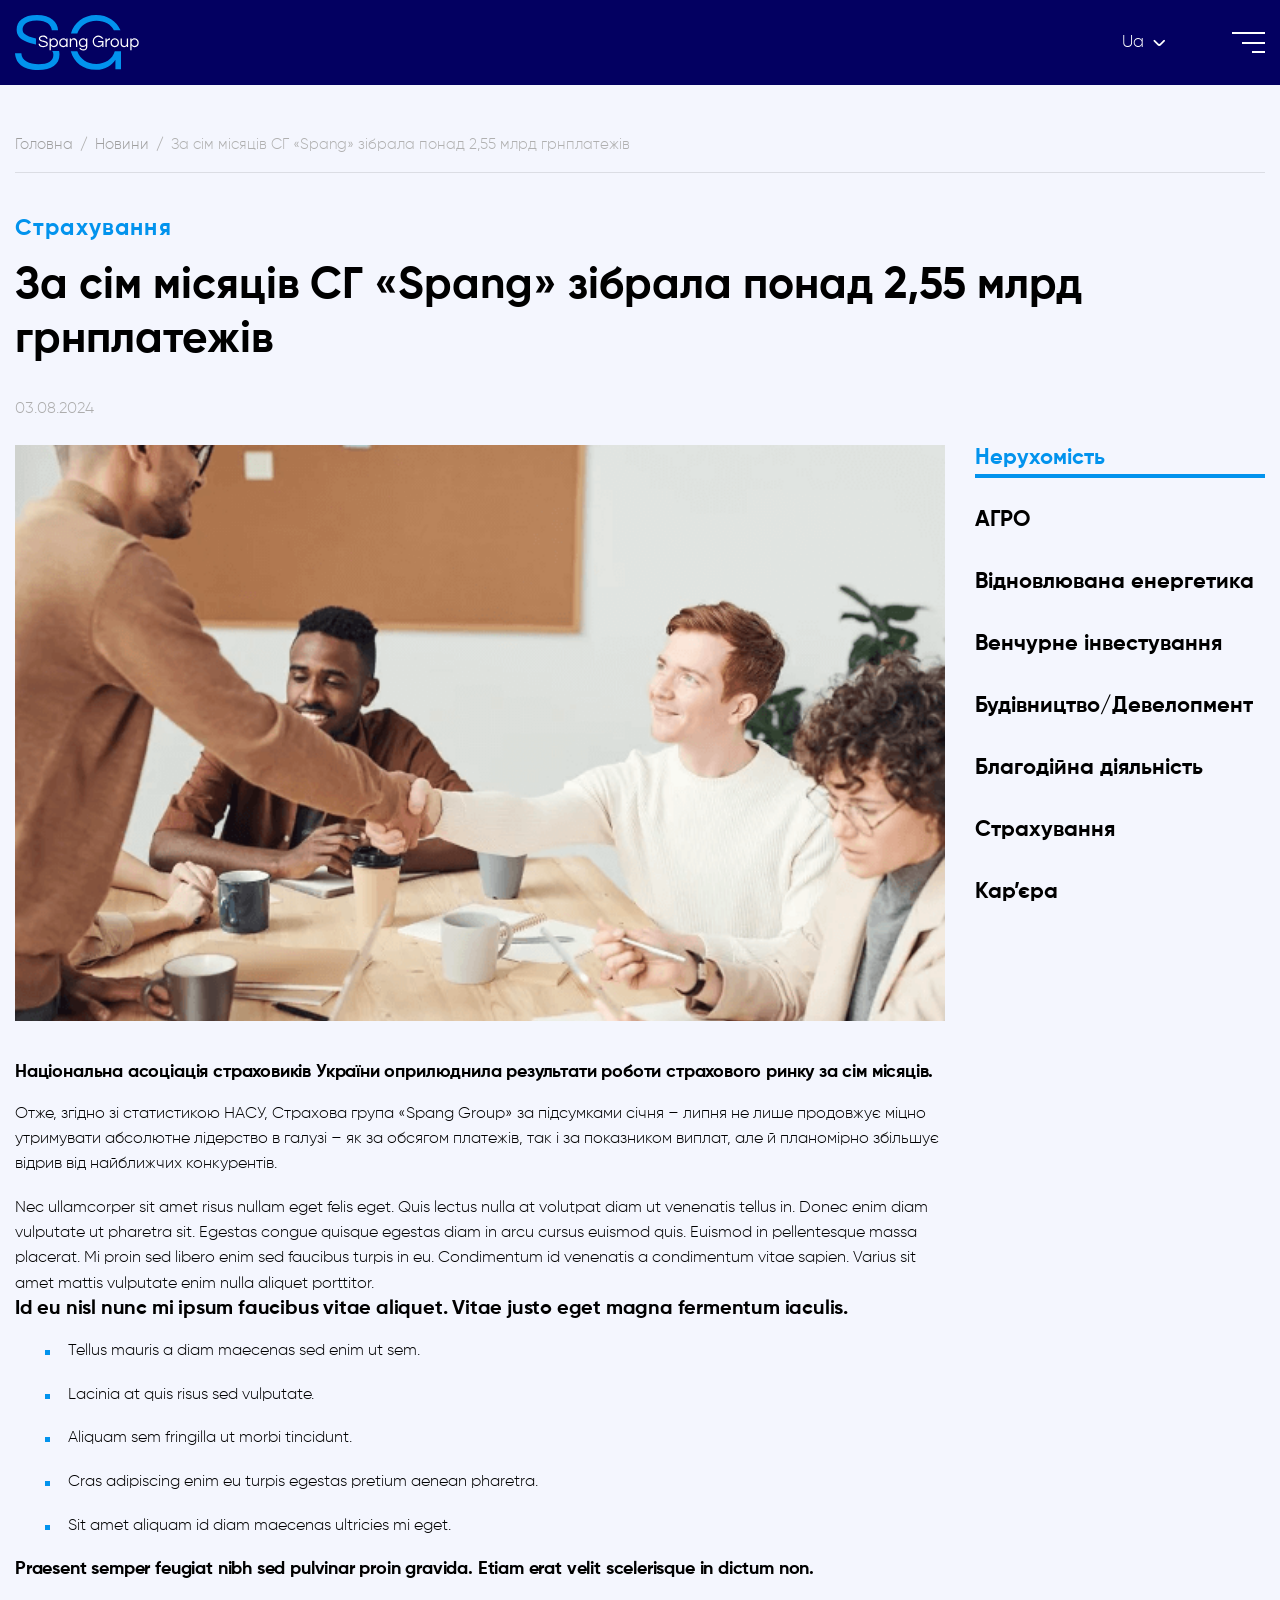
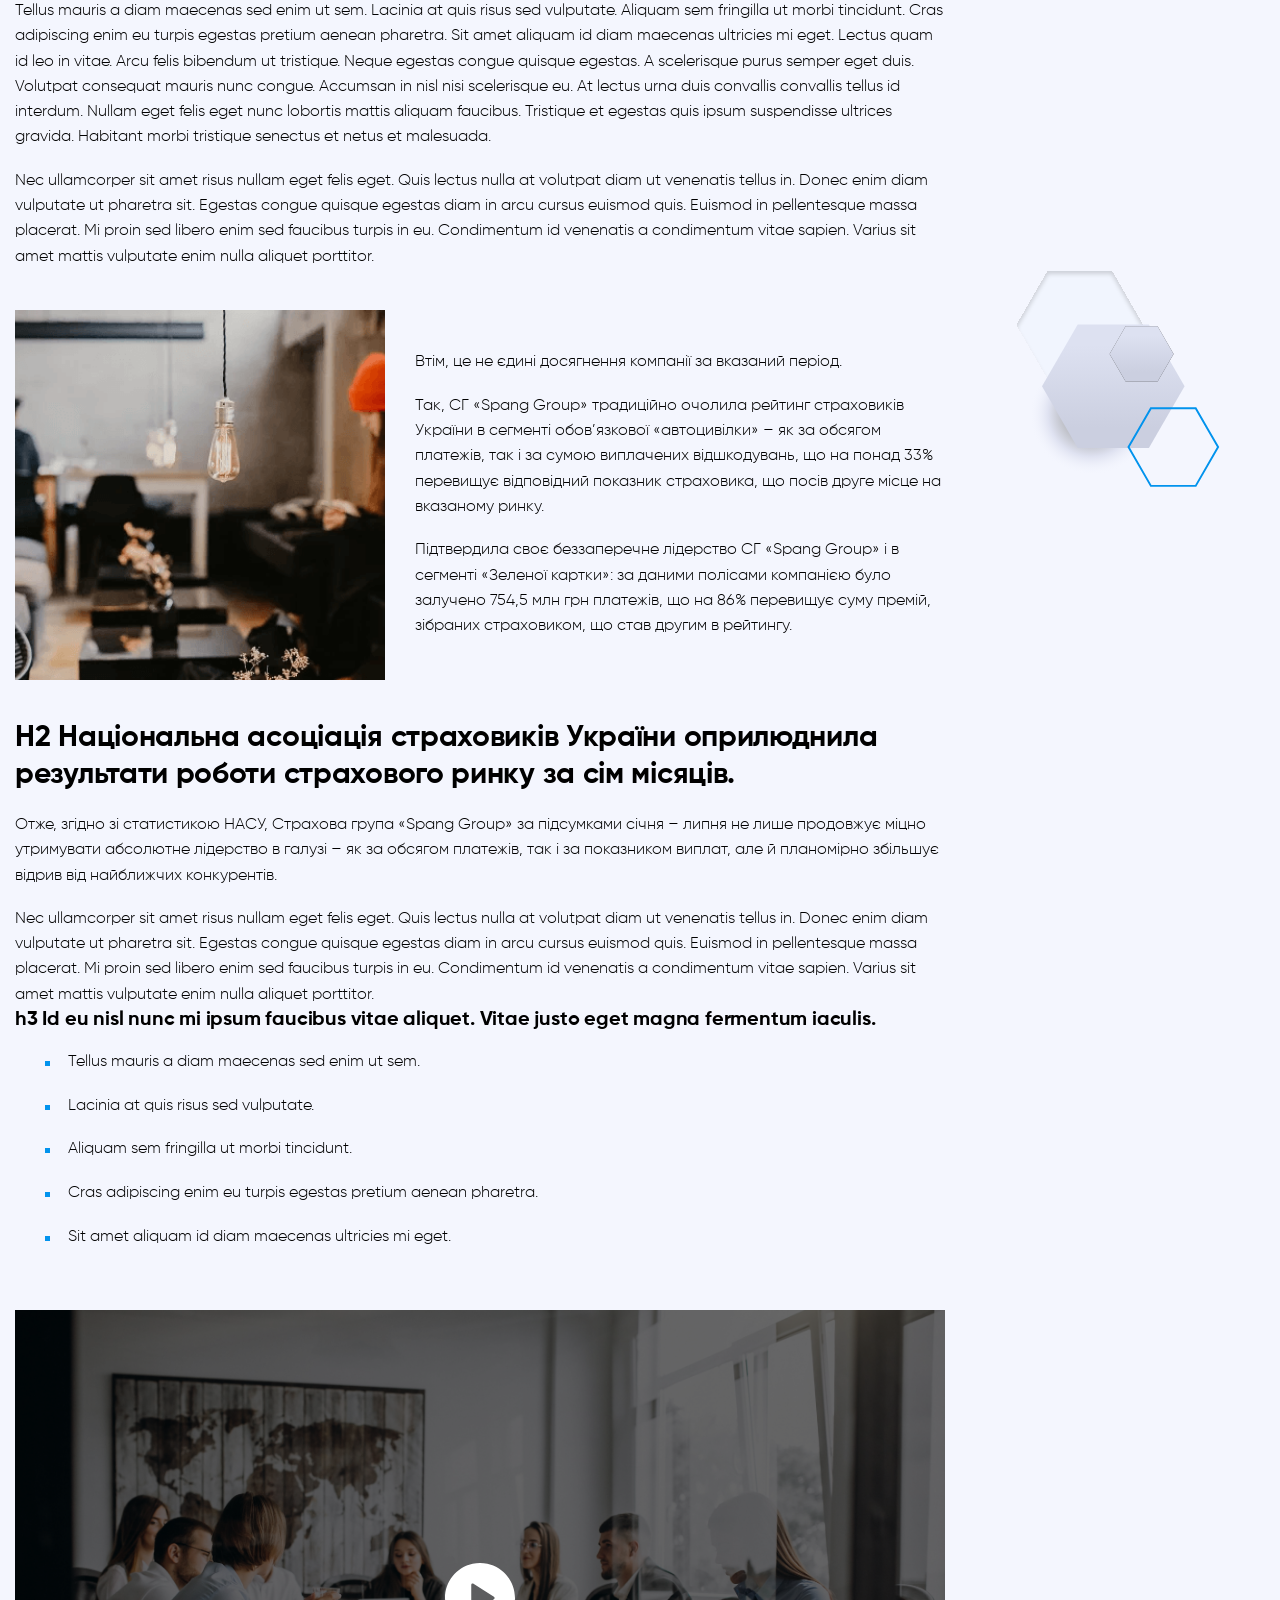
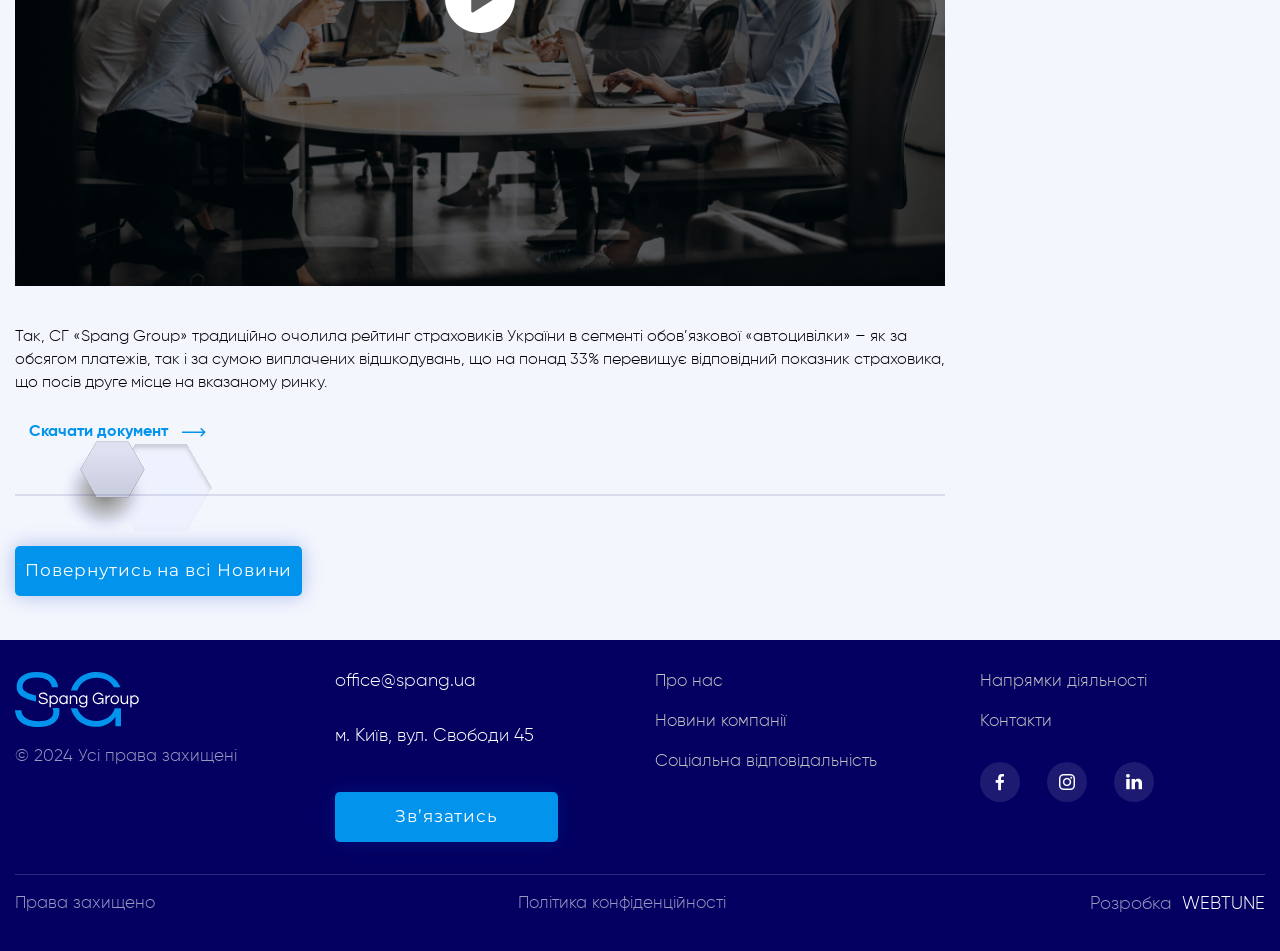
<file: blog-inner.html>
<!DOCTYPE html>
<html lang="uk" xmlns="http://www.w3.org/1999/html">
<head>
    <meta charset="utf-8"/>
    <meta http-equiv="X-UA-Compatible" content="IE=edge"/>

    <meta name="viewport" content="width=device-width, initial-scale=1, minimum-scale=1, maximum-scale=1"/>
    <meta name="format-detection" content="telephone=no"/>

    <title>Spang group</title>
    <meta name="description" content=""/>
    <link rel="shortcut icon" href="assets/img/favicon.ico">

    <link rel="stylesheet" href="assets/css/app.css"/>

</head>

<body>

<header class="header js-header">
    <div class=" container">
        <div class="header__inner d-flex align-middle align-justify">

            <a href="index.html" class="logo__wrap">
                <img src="assets/img/logo.svg" alt="Spang group" class="logo">
            </a>
            <div class="d-flex align-right align-middle">

                <div class="lang__wrap --relative">
                    <div class="lang__current d-flex align-middle">
                        <a href="/ua/">Ua</a> <i class="icon-ar-bottom"></i> <!--поточна мова-->
                    </div>

                    <ul class="lang">
                        <li class="lang-item"><a href="ua">Ua</a>
                        </li>
                        <li class="lang-item "><a href="eng">ENG</a>
                        </li>
                    </ul>
                </div>
                <div class="burger__wrap js-header align-middle align-center">
                    <div class="burger">
                        <span></span>
                        <span></span>
                        <span></span>
                    </div>
                </div>
            </div>
            <div class="navbar">
                <ul class="menu">
                    <li class="menu-item ">
                        <a href="about.html">Про нас </a>
                    </li>
                    <li class="menu-item ">
                        <a href="direction.html">Напрямки діяльності</a>
                    </li>
                    <li class="menu-item ">
                        <a href="social-responsibility.html">Соціальна відповідальність </a>
                    </li>
                    <li class="menu-item">
                        <a href="blog.html">Новини</a>
                    </li>
                    <li class="menu-item">
                        <a href="contacts.html">Контакти</a>
                    </li>
                </ul>
            </div>
        </div>
    </div>
</header>

<div class="body-padding"></div>

<main class="main">
    <section class="s-article --relative">
        <img src="assets/img/decor-1.svg" class="decor decor-1 " alt="decor">
        <img src="assets/img/decor-2.svg" class="decor decor-2" alt="decor">
        <div class="container">
            <div class="row">
                <div class="col-xl-12 col-lg-12 col-md-12 col-sm-12 col-xs-12">
                    <div class="kama_breadcrumbs">
                    <span>
                        <a href="">
                            <span>Головна</span>
                        </a>
                    </span>
                        <span class="kb_sep">/</span>
                        <span>
                        <a href="">
                            <span>Новини</span>
                        </a>
                    </span>
                        <span class="kb_sep">/</span>
                        <span class="kb_title">За сім місяців СГ «Spang» зібрала понад 2,55 млрд грнплатежів</span>
                    </div>
                </div>
            </div>
            <div class="row m-row">
                <div class="col-xl-12 col-lg-12 col-md-12 col-sm-12 col-xs-12 column ">
                    <div class="heading__sub text-bold">Страхування</div>
                    <h1 class="heading text-bold">За сім місяців СГ «Spang» зібрала понад 2,55 млрд грнплатежів</h1>
                    <div class="date">03.08.2024</div>
                </div>
            </div>
        </div>
        <div class="container">
            <div class="row m-row">
                <div class="col-xl-9 col-lg-9 col-md-9 col-sm-12 col-xs-12 column">

                    <div class="s-image mb-40">

                        <div class="row m-row ">
                            <div class="col-xl-12 col-lg-12 col-md-12 col-sm-12 col-xs-12 column">
                                <div class="img__wrap ">
                                    <img src="./assets/img/article-2.png" class="img" alt="">
                                </div>
                            </div>
                        </div>
                    </div>
                    <div class="s-text mb-40">

                        <div class="row">
                            <div class="col-xl-12 col-lg-12 col-md-12 col-sm-12 col-xs-12">
                                <div class="s-text__description editor-style">
                                    <h4>Національна асоціація страховиків України оприлюднила результати роботи
                                        страхового ринку за сім місяців.
                                    </h4>
                                    <p> Отже, згідно зі статистикою НАСУ, Страхова група «Spang Group» за підсумками
                                        січня – липня не лише продовжує міцно утримувати абсолютне лідерство в галузі –
                                        як за обсягом платежів, так і за показником виплат, але й планомірно збільшує
                                        відрив від найближчих конкурентів.</p>
                                    <p> Nec ullamcorper sit amet risus nullam eget felis eget. Quis lectus nulla at
                                        volutpat diam ut
                                        venenatis
                                        tellus
                                        in. Donec enim diam vulputate ut pharetra sit. Egestas congue quisque egestas
                                        diam in arcu
                                        cursus euismod
                                        quis.
                                        Euismod in pellentesque massa placerat. Mi proin sed libero enim sed faucibus
                                        turpis in eu.
                                        Condimentum id
                                        venenatis a condimentum vitae sapien. Varius sit amet mattis vulputate enim
                                        nulla aliquet
                                        porttitor.</p>
                                    <h3>Id eu nisl nunc mi ipsum faucibus vitae aliquet. Vitae justo eget magna
                                        fermentum
                                        iaculis.</h3>
                                    <ul>
                                        <li>Tellus mauris a diam maecenas sed enim ut sem.</li>
                                        <li>Lacinia at quis risus sed vulputate.</li>
                                        <li>Aliquam sem fringilla ut morbi tincidunt.</li>
                                        <li>Cras adipiscing enim eu turpis egestas pretium aenean pharetra.</li>
                                        <li>Sit amet aliquam id diam maecenas ultricies mi eget.</li>
                                    </ul>


                                    <h4>Praesent semper feugiat nibh sed pulvinar proin gravida. Etiam erat velit
                                        scelerisque in
                                        dictum non.</h4>
                                    <p>Tellus mauris a diam maecenas sed enim ut sem. Lacinia at quis risus sed
                                        vulputate. Aliquam
                                        sem fringilla ut
                                        morbi tincidunt. Cras adipiscing enim eu turpis egestas pretium aenean pharetra.
                                        Sit amet
                                        aliquam id diam
                                        maecenas ultricies mi eget. Lectus quam id leo in vitae. Arcu felis bibendum ut
                                        tristique.
                                        Neque egestas
                                        congue
                                        quisque egestas. A scelerisque purus semper eget duis. Volutpat consequat mauris
                                        nunc
                                        congue. Accumsan in
                                        nisl
                                        nisi scelerisque eu. At lectus urna duis convallis convallis tellus id interdum.
                                        Nullam eget
                                        felis eget nunc
                                        lobortis mattis aliquam faucibus. Tristique et egestas quis ipsum suspendisse
                                        ultrices
                                        gravida. Habitant
                                        morbi
                                        tristique senectus et netus et malesuada.</p>
                                    <p> Nec ullamcorper sit amet risus nullam eget felis eget. Quis lectus nulla at
                                        volutpat diam ut
                                        venenatis
                                        tellus
                                        in. Donec enim diam vulputate ut pharetra sit. Egestas congue quisque egestas
                                        diam in arcu
                                        cursus euismod
                                        quis.
                                        Euismod in pellentesque massa placerat. Mi proin sed libero enim sed faucibus
                                        turpis in eu.
                                        Condimentum id
                                        venenatis a condimentum vitae sapien. Varius sit amet mattis vulputate enim
                                        nulla aliquet
                                        porttitor.</p>
                                </div>
                            </div>
                        </div>

                    </div>
                    <div class="s-img-text mb-40">

                        <div class="row m-row align-middle">
                            <div class="col-xl-5 col-lg-5 col-md-5 col-sm-12 col-xs-12 column">
                                <div class="img__wrap --relative">
                                    <img src="./assets/img/article-1.png" class="img" alt="">
                                </div>
                            </div>
                            <div class="col-xl-7 col-lg-7 col-md-7 col-sm-12 col-xs-12 column">
                                <div class="s-text__description editor-style">

                                    <p>Втім, це не єдині досягнення компанії за вказаний період.</p>
                                    <p>Так, СГ «Spang Group» традиційно очолила рейтинг страховиків України в сегменті
                                        обов’язкової «автоцивілки» – як за обсягом платежів, так і за сумою виплачених
                                        відшкодувань, що на понад 33% перевищує відповідний показник страховика, що
                                        посів
                                        друге місце на вказаному ринку.</p>
                                    <p>Підтвердила своє беззаперечне лідерство СГ «Spang Group» і в сегменті «Зеленої
                                        картки»: за даними полісами компанією було залучено 754,5 млн грн платежів, що
                                        на
                                        86% перевищує суму премій, зібраних страховиком, що став другим в рейтингу.</p>

                                </div>
                            </div>
                        </div>
                    </div>
                    <div class="s-text mb-40">

                        <div class="row">
                            <div class="col-xl-12 col-lg-12 col-md-12 col-sm-12 col-xs-12">
                                <div class="s-text__description editor-style">
                                    <h2><b> H2 Національна асоціація страховиків України оприлюднила результати роботи
                                        страхового ринку за сім місяців.</b>
                                    </h2>
                                    <p> Отже, згідно зі статистикою НАСУ, Страхова група «Spang Group» за підсумками
                                        січня – липня не лише продовжує міцно утримувати абсолютне лідерство в галузі –
                                        як за обсягом платежів, так і за показником виплат, але й планомірно збільшує
                                        відрив від найближчих конкурентів.</p>
                                    <p> Nec ullamcorper sit amet risus nullam eget felis eget. Quis lectus nulla at
                                        volutpat diam ut
                                        venenatis
                                        tellus
                                        in. Donec enim diam vulputate ut pharetra sit. Egestas congue quisque egestas
                                        diam in arcu
                                        cursus euismod
                                        quis.
                                        Euismod in pellentesque massa placerat. Mi proin sed libero enim sed faucibus
                                        turpis in eu.
                                        Condimentum id
                                        venenatis a condimentum vitae sapien. Varius sit amet mattis vulputate enim
                                        nulla aliquet
                                        porttitor.</p>
                                    <h3> h3  Id eu nisl nunc mi ipsum faucibus vitae aliquet. Vitae justo eget magna
                                        fermentum
                                        iaculis.</h3>
                                    <ul>
                                        <li>Tellus mauris a diam maecenas sed enim ut sem.</li>
                                        <li>Lacinia at quis risus sed vulputate.</li>
                                        <li>Aliquam sem fringilla ut morbi tincidunt.</li>
                                        <li>Cras adipiscing enim eu turpis egestas pretium aenean pharetra.</li>
                                        <li>Sit amet aliquam id diam maecenas ultricies mi eget.</li>
                                    </ul>


                                </div>
                            </div>
                        </div>

                    </div>
                    <div class="s-video mb-40">
                        <div class="row --relative">
                            <div class="col-xl-12 col-lg-12 col-md-12 col-sm-12 col-xs-12 preload-entry">
                                <div class="preload__wrap">
                                    <video class="video" muted loop>
                                        <source src="https://video.wixstatic.com/video/eaef95_c0230aa6601147b1ae084960f343897e/1080p/mp4/file.mp4"
                                                type="video/mp4">
                                        <source src="" type="video/webm">
                                        <source src="" type="video/ogv">
                                    </video>
                                    <div class="preload ">
                                        <img src="./assets/img/video.jpg" class="preload__img" alt="">
                                    </div>

                                    <a class="btn-play preload__btn d-flex align-middle align-center">
                                        <img src="assets/img/play.svg" alt="">
                                    </a>
                                </div>
                            </div>

                        </div>
                    </div>
                    <div class="s-download ">
                        <div class="row">
                            <div class="col-xl-12 col-lg-12 col-md-12 col-sm-12 col-xs-12">

                                <div class="description text-s text-light"> Так, СГ «Spang Group» традиційно очолила
                                    рейтинг страховиків
                                    України в сегменті обов’язкової «автоцивілки» – як за обсягом платежів, так і за
                                    сумою виплачених відшкодувань, що на понад 33% перевищує відповідний показник
                                    страховика, що посів друге місце на вказаному ринку.
                                </div>
                                <a href="index.html"
                                   class="btn btn-more d-flex align-left align-middle"><i class="icon-download"></i>
                                    <span>Cкачати документ</span>
                                    <i class="icon-ar-btn-right"></i> </a>
                            </div>
                        </div>
                    </div>

                    <hr>

                    <a href="blog.html" class="btn btn-primary  d-none d-md-inline-block">Повернутись на всі Новини</a>
                </div>
                <div class="col-xl-3 col-lg-3 col-md-3 col-sm-12 col-xs-12 column">
                    <div class="sticky-block d-none d-md-block">
                        <ul class="article-filter">
                            <li><a href="" class="current text-bold --relative">Нерухомість</a></li>
                            <li><a href="" class="text-bold --relative">АГРО</a></li>
                            <li><a href="" class="text-bold --relative">Відновлювана енергетика</a></li>
                            <li><a href="" class="text-bold --relative"> Венчурне інвестування</a></li>
                            <li><a href="" class="text-bold --relative">Будівництво/Девелопмент</a></li>
                            <li><a href="" class="text-bold --relative">Благодійна діяльність</a></li>
                            <li><a href="" class="text-bold --relative">Страхування</a></li>
                            <li><a href="" class="text-bold --relative">Кар’єра</a></li>
                        </ul>
                    </div>
                </div>
            </div>
        </div>
    </section>
</main>

<div class="popup-wrapper">
    <div class="bg-layer"></div>

    <div class="popup-content cta" data-rel="cta">
        <div class="layer-close"></div>
        <div class="popup-container ">
            <div class="btn-close d-flex align-middle align-center"><img src="assets/img/close.svg" alt="close icon">
            </div>

            <div class="popup-form text-center">
                <h4 class="popup-form__heading heading-font text-bold">Зворотній зв'язок</h4>
                <form>
                    <div class="row m-row">
                        <div class="col-xl-12 col-lg-12 col-md-12 col-sm-12 col-xs-12 column">
                            <div class="form-control">
                                <input class="form-control__input" type="text" name="" value=""
                                       placeholder="Ім’я "
                                       title="">
                                <i class="icon-user"></i>
                            </div>
                        </div>
                        <div class="col-xl-12 col-lg-12 col-md-12 col-sm-12 col-xs-12 column">
                            <div class="form-control">
                                <input class="form-control__input" type="tel" name="" value=""
                                       placeholder="+38 (000) 000 00 00"
                                       title="">
                                <i class="icon-phone"></i>
                            </div>
                        </div>
                        <div class="col-xl-12 col-lg-12 col-md-12 col-sm-12 col-xs-12 column">
                            <input type="submit" value="Надіслати" class="btn btn-more">
                        </div>
                    </div>
                </form>
            </div>
        </div>
    </div>

</div>

<footer class="footer overlap">
    <div class="container">
        <div class="row align-justify m-row footer__main">
            <div class="col-xl-3 col-lg-3 col-md-3 col-sm-12 col-xs-12 column logo__wrap">

                <a href="index.html" class="logo__link">
                    <img src="assets/img/logo.svg" alt="Spang group" class="logo">
                </a>
                <div class="copyright">
                    © 2024 Усі права захищені
                </div>
            </div>
            <div class="col-xl-3 col-lg-3 col-md-6 col-sm-12 col-xs-12 footer-item column">
                <ul class="contact">
                    <li class="contact-item">
                        <a href="mailto:office@spang.ua" class="text-light">office@spang.ua</a>
                    </li>
                    <li class="contact-item">
                        <a href="" class="text-light">м. Київ, вул. Свободи 45</a>
                    </li>
                </ul>

                <div class="btn-primary text-center">Зв’язатись</div>
            </div>
            <div class="col-xl-6 col-lg-6 col-md-6 col-sm-12 col-xs-12 footer-item column grid">
                <ul class="menu">
                    <li class="menu-item  current-menu-item">
                        <a href="about.html">Про нас</a>
                    </li>
                    <li class="menu-item">
                        <a href="direction.html"> Напрямки діяльності</a>
                    </li>
                    <li class="menu-item">
                        <a href="blog.html">Новини компанії</a>
                    </li>
                    <li class="menu-item">
                        <a href="contacts.html"> Контакти</a>
                    </li>
                    <li class="menu-item">
                        <a href=""> Соціальна відповідальність</a>
                    </li>

                </ul>

                <ul class="social d-flex">
                    <li class="social-item">
                        <a href="#" target="_self" class="d-flex align-center align-middle">
                            <i class="icon-facebook"></i>
                        </a>
                    </li>
                    <li class="social-item">
                        <a href="#" target="_self" class="d-flex align-center align-middle">
                            <i class="icon-instagram"></i>
                        </a>
                    </li>
                    <li class="social-item">
                        <a href="#" target="_self" class="d-flex align-center align-middle">
                            <i class="icon-linkedin"></i>
                        </a>
                    </li>
                </ul>
            </div>
        </div>


        <div class="row footer__bottom">
            <div class="col-xl-12 col-lg-12 col-md-12 col-sm-12 col-xs-12 d-flex align-middle align-justify ">
                <div class="copyright">
                    Права захищено
                </div>

                <a href="" class="copyright">
                    Політика конфіденційності
                </a>

                <div class="develop d-flex align-middle align-right">
                    <div class="develop__text">Розробка</div>
                    <a href="" class="develop__link">
                        WEBTUNE
                    </a>
                </div>
            </div>
        </div>
    </div>
</footer>


<script src="./assets/js/jquery-3.7.0.min.js"></script>
<script src="assets/js/swiper-bundle.min.js"></script>
<script src="assets/js/js_app.min.js"></script>

</body>
</html>
</file>
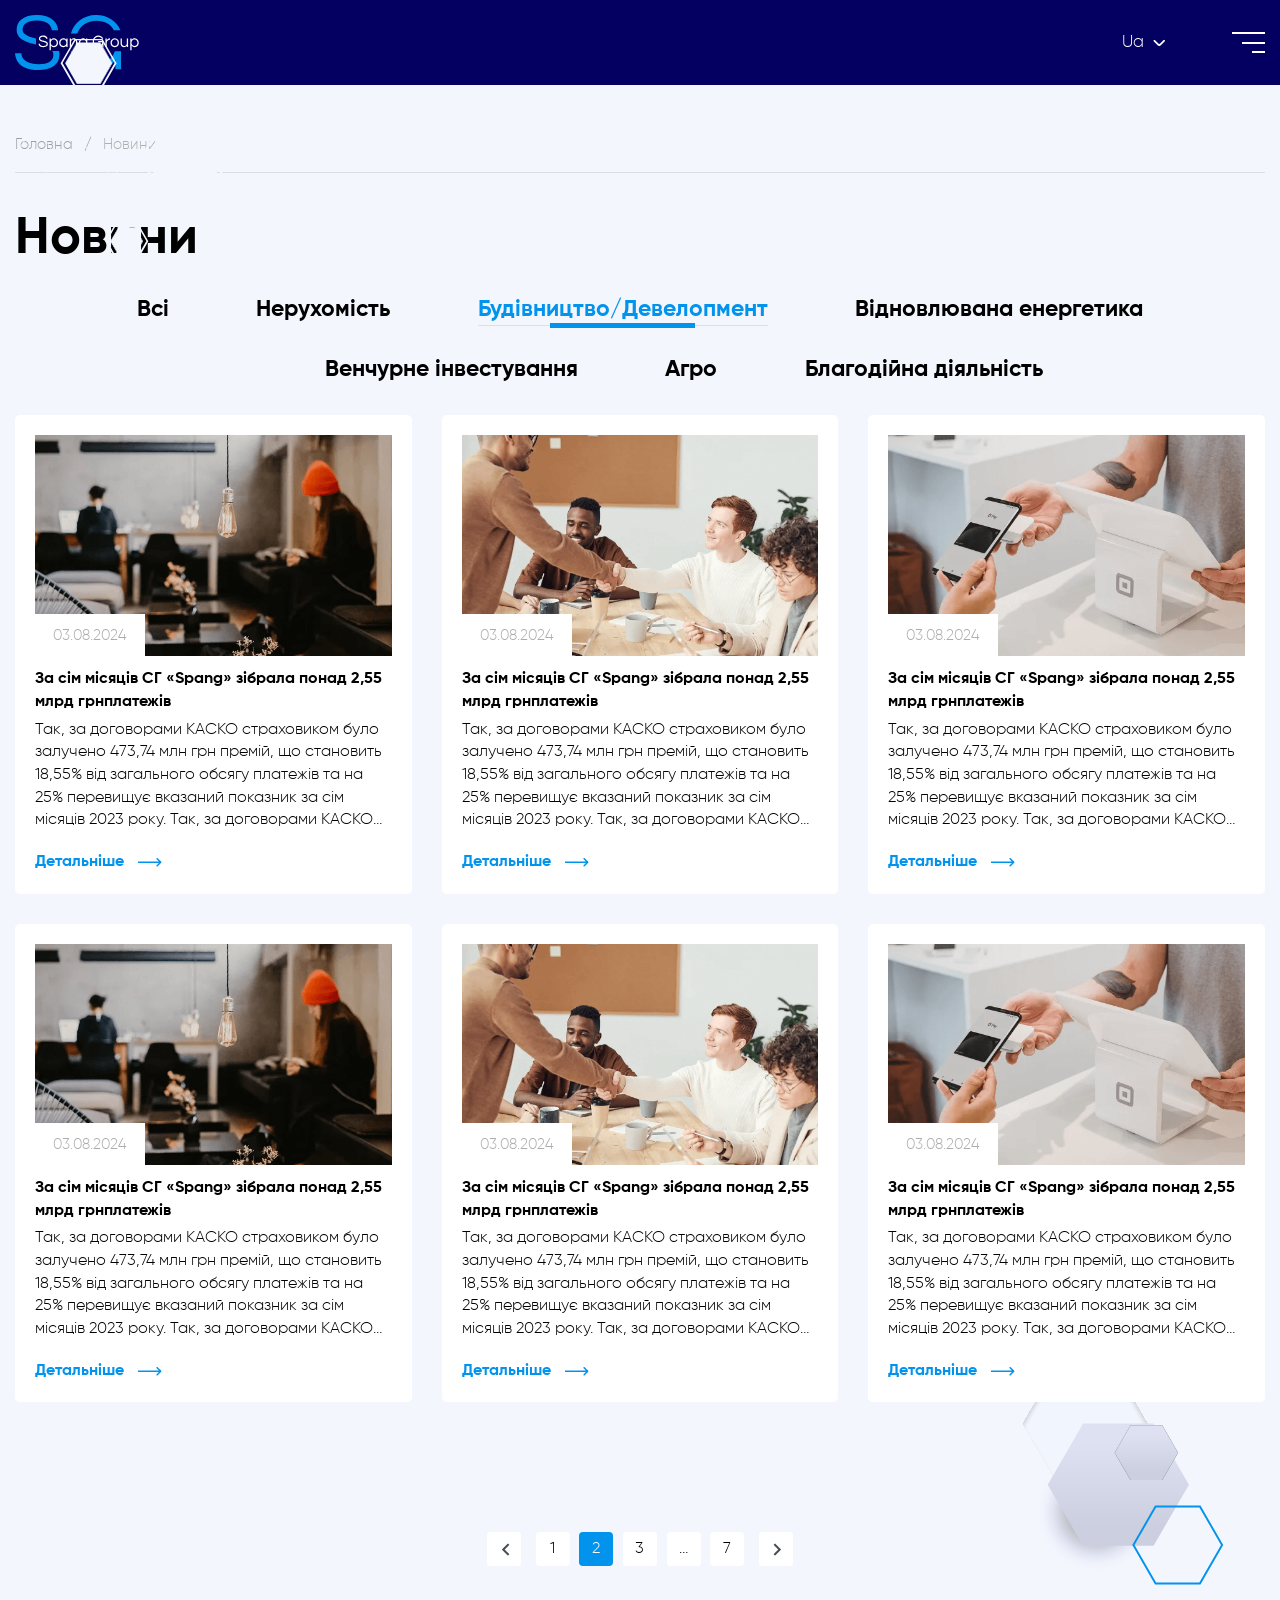
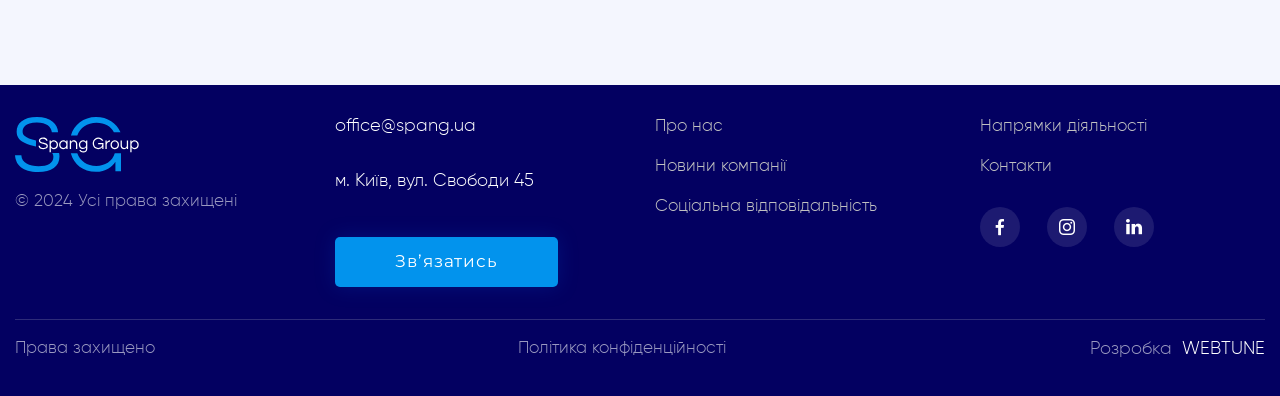
<file: blog.html>
<!DOCTYPE html>
<html lang="uk" xmlns="http://www.w3.org/1999/html">
<head>
    <meta charset="utf-8"/>
    <meta http-equiv="X-UA-Compatible" content="IE=edge"/>

    <meta name="viewport" content="width=device-width, initial-scale=1, minimum-scale=1, maximum-scale=1"/>
    <meta name="format-detection" content="telephone=no"/>

    <title>Spang group</title>
    <meta name="description" content=""/>
    <link rel="shortcut icon" href="assets/img/favicon.ico">
    <link rel="stylesheet" href="assets/css/app.css"/>

</head>

<body>

<header class="header js-header">
    <div class=" container">
        <div class="header__inner d-flex align-middle align-justify">

            <a href="index.html" class="logo__wrap">
                <img src="assets/img/logo.svg" alt="Spang group" class="logo">
            </a>
            <div class="d-flex align-right align-middle">

                <div class="lang__wrap --relative">
                    <div class="lang__current d-flex align-middle">
                        <a href="/ua/">Ua</a> <i class="icon-ar-bottom"></i> <!--поточна мова-->
                    </div>

                    <ul class="lang">
                        <li class="lang-item"><a href="ua">Ua</a>
                        </li>
                        <li class="lang-item "><a href="eng">ENG</a>
                        </li>
                    </ul>
                </div>
                <div class="burger__wrap js-header align-middle align-center">
                    <div class="burger">
                        <span></span>
                        <span></span>
                        <span></span>
                    </div>
                </div>
            </div>
            <div class="navbar">
                <ul class="menu">
                    <li class="menu-item ">
                        <a href="about.html">Про нас </a>
                    </li>
                    <li class="menu-item ">
                        <a href="direction.html">Напрямки діяльності</a>
                    </li>
                    <li class="menu-item ">
                        <a href="social-responsibility.html">Соціальна відповідальність </a>
                    </li>
                    <li class="menu-item">
                        <a href="blog.html">Новини</a>
                    </li>
                    <li class="menu-item">
                        <a href="contacts.html">Контакти</a>
                    </li>
                </ul>
            </div>
        </div>
    </div>
</header>

<div class="body-padding"></div>

<main class="main ">
    <section class="s-news --relative">
        <img src="assets/img/decor-1.svg" alt="" class="decor decor-1">
        <img src="assets/img/decor-4.svg" alt="" class="decor decor-2">
        <div class="container">
            <div class="row">
                <div class="col-xl-12 col-lg-12 col-md-12 col-sm-12 col-xs-12">
                    <div class="kama_breadcrumbs">
                        <span>
                            <a href="" itemprop="item">
                                <span>Головна</span>
                            </a>
                            <span class="kb_sep">/</span>
                        <span class="kb_title">Новини</span>
                        </span>
                    </div>

                </div>
            </div>
            <div class="row">
                <div class="col-xl-12 col-lg-12 col-md-12 col-sm-12 col-xs-12 d-flex align-middle align-justify">
                    <h1 class="s-banner__heading text-xl text-bold">
                        Новини
                    </h1>
                </div>
            </div>
            <div class="row m-row">
                <div class="col-xl-12 col-lg-12 col-md-12 col-sm-12 col-xs-12 column">

                    <div class="filter__wrap d-flex align-middle align-center">
                        <a href="blog-inner.html"
                           class="filter__link  text-l text-bold "><span>Всі</span></a>
                        <a href="" class="filter__link text-l text-bold "><span>Нерухомість</span></a>
                        <a href=""
                           class="filter__link current text-l text-bold "><span>Будівництво/Девелопмент</span></a>
                        <a href=""
                           class="filter__link text-l text-bold "><span> Відновлювана енергетика</span></a>

                        <a href="" class="filter__link text-l text-bold "><span> Венчурне інвестування</span></a>
                        <a href="" class="filter__link text-l text-bold "><span> Агро</span></a>
                        <a href="" class="filter__link text-l text-bold "><span>Благодійна діяльність</span></a>
                    </div>
                </div>
            </div>
            <div class="row m-row align-center">
                <div class="col-xl-4 col-lg-4 col-md-4 col-sm-12 col-xs-12 column">
                    <a href="blog-inner.html" class="article__item ">
                        <div class="article__img-wrap --relative">
                            <img src="assets/img/article-1.png" alt="" class="article__img">
                            <div class="article__date text-s --relative">
                                03.08.2024
                            </div>
                        </div>
                        <div class="article__info">
                            <div class="article__title text-s text-bold">
                                За сім місяців СГ «Spang» зібрала понад 2,55 млрд грнплатежів
                            </div>
                            <div class="article__description text-s text-regular">
                                Так, за договорами КАСКО страховиком було залучено 473,74 млн грн премій, що становить
                                18,55% від загального обсягу платежів та на 25% перевищує вказаний показник за сім
                                місяців 2023 року.
                                Так, за договорами КАСКО страховиком було залучено 473,74 млн грн премій, що становить
                                18,55% від загального обсягу платежів та на 25% перевищує вказаний показник за сім
                                місяців 2023 року.
                            </div>
                            <div class="btn-more text-bold text-s">Детальніше<i class="icon-ar-btn-right"></i></div>
                        </div>
                    </a>
                </div>
                <div class="col-xl-4 col-lg-4 col-md-4 col-sm-12 col-xs-12 column">
                    <a href="blog-inner.html" class="article__item ">
                        <div class="article__img-wrap --relative">
                            <img src="assets/img/article-2.png" alt="" class="article__img">
                            <div class="article__date text-s --relative">
                                03.08.2024
                            </div>
                        </div>
                        <div class="article__info">
                            <div class="article__title text-s text-bold">
                                За сім місяців СГ «Spang» зібрала понад 2,55 млрд грнплатежів
                            </div>
                            <div class="article__description text-s text-regular">
                                Так, за договорами КАСКО страховиком було залучено 473,74 млн грн премій, що становить
                                18,55% від загального обсягу платежів та на 25% перевищує вказаний показник за сім
                                місяців 2023 року.
                                Так, за договорами КАСКО страховиком було залучено 473,74 млн грн премій, що становить
                                18,55% від загального обсягу платежів та на 25% перевищує вказаний показник за сім
                                місяців 2023 року.
                            </div>
                            <div class="btn-more text-bold text-s">Детальніше<i class="icon-ar-btn-right"></i></div>
                        </div>
                    </a>
                </div>
                <div class="col-xl-4 col-lg-4 col-md-4 col-sm-12 col-xs-12 column">
                    <a href="blog-inner.html" class="article__item ">
                        <div class="article__img-wrap --relative">
                            <img src="assets/img/article-3.png" alt="" class="article__img">
                            <div class="article__date text-s --relative">
                                03.08.2024
                            </div>
                        </div>
                        <div class="article__info">
                            <div class="article__title text-s text-bold">
                                За сім місяців СГ «Spang» зібрала понад 2,55 млрд грнплатежів
                            </div>
                            <div class="article__description text-s text-regular">
                                Так, за договорами КАСКО страховиком було залучено 473,74 млн грн премій, що становить
                                18,55% від загального обсягу платежів та на 25% перевищує вказаний показник за сім
                                місяців 2023 року.
                                Так, за договорами КАСКО страховиком було залучено 473,74 млн грн премій, що становить
                                18,55% від загального обсягу платежів та на 25% перевищує вказаний показник за сім
                                місяців 2023 року.
                            </div>
                            <div class="btn-more text-bold text-s">Детальніше<i class="icon-ar-btn-right"></i></div>
                        </div>
                    </a>
                </div>
                <div class="col-xl-4 col-lg-4 col-md-4 col-sm-12 col-xs-12 column">
                    <a href="blog-inner.html" class="article__item ">
                        <div class="article__img-wrap --relative">
                            <img src="assets/img/article-1.png" alt="" class="article__img">
                            <div class="article__date text-s --relative">
                                03.08.2024
                            </div>
                        </div>
                        <div class="article__info">
                            <div class="article__title text-s text-bold">
                                За сім місяців СГ «Spang» зібрала понад 2,55 млрд грнплатежів
                            </div>
                            <div class="article__description text-s text-regular">
                                Так, за договорами КАСКО страховиком було залучено 473,74 млн грн премій, що становить
                                18,55% від загального обсягу платежів та на 25% перевищує вказаний показник за сім
                                місяців 2023 року.
                                Так, за договорами КАСКО страховиком було залучено 473,74 млн грн премій, що становить
                                18,55% від загального обсягу платежів та на 25% перевищує вказаний показник за сім
                                місяців 2023 року.
                            </div>
                            <div class="btn-more text-bold text-s">Детальніше<i class="icon-ar-btn-right"></i></div>
                        </div>
                    </a>
                </div>
                <div class="col-xl-4 col-lg-4 col-md-4 col-sm-12 col-xs-12 column">
                    <a href="blog-inner.html" class="article__item ">
                        <div class="article__img-wrap --relative">
                            <img src="assets/img/article-2.png" alt="" class="article__img">
                            <div class="article__date text-s --relative">
                                03.08.2024
                            </div>
                        </div>
                        <div class="article__info">
                            <div class="article__title text-s text-bold">
                                За сім місяців СГ «Spang» зібрала понад 2,55 млрд грнплатежів
                            </div>
                            <div class="article__description text-s text-regular">
                                Так, за договорами КАСКО страховиком було залучено 473,74 млн грн премій, що становить
                                18,55% від загального обсягу платежів та на 25% перевищує вказаний показник за сім
                                місяців 2023 року.
                                Так, за договорами КАСКО страховиком було залучено 473,74 млн грн премій, що становить
                                18,55% від загального обсягу платежів та на 25% перевищує вказаний показник за сім
                                місяців 2023 року.
                            </div>
                            <div class="btn-more text-bold text-s">Детальніше<i class="icon-ar-btn-right"></i></div>
                        </div>
                    </a>
                </div>
                <div class="col-xl-4 col-lg-4 col-md-4 col-sm-12 col-xs-12 column">
                    <a href="blog-inner.html" class="article__item ">
                        <div class="article__img-wrap --relative">
                            <img src="assets/img/article-3.png" alt="" class="article__img">
                            <div class="article__date text-s --relative">
                                03.08.2024
                            </div>
                        </div>
                        <div class="article__info">
                            <div class="article__title text-s text-bold">
                                За сім місяців СГ «Spang» зібрала понад 2,55 млрд грнплатежів
                            </div>
                            <div class="article__description text-s text-regular">
                                Так, за договорами КАСКО страховиком було залучено 473,74 млн грн премій, що становить
                                18,55% від загального обсягу платежів та на 25% перевищує вказаний показник за сім
                                місяців 2023 року.
                                Так, за договорами КАСКО страховиком було залучено 473,74 млн грн премій, що становить
                                18,55% від загального обсягу платежів та на 25% перевищує вказаний показник за сім
                                місяців 2023 року.
                            </div>
                            <div class="btn-more text-bold text-s">Детальніше<i class="icon-ar-btn-right"></i></div>
                        </div>
                    </a>
                </div>
            </div>

            <div class="row align-center">
                <div class="col-xl-12 col-lg-12 col-md-12 col-sm-12 col-xs-12 ">

                    <nav class="navigation pagination">
                        <div class="nav-links d-flex">
                            <a class="prev page-numbers">
                                <i class="icon-ar-left"></i>
                            </a>
                            <a class="page-numbers">1</a>
                            <span class="page-numbers current">2</span>
                            <a class="page-numbers">3</a>
                            <span class="page-numbers dots">…</span>
                            <a class="page-numbers">7</a>
                            <a class="next page-numbers">
                                <i class="icon-ar-right"></i>
                            </a>
                        </div>
                    </nav>
                </div>
            </div>
        </div>
    </section>
</main>

<footer class="footer overlap">
    <div class="container">
        <div class="row align-justify m-row footer__main">
            <div class="col-xl-3 col-lg-3 col-md-3 col-sm-12 col-xs-12 column  logo__wrap">
                <a href="index.html" class="logo__link">
                    <img src="assets/img/logo.svg" alt="Spang group" class="logo">
                </a>
                <div class="copyright">
                    © 2024 Усі права захищені
                </div>
            </div>
            <div class="col-xl-3 col-lg-3 col-md-6 col-sm-12 col-xs-12 footer-item column">
                <ul class="contact">
                    <li class="contact-item">
                        <a href="mailto:office@spang.ua" class="text-light">office@spang.ua</a>
                    </li>
                    <li class="contact-item">
                        <a href="" class="text-light">м. Київ, вул. Свободи 45</a>
                    </li>
                </ul>

                <div class="btn-primary text-center">Зв’язатись</div>
            </div>
            <div class="col-xl-6 col-lg-6 col-md-6 col-sm-12 col-xs-12 footer-item column grid">
                <ul class="menu">
                    <li class="menu-item  current-menu-item">
                        <a href="about.html">Про нас</a>
                    </li>
                    <li class="menu-item">
                        <a href="direction.html"> Напрямки діяльності</a>
                    </li>
                    <li class="menu-item">
                        <a href="blog.html">Новини компанії</a>
                    </li>
                    <li class="menu-item">
                        <a href="contacts.html"> Контакти</a>
                    </li>
                    <li class="menu-item">
                        <a href=""> Соціальна відповідальність</a>
                    </li>

                </ul>

                <ul class="social d-flex">
                    <li class="social-item">
                        <a href="#" target="_self" class="d-flex align-center align-middle">
                            <i class="icon-facebook"></i>
                        </a>
                    </li>
                    <li class="social-item">
                        <a href="#" target="_self" class="d-flex align-center align-middle">
                            <i class="icon-instagram"></i>
                        </a>
                    </li>
                    <li class="social-item">
                        <a href="#" target="_self" class="d-flex align-center align-middle">
                            <i class="icon-linkedin"></i>
                        </a>
                    </li>
                </ul>
            </div>
        </div>


        <div class="row footer__bottom">
            <div class="col-xl-12 col-lg-12 col-md-12 col-sm-12 col-xs-12 d-flex align-middle align-justify ">
                <div class="copyright">
                    Права захищено
                </div>

                <a href="" class="copyright">
                    Політика конфіденційності
                </a>

                <div class="develop d-flex align-middle align-right">
                    <div class="develop__text">Розробка</div>
                    <a href="" class="develop__link">
                        WEBTUNE
                    </a>
                </div>
            </div>
        </div>
    </div>
</footer>


<script src="./assets/js/jquery-3.7.0.min.js"></script>
<script src="assets/js/swiper-bundle.min.js"></script>

<script src="assets/js/js_app.min.js"></script>


</body>
</html>
</file>
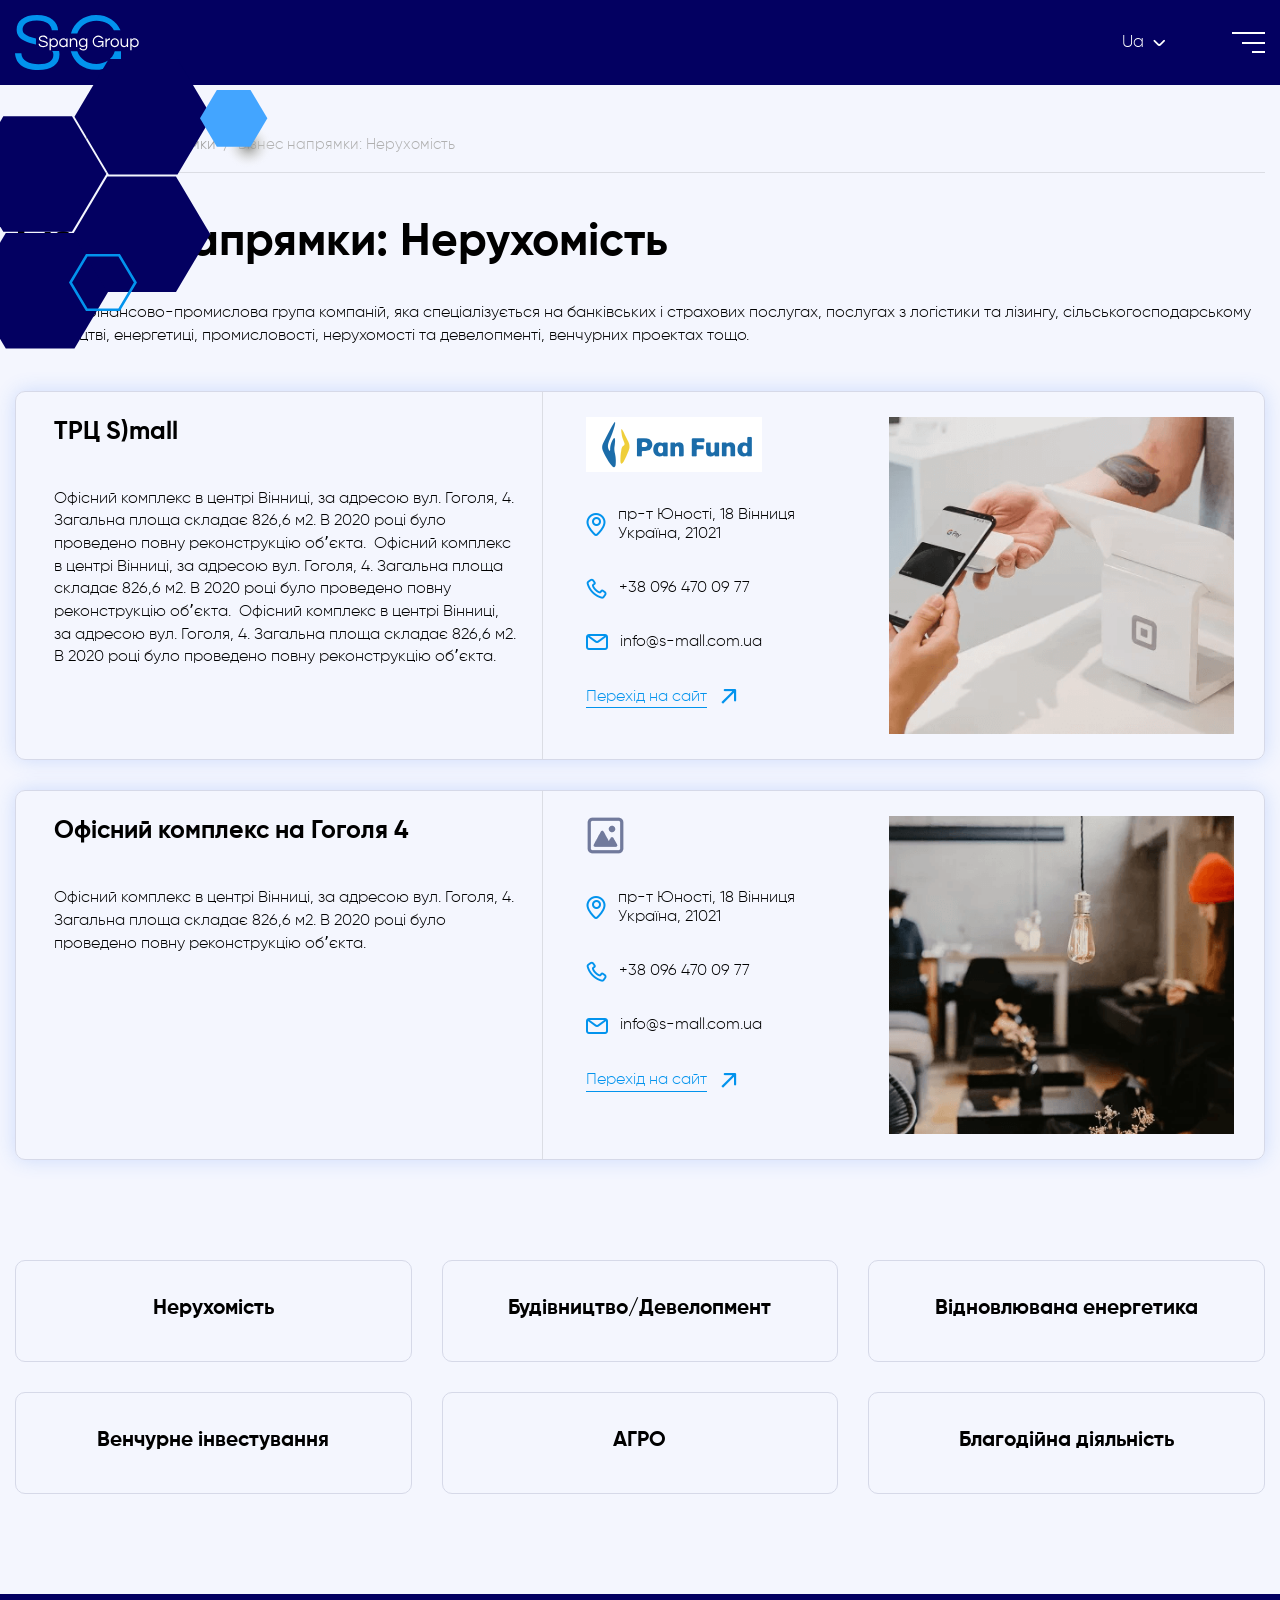
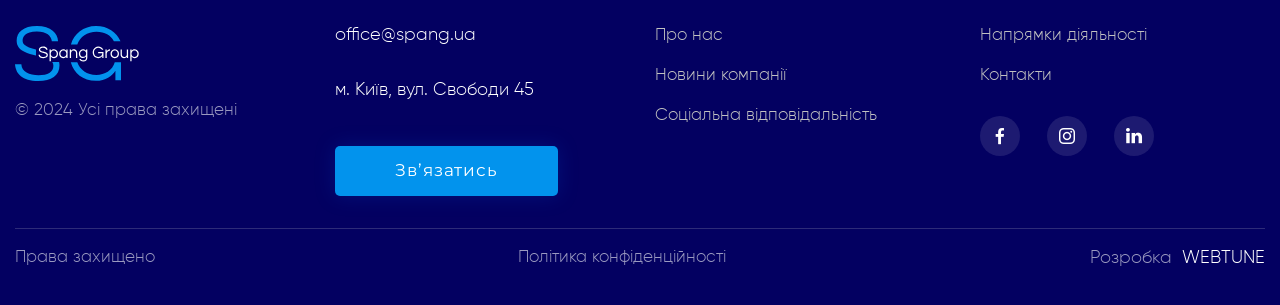
<file: direction-inner.html>
<!DOCTYPE html>
<html lang="uk" xmlns="http://www.w3.org/1999/html">
<head>
    <meta charset="utf-8"/>
    <meta http-equiv="X-UA-Compatible" content="IE=edge"/>

    <meta name="viewport" content="width=device-width, initial-scale=1, minimum-scale=1, maximum-scale=1"/>
    <meta name="format-detection" content="telephone=no"/>

    <title>Spang group</title>
    <meta name="description" content=""/>
    <link rel="shortcut icon" href="assets/img/favicon.ico">

    <link rel="stylesheet" href="assets/css/app.css"/>

</head>

<body>

<header class="header js-header">
    <div class=" container">
        <div class="header__inner d-flex align-middle align-justify">

            <a href="index.html" class="logo__wrap">
                <img src="assets/img/logo.svg" alt="Spang group" class="logo">
            </a>
            <div class="d-flex align-right align-middle">

                <div class="lang__wrap --relative">
                    <div class="lang__current d-flex align-middle">
                        <a href="/ua/">Ua</a> <i class="icon-ar-bottom"></i> <!--поточна мова-->
                    </div>

                    <ul class="lang">
                        <li class="lang-item"><a href="ua">Ua</a>
                        </li>
                        <li class="lang-item "><a href="eng">ENG</a>
                        </li>
                    </ul>
                </div>
                <div class="burger__wrap js-header align-middle align-center">
                    <div class="burger">
                        <span></span>
                        <span></span>
                        <span></span>
                    </div>
                </div>
            </div>
            <div class="navbar">
                <ul class="menu">
                    <li class="menu-item ">
                        <a href="about.html">Про нас </a>
                    </li>
                    <li class="menu-item ">
                        <a href="direction.html">Напрямки діяльності</a>
                    </li>
                    <li class="menu-item ">
                        <a href="social-responsibility.html">Соціальна відповідальність </a>
                    </li>
                    <li class="menu-item">
                        <a href="blog.html">Новини</a>
                    </li>
                    <li class="menu-item">
                        <a href="contacts.html">Контакти</a>
                    </li>
                </ul>
            </div>
        </div>
    </div>
</header>

<div class="body-padding"></div>

<main class="main ">

    <section class="s-direction-inner --relative">
        <img src="assets/img/decor-left.svg" alt="" class="decor decor-1">
        <img src="assets/img/decor-2.svg" alt="" class="decor decor-2">
        <div class="container --relative">
            <div class="row">
                <div class="col-xl-12 col-lg-12 col-md-12 col-sm-12 col-xs-12">
                    <div class="kama_breadcrumbs">
                    <span>
                        <a href="">
                            <span>Головна</span>
                        </a>
                    </span>
                        <span class="kb_sep">/</span>
                        <span>
                        <a href="">
                            <span>Бізнес напрямки</span>
                        </a>
                    </span>
                        <span class="kb_sep">/</span>
                        <span class="kb_title"> Бізнес напрямки: Нерухомість</span>
                    </div>
                </div>
            </div>
            <div class="row m-row">
                <div class="col-xl-12 col-lg-12 col-md-12 col-sm-12 col-xs-12 column">
                    <h1 class="heading text-bold text-l">Бізнес напрямки: Нерухомість</h1>
                    <div class="description text-light text-s"> Сучасна фінансово-промислова група компаній, яка
                        спеціалізується на банківських і страхових послугах, послугах з логістики та лізингу,
                        сільськогосподарському виробництві, енергетиці, промисловості, нерухомості та девелопменті,
                        венчурних проектах тощо.
                    </div>
                </div>

            </div>
            <div class="row">
                <div class="company d-flex">
                    <div class="col-xl-5 col-lg-5 col-md-5 col-sm-12 col-xs-12 column">

                        <div class="company__name text-bold">
                            ТРЦ S)mall
                        </div>
                        <div class="company__description text-light text-s">
                            Офісний комплекс в центрі Вінниці, за адресою вул. Гоголя, 4. Загальна площа складає 826,6
                            м2.
                            В 2020 році було проведено повну реконструкцію обʼєкта. 
                            Офісний комплекс в центрі Вінниці, за адресою вул. Гоголя, 4. Загальна площа складає 826,6
                            м2.
                            В 2020 році було проведено повну реконструкцію обʼєкта. 
                            Офісний комплекс в центрі Вінниці, за адресою вул. Гоголя, 4. Загальна площа складає 826,6
                            м2.
                            В 2020 році було проведено повну реконструкцію обʼєкта. 

                        </div>
                    </div>
                    <div class="col-xl-3 col-lg-3 col-md-3 col-sm-12 col-xs-12 column">
                        <div class="company__logo-wrap">
                            <img src="assets/img/company-logo-2.png" alt="" class="company__logo">
                        </div>
                        <ul class="contact">
                            <li class="contact__item">
                                <a href="" class="d-flex align-middle align-left"><i class="icon-placeholder"></i>
                                    <span>пр-т Юності, 18 Вінниця Україна, 21021</span></a>
                            </li>
                            <li class="contact__item">
                                <a href="" class="d-flex align-middle align-left"><i class="icon-phone"></i><span>+38 096 470 09 77</span>
                                </a>
                            </li>
                            <li class="contact__item">
                                <a href="" class="d-flex align-middle align-left"><i class="icon-message"></i> <span>info@s-mall.com.ua</span></a>
                            </li>
                        </ul>

                        <a href="" class="company__web d-flex align-middle align-left "><span
                                class="text-s text-regular --relative">Перехід на сайт</span>
                            <i
                                    class="icon-ar-top"></i> </a>
                    </div>
                    <div class="col-xl-4 col-lg-4 col-md-4 col-sm-12 col-xs-12 column">
                        <div class="company__img-wrap --relative">
                            <img src="assets/img/article-3.png" alt="" class="company__img">
                        </div>
                    </div>
                </div>
            </div>
            <div class="row">

                <div class="company d-flex">
                    <div class="col-xl-5 col-lg-5 col-md-5 col-sm-12 col-xs-12 column ">

                        <div class="company__name text-bold">
                            Офісний комплекс на Гоголя 4
                        </div>
                        <div class="company__description text-light text-s">
                            Офісний комплекс в центрі Вінниці, за адресою вул. Гоголя, 4. Загальна площа складає 826,6
                            м2.
                            В 2020 році було проведено повну реконструкцію обʼєкта. 
                        </div>
                    </div>
                    <div class="col-xl-3 col-lg-3 col-md-3 col-sm-12 col-xs-12 column">
                        <div class="company__logo-wrap">
                            <img src="assets/img/no-logo.png" alt="" class="company__logo">
                        </div>
                        <ul class="contact">
                            <li class="contact__item">
                                <a href="" class="d-flex align-middle align-left"><i class="icon-placeholder"></i>
                                    <span>пр-т Юності, 18 Вінниця Україна, 21021</span></a>
                            </li>
                            <li class="contact__item">
                                <a href="" class="d-flex align-middle align-left"><i class="icon-phone"></i><span>+38 096 470 09 77</span>
                                </a>
                            </li>
                            <li class="contact__item">
                                <a href="" class="d-flex align-middle align-left"><i class="icon-message"></i> <span>info@s-mall.com.ua</span></a>
                            </li>
                        </ul>

                        <a href="" class="company__web d-flex align-middle align-left "><span
                                class="text-s text-regular --relative">Перехід на сайт</span>
                            <i
                                    class="icon-ar-top"></i> </a>
                    </div>
                    <div class="col-xl-4 col-lg-4 col-md-4 col-sm-12 col-xs-12 column">
                        <div class="company__img-wrap --relative">
                            <img src="assets/img/article-1.png" alt="" class="company__img">
                        </div>
                    </div>
                </div>
            </div>

            <div class="row m-row">
                <div class="col-xl-12 col-lg-12 col-md-12 col-sm-12 col-xs-12 column">
                    <div class="direction d-flex align-middle align-center">
                        <a href="" class="direction__link text-bold text-center">Нерухомість</a>
                        <a href="" class="direction__link text-bold text-center">Будівництво/Девелопмент</a>
                        <a href="" class="direction__link text-bold text-center">Відновлювана енергетика</a>
                        <a href="" class="direction__link text-bold text-center">Венчурне інвестування</a>
                        <a href="" class="direction__link text-bold text-center">АГРО</a>
                        <a href="" class="direction__link text-bold text-center">Благодійна діяльність</a>
                    </div>
                </div>
            </div>
        </div>
    </section>
</main>

<footer class="footer overlap">
    <div class="container">
        <div class="row align-justify m-row footer__main">
            <div class="col-xl-3 col-lg-3 col-md-3 col-sm-12 col-xs-12 column  logo__wrap">
                <a href="index.html" class="logo__link">
                    <img src="assets/img/logo.svg" alt="Spang group" class="logo">
                </a>
                <div class="copyright">
                    © 2024 Усі права захищені
                </div>
            </div>
            <div class="col-xl-3 col-lg-3 col-md-6 col-sm-12 col-xs-12 footer-item column">
                <ul class="contact">
                    <li class="contact-item">
                        <a href="mailto:office@spang.ua" class="text-light">office@spang.ua</a>
                    </li>
                    <li class="contact-item">
                        <a href="" class="text-light">м. Київ, вул. Свободи 45</a>
                    </li>
                </ul>

                <div class="btn-primary text-center">Зв’язатись</div>
            </div>
            <div class="col-xl-6 col-lg-6 col-md-6 col-sm-12 col-xs-12 footer-item column grid">
                <ul class="menu">
                    <li class="menu-item  current-menu-item">
                        <a href="about.html">Про нас</a>
                    </li>
                    <li class="menu-item">
                        <a href="direction.html"> Напрямки діяльності</a>
                    </li>
                    <li class="menu-item">
                        <a href="blog.html">Новини компанії</a>
                    </li>
                    <li class="menu-item">
                        <a href="contacts.html"> Контакти</a>
                    </li>
                    <li class="menu-item">
                        <a href=""> Соціальна відповідальність</a>
                    </li>

                </ul>

                <ul class="social d-flex">
                    <li class="social-item">
                        <a href="#" target="_self" class="d-flex align-center align-middle">
                            <i class="icon-facebook"></i>
                        </a>
                    </li>
                    <li class="social-item">
                        <a href="#" target="_self" class="d-flex align-center align-middle">
                            <i class="icon-instagram"></i>
                        </a>
                    </li>
                    <li class="social-item">
                        <a href="#" target="_self" class="d-flex align-center align-middle">
                            <i class="icon-linkedin"></i>
                        </a>
                    </li>
                </ul>
            </div>
        </div>


        <div class="row footer__bottom">
            <div class="col-xl-12 col-lg-12 col-md-12 col-sm-12 col-xs-12 d-flex align-middle align-justify ">
                <div class="copyright">
                    Права захищено
                </div>

                <a href="" class="copyright">
                    Політика конфіденційності
                </a>

                <div class="develop d-flex align-middle align-right">
                    <div class="develop__text">Розробка</div>
                    <a href="" class="develop__link">
                        WEBTUNE
                    </a>
                </div>
            </div>
        </div>
    </div>
</footer>


<script src="./assets/js/jquery-3.7.0.min.js"></script>
<script src="assets/js/swiper-bundle.min.js"></script>
<script src="assets/js/js_app.min.js"></script>

</body>
</html>
</file>
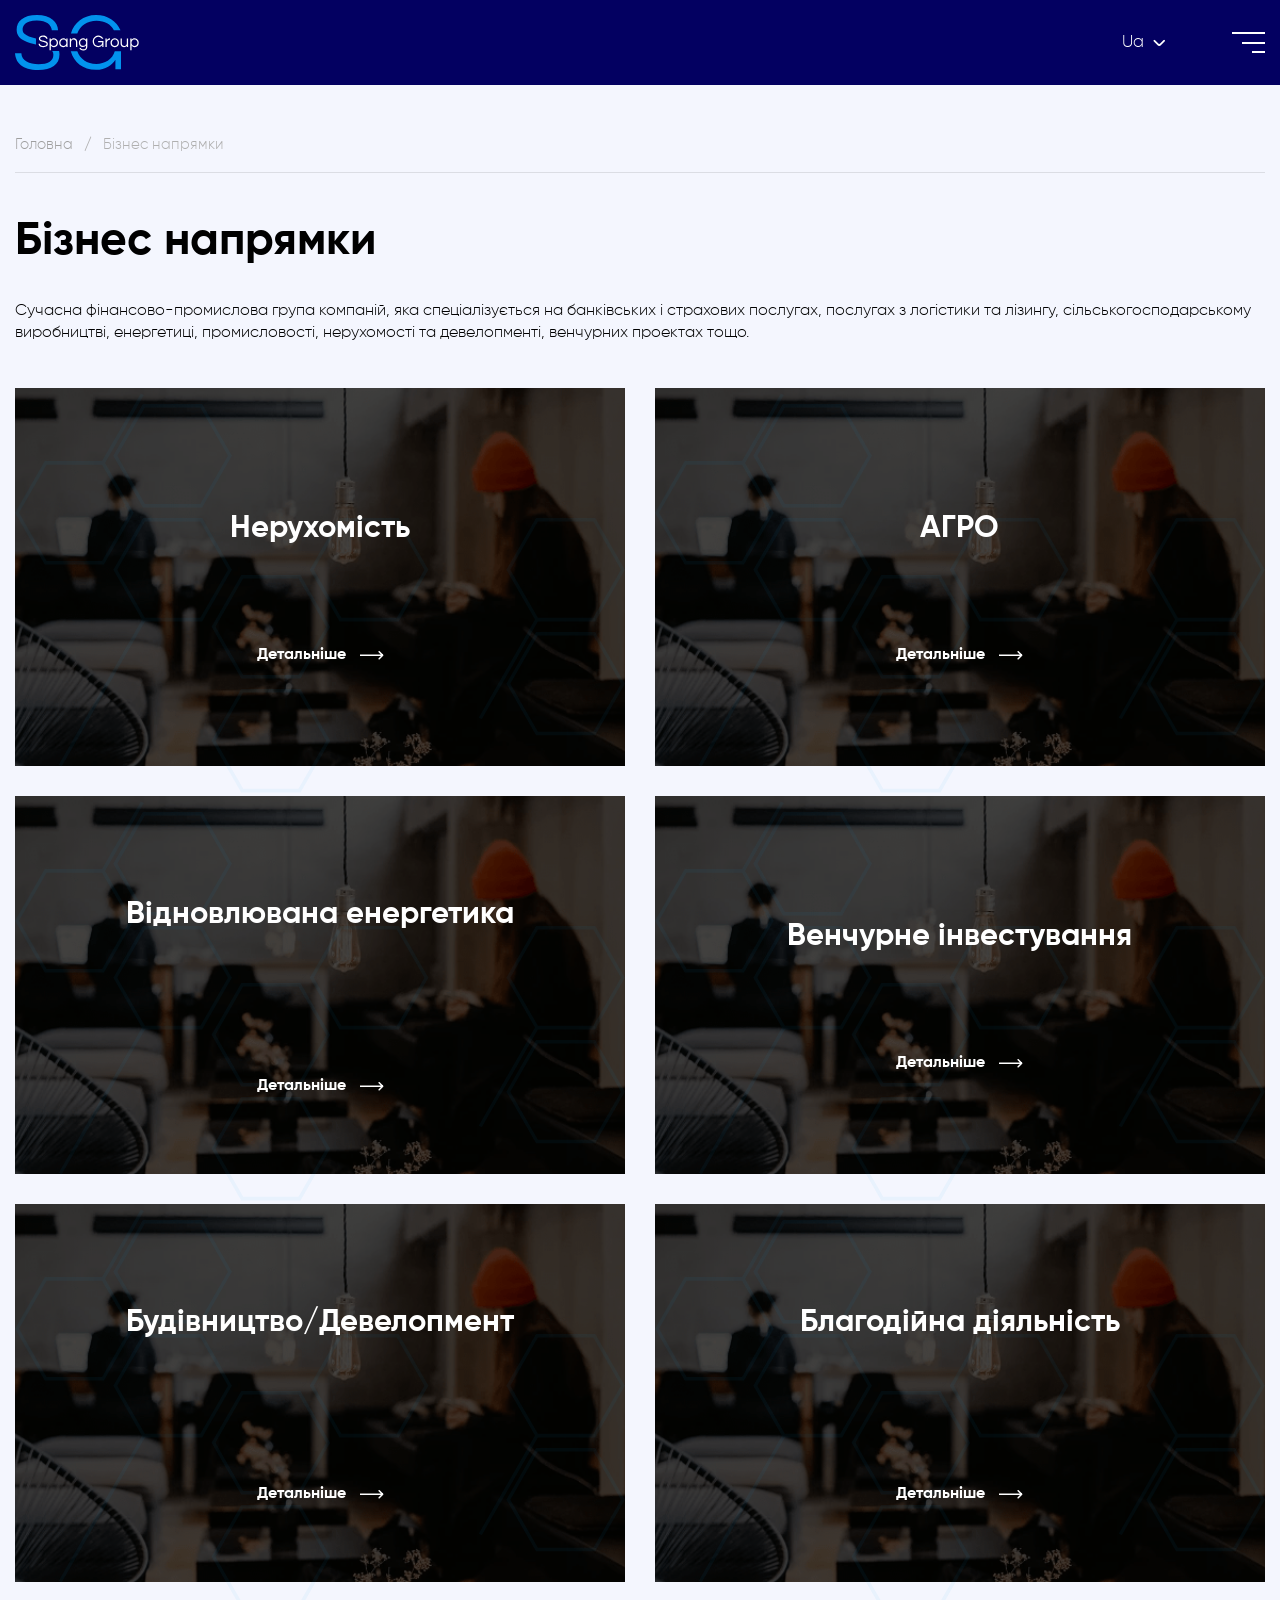
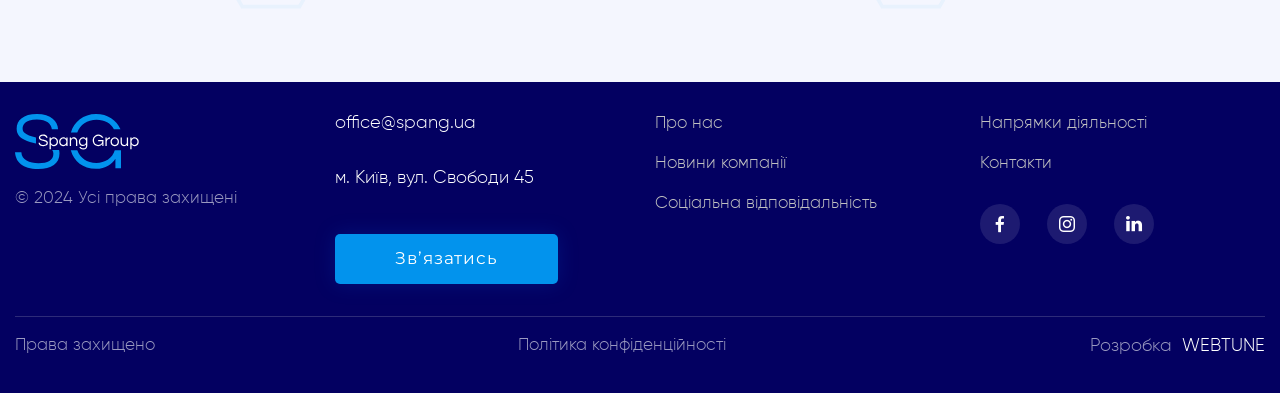
<file: direction.html>
<!DOCTYPE html>
<html lang="uk" xmlns="http://www.w3.org/1999/html">
<head>
    <meta charset="utf-8"/>
    <meta http-equiv="X-UA-Compatible" content="IE=edge"/>

    <meta name="viewport" content="width=device-width, initial-scale=1, minimum-scale=1, maximum-scale=1"/>
    <meta name="format-detection" content="telephone=no"/>

    <title>Spang group</title>
    <meta name="description" content=""/>
    <link rel="shortcut icon" href="assets/img/favicon.ico">

    <link rel="stylesheet" href="assets/css/app.css"/>

</head>

<body>

<header class="header js-header">
    <div class=" container">
        <div class="header__inner d-flex align-middle align-justify">

            <a href="index.html" class="logo__wrap">
                <img src="assets/img/logo.svg" alt="Spang group" class="logo">
            </a>
            <div class="d-flex align-right align-middle">

                <div class="lang__wrap --relative">
                    <div class="lang__current d-flex align-middle">
                        <a href="/ua/">Ua</a> <i class="icon-ar-bottom"></i> <!--поточна мова-->
                    </div>

                    <ul class="lang">
                        <li class="lang-item"><a href="ua">Ua</a>
                        </li>
                        <li class="lang-item "><a href="eng">ENG</a>
                        </li>
                    </ul>
                </div>
                <div class="burger__wrap js-header align-middle align-center">
                    <div class="burger">
                        <span></span>
                        <span></span>
                        <span></span>
                    </div>
                </div>
            </div>
            <div class="navbar">
                <ul class="menu">
                    <li class="menu-item ">
                        <a href="about.html">Про нас </a>
                    </li>
                    <li class="menu-item ">
                        <a href="direction.html">Напрямки діяльності</a>
                    </li>
                    <li class="menu-item ">
                        <a href="social-responsibility.html">Соціальна відповідальність </a>
                    </li>
                    <li class="menu-item">
                        <a href="blog.html">Новини</a>
                    </li>
                    <li class="menu-item">
                        <a href="contacts.html">Контакти</a>
                    </li>
                </ul>
            </div>
        </div>
    </div>
</header>

<div class="body-padding"></div>

<main class="main ">
    <section class="s-direction-catalog --relative">
        <img src="assets/img/decor-2.svg" alt="" class="decor decor-1">
        <div class="container">
            <div class="row">
                <div class="col-xl-12 col-lg-12 col-md-12 col-sm-12 col-xs-12">
                    <div class="kama_breadcrumbs">
                        <span>
                            <a href="" itemprop="item">
                                <span>Головна</span>
                            </a>
                            <span class="kb_sep">/</span>
                        <span class="kb_title">Бізнес напрямки</span>
                        </span>
                    </div>

                </div>
            </div>
            <div class="row">
                <div class="">
                    <h1 class="heading text-bold">Бізнес напрямки</h1>
                    <div class="description text-light text-s"> Сучасна фінансово-промислова група компаній, яка спеціалізується на
                        банківських і страхових
                        послугах, послугах з логістики та лізингу, сільськогосподарському виробництві, енергетиці,
                        промисловості, нерухомості та девелопменті, венчурних проектах тощо.
                    </div>
                </div>
            </div>


            <div class="row m-row align-center">
                <div class="col-xl-6 col-lg-6 col-md-6 col-sm-12 col-xs-12 column">
                    <a href="direction-inner.html" class="direction__item ">
                        <div class="direction__img-wrap --relative">
                            <img src="assets/img/article-1.png" alt="" class="direction__img">
                            <svg width="627" height="410" viewBox="0 0 627 410" fill="none" xmlns="http://www.w3.org/2000/svg">
                                <path d="M121.994 122.571L92.5793 71.3051L132.422 1.82506L129.285 0L89.46 69.4071H30.5031L0 122.571L30.5031 175.735H91.4911L121.994 122.571ZM32.5886 172.085L4.18919 122.571L32.5886 73.0572H89.3512L89.4238 73.0937L117.805 122.553L89.4056 172.067H32.5886V172.085Z" fill="#0293ED" fill-opacity="0.05"/>
                                <path d="M232.509 186.539L202.006 239.704L232.509 292.868H293.497L324 239.704L293.497 186.539H232.509ZM291.393 289.199H234.595L206.195 239.704L234.595 190.19H291.393L319.793 239.704L291.393 289.199Z" fill="#0293ED" fill-opacity="0.05"/>
                                <path d="M232.509 303.672L202.006 356.836L232.509 410H293.497L324 356.836L293.497 303.672H232.509ZM291.393 406.332H234.595L206.195 356.836L234.595 307.322H291.393L319.793 356.836L291.393 406.332Z" fill="#0293ED" fill-opacity="0.05"/>
                                <path d="M100.994 63.9136L131.497 117.078H192.485L222.988 63.9136L192.485 10.7679H131.497L100.994 63.9136ZM190.4 14.418L218.799 63.9319L190.4 113.446H133.601L105.183 63.9136L133.601 14.418H190.4Z" fill="#0293ED" fill-opacity="0.05"/>
                                <path d="M222.988 181.046L192.485 127.882H131.497L100.994 181.046L130.463 232.403L44.9204 381.511L48.0578 383.336L133.601 234.21H192.467L222.988 181.046ZM133.691 230.56L133.564 230.487L105.183 181.046L133.583 131.532H190.381L218.781 181.046L190.381 230.56H133.691Z" fill="#0293ED" fill-opacity="0.05"/>
                                <path d="M333.503 127.882L303 181.046L333.503 234.21H394.491L424.994 181.046L394.491 127.882H333.503ZM392.405 230.56H335.607L307.189 181.046L335.588 131.532H392.387L420.787 181.046L392.405 230.56Z" fill="#0293ED" fill-opacity="0.05"/>
                                <path d="M596.497 234.21L627 181.046L596.497 127.882H535.509L505.006 181.046L534.439 232.349L476.697 333.019L479.834 334.844L537.558 234.21H596.497ZM537.594 131.532H594.393L622.793 181.046L594.393 230.56H537.594L509.195 181.046L537.594 131.532Z" fill="#0293ED" fill-opacity="0.05"/>
                                <path d="M535.509 245.014L505.006 298.178L535.509 351.343H596.497L627 298.178L596.497 245.014H535.509ZM594.411 347.674H537.613L509.213 298.16L537.613 248.646H594.411L622.811 298.16L594.411 347.674Z" fill="#0293ED" fill-opacity="0.05"/>
                            </svg>

                        </div>
                        <div class="direction__info">
                            <div class="direction__title text-s text-bold">
                                Нерухомість
                            </div>
                            <div class="direction__description text-s text-regular">
                                Проектування та архітектурні рішення.
                                Оренда й управління нерухомим майном
                            </div>
                            <div class="btn-more text-bold text-s">Детальніше<i class="icon-ar-btn-right"></i></div>
                        </div>
                    </a>
                </div>
                <div class="col-xl-6 col-lg-6 col-md-6 col-sm-12 col-xs-12 column">
                    <a href="direction-inner.html" class="direction__item ">
                        <div class="direction__img-wrap --relative">
                            <img src="assets/img/article-1.png" alt="" class="direction__img">
                            <svg width="627" height="410" viewBox="0 0 627 410" fill="none" xmlns="http://www.w3.org/2000/svg">
                                <path d="M121.994 122.571L92.5793 71.3051L132.422 1.82506L129.285 0L89.46 69.4071H30.5031L0 122.571L30.5031 175.735H91.4911L121.994 122.571ZM32.5886 172.085L4.18919 122.571L32.5886 73.0572H89.3512L89.4238 73.0937L117.805 122.553L89.4056 172.067H32.5886V172.085Z" fill="#0293ED" fill-opacity="0.05"/>
                                <path d="M232.509 186.539L202.006 239.704L232.509 292.868H293.497L324 239.704L293.497 186.539H232.509ZM291.393 289.199H234.595L206.195 239.704L234.595 190.19H291.393L319.793 239.704L291.393 289.199Z" fill="#0293ED" fill-opacity="0.05"/>
                                <path d="M232.509 303.672L202.006 356.836L232.509 410H293.497L324 356.836L293.497 303.672H232.509ZM291.393 406.332H234.595L206.195 356.836L234.595 307.322H291.393L319.793 356.836L291.393 406.332Z" fill="#0293ED" fill-opacity="0.05"/>
                                <path d="M100.994 63.9136L131.497 117.078H192.485L222.988 63.9136L192.485 10.7679H131.497L100.994 63.9136ZM190.4 14.418L218.799 63.9319L190.4 113.446H133.601L105.183 63.9136L133.601 14.418H190.4Z" fill="#0293ED" fill-opacity="0.05"/>
                                <path d="M222.988 181.046L192.485 127.882H131.497L100.994 181.046L130.463 232.403L44.9204 381.511L48.0578 383.336L133.601 234.21H192.467L222.988 181.046ZM133.691 230.56L133.564 230.487L105.183 181.046L133.583 131.532H190.381L218.781 181.046L190.381 230.56H133.691Z" fill="#0293ED" fill-opacity="0.05"/>
                                <path d="M333.503 127.882L303 181.046L333.503 234.21H394.491L424.994 181.046L394.491 127.882H333.503ZM392.405 230.56H335.607L307.189 181.046L335.588 131.532H392.387L420.787 181.046L392.405 230.56Z" fill="#0293ED" fill-opacity="0.05"/>
                                <path d="M596.497 234.21L627 181.046L596.497 127.882H535.509L505.006 181.046L534.439 232.349L476.697 333.019L479.834 334.844L537.558 234.21H596.497ZM537.594 131.532H594.393L622.793 181.046L594.393 230.56H537.594L509.195 181.046L537.594 131.532Z" fill="#0293ED" fill-opacity="0.05"/>
                                <path d="M535.509 245.014L505.006 298.178L535.509 351.343H596.497L627 298.178L596.497 245.014H535.509ZM594.411 347.674H537.613L509.213 298.16L537.613 248.646H594.411L622.811 298.16L594.411 347.674Z" fill="#0293ED" fill-opacity="0.05"/>
                            </svg>

                        </div>
                        <div class="direction__info">
                            <div class="direction__title text-s text-bold">
                                АГРО
                            </div>
                            <div class="direction__description text-s text-regular">
                                Проектування та архітектурні рішення.
                                Оренда й управління нерухомим майном
                            </div>
                            <div class="btn-more text-bold text-s">Детальніше<i class="icon-ar-btn-right"></i></div>
                        </div>
                    </a>
                </div>
                <div class="col-xl-6 col-lg-6 col-md-6 col-sm-12 col-xs-12 column">
                    <a href="direction-inner.html" class="direction__item ">
                        <div class="direction__img-wrap --relative">
                            <img src="assets/img/article-1.png" alt="" class="direction__img">
                            <svg width="627" height="410" viewBox="0 0 627 410" fill="none" xmlns="http://www.w3.org/2000/svg">
                                <path d="M121.994 122.571L92.5793 71.3051L132.422 1.82506L129.285 0L89.46 69.4071H30.5031L0 122.571L30.5031 175.735H91.4911L121.994 122.571ZM32.5886 172.085L4.18919 122.571L32.5886 73.0572H89.3512L89.4238 73.0937L117.805 122.553L89.4056 172.067H32.5886V172.085Z" fill="#0293ED" fill-opacity="0.05"/>
                                <path d="M232.509 186.539L202.006 239.704L232.509 292.868H293.497L324 239.704L293.497 186.539H232.509ZM291.393 289.199H234.595L206.195 239.704L234.595 190.19H291.393L319.793 239.704L291.393 289.199Z" fill="#0293ED" fill-opacity="0.05"/>
                                <path d="M232.509 303.672L202.006 356.836L232.509 410H293.497L324 356.836L293.497 303.672H232.509ZM291.393 406.332H234.595L206.195 356.836L234.595 307.322H291.393L319.793 356.836L291.393 406.332Z" fill="#0293ED" fill-opacity="0.05"/>
                                <path d="M100.994 63.9136L131.497 117.078H192.485L222.988 63.9136L192.485 10.7679H131.497L100.994 63.9136ZM190.4 14.418L218.799 63.9319L190.4 113.446H133.601L105.183 63.9136L133.601 14.418H190.4Z" fill="#0293ED" fill-opacity="0.05"/>
                                <path d="M222.988 181.046L192.485 127.882H131.497L100.994 181.046L130.463 232.403L44.9204 381.511L48.0578 383.336L133.601 234.21H192.467L222.988 181.046ZM133.691 230.56L133.564 230.487L105.183 181.046L133.583 131.532H190.381L218.781 181.046L190.381 230.56H133.691Z" fill="#0293ED" fill-opacity="0.05"/>
                                <path d="M333.503 127.882L303 181.046L333.503 234.21H394.491L424.994 181.046L394.491 127.882H333.503ZM392.405 230.56H335.607L307.189 181.046L335.588 131.532H392.387L420.787 181.046L392.405 230.56Z" fill="#0293ED" fill-opacity="0.05"/>
                                <path d="M596.497 234.21L627 181.046L596.497 127.882H535.509L505.006 181.046L534.439 232.349L476.697 333.019L479.834 334.844L537.558 234.21H596.497ZM537.594 131.532H594.393L622.793 181.046L594.393 230.56H537.594L509.195 181.046L537.594 131.532Z" fill="#0293ED" fill-opacity="0.05"/>
                                <path d="M535.509 245.014L505.006 298.178L535.509 351.343H596.497L627 298.178L596.497 245.014H535.509ZM594.411 347.674H537.613L509.213 298.16L537.613 248.646H594.411L622.811 298.16L594.411 347.674Z" fill="#0293ED" fill-opacity="0.05"/>
                            </svg>

                        </div>
                        <div class="direction__info">
                            <div class="direction__title text-s text-bold">
                                Відновлювана енергетика
                            </div>
                            <div class="direction__description text-s text-regular">
                                Проектування та архітектурні рішення.
                                Оренда й управління нерухомим майном Проектування та архітектурні рішення.
                                Оренда й управління нерухомим майном
                            </div>
                            <div class="btn-more text-bold text-s">Детальніше<i class="icon-ar-btn-right"></i></div>
                        </div>
                    </a>
                </div>
                <div class="col-xl-6 col-lg-6 col-md-6 col-sm-12 col-xs-12 column">
                    <a href="direction-inner.html" class="direction__item ">
                        <div class="direction__img-wrap --relative">
                            <img src="assets/img/article-1.png" alt="" class="direction__img">
                            <svg width="627" height="410" viewBox="0 0 627 410" fill="none" xmlns="http://www.w3.org/2000/svg">
                                <path d="M121.994 122.571L92.5793 71.3051L132.422 1.82506L129.285 0L89.46 69.4071H30.5031L0 122.571L30.5031 175.735H91.4911L121.994 122.571ZM32.5886 172.085L4.18919 122.571L32.5886 73.0572H89.3512L89.4238 73.0937L117.805 122.553L89.4056 172.067H32.5886V172.085Z" fill="#0293ED" fill-opacity="0.05"/>
                                <path d="M232.509 186.539L202.006 239.704L232.509 292.868H293.497L324 239.704L293.497 186.539H232.509ZM291.393 289.199H234.595L206.195 239.704L234.595 190.19H291.393L319.793 239.704L291.393 289.199Z" fill="#0293ED" fill-opacity="0.05"/>
                                <path d="M232.509 303.672L202.006 356.836L232.509 410H293.497L324 356.836L293.497 303.672H232.509ZM291.393 406.332H234.595L206.195 356.836L234.595 307.322H291.393L319.793 356.836L291.393 406.332Z" fill="#0293ED" fill-opacity="0.05"/>
                                <path d="M100.994 63.9136L131.497 117.078H192.485L222.988 63.9136L192.485 10.7679H131.497L100.994 63.9136ZM190.4 14.418L218.799 63.9319L190.4 113.446H133.601L105.183 63.9136L133.601 14.418H190.4Z" fill="#0293ED" fill-opacity="0.05"/>
                                <path d="M222.988 181.046L192.485 127.882H131.497L100.994 181.046L130.463 232.403L44.9204 381.511L48.0578 383.336L133.601 234.21H192.467L222.988 181.046ZM133.691 230.56L133.564 230.487L105.183 181.046L133.583 131.532H190.381L218.781 181.046L190.381 230.56H133.691Z" fill="#0293ED" fill-opacity="0.05"/>
                                <path d="M333.503 127.882L303 181.046L333.503 234.21H394.491L424.994 181.046L394.491 127.882H333.503ZM392.405 230.56H335.607L307.189 181.046L335.588 131.532H392.387L420.787 181.046L392.405 230.56Z" fill="#0293ED" fill-opacity="0.05"/>
                                <path d="M596.497 234.21L627 181.046L596.497 127.882H535.509L505.006 181.046L534.439 232.349L476.697 333.019L479.834 334.844L537.558 234.21H596.497ZM537.594 131.532H594.393L622.793 181.046L594.393 230.56H537.594L509.195 181.046L537.594 131.532Z" fill="#0293ED" fill-opacity="0.05"/>
                                <path d="M535.509 245.014L505.006 298.178L535.509 351.343H596.497L627 298.178L596.497 245.014H535.509ZM594.411 347.674H537.613L509.213 298.16L537.613 248.646H594.411L622.811 298.16L594.411 347.674Z" fill="#0293ED" fill-opacity="0.05"/>
                            </svg>

                        </div>
                        <div class="direction__info">
                            <div class="direction__title text-s text-bold">
                                Венчурне інвестування
                            </div>
                            <div class="direction__description text-s text-regular">
                                Проектування та архітектурні рішення.
                                Оренда й управління нерухомим майном
                            </div>
                            <div class="btn-more text-bold text-s">Детальніше<i class="icon-ar-btn-right"></i></div>
                        </div>
                    </a>
                </div>
                <div class="col-xl-6 col-lg-6 col-md-6 col-sm-12 col-xs-12 column">
                    <a href="direction-inner.html" class="direction__item ">
                        <div class="direction__img-wrap --relative">
                            <img src="assets/img/article-1.png" alt="" class="direction__img">
                            <svg width="627" height="410" viewBox="0 0 627 410" fill="none" xmlns="http://www.w3.org/2000/svg">
                                <path d="M121.994 122.571L92.5793 71.3051L132.422 1.82506L129.285 0L89.46 69.4071H30.5031L0 122.571L30.5031 175.735H91.4911L121.994 122.571ZM32.5886 172.085L4.18919 122.571L32.5886 73.0572H89.3512L89.4238 73.0937L117.805 122.553L89.4056 172.067H32.5886V172.085Z" fill="#0293ED" fill-opacity="0.05"/>
                                <path d="M232.509 186.539L202.006 239.704L232.509 292.868H293.497L324 239.704L293.497 186.539H232.509ZM291.393 289.199H234.595L206.195 239.704L234.595 190.19H291.393L319.793 239.704L291.393 289.199Z" fill="#0293ED" fill-opacity="0.05"/>
                                <path d="M232.509 303.672L202.006 356.836L232.509 410H293.497L324 356.836L293.497 303.672H232.509ZM291.393 406.332H234.595L206.195 356.836L234.595 307.322H291.393L319.793 356.836L291.393 406.332Z" fill="#0293ED" fill-opacity="0.05"/>
                                <path d="M100.994 63.9136L131.497 117.078H192.485L222.988 63.9136L192.485 10.7679H131.497L100.994 63.9136ZM190.4 14.418L218.799 63.9319L190.4 113.446H133.601L105.183 63.9136L133.601 14.418H190.4Z" fill="#0293ED" fill-opacity="0.05"/>
                                <path d="M222.988 181.046L192.485 127.882H131.497L100.994 181.046L130.463 232.403L44.9204 381.511L48.0578 383.336L133.601 234.21H192.467L222.988 181.046ZM133.691 230.56L133.564 230.487L105.183 181.046L133.583 131.532H190.381L218.781 181.046L190.381 230.56H133.691Z" fill="#0293ED" fill-opacity="0.05"/>
                                <path d="M333.503 127.882L303 181.046L333.503 234.21H394.491L424.994 181.046L394.491 127.882H333.503ZM392.405 230.56H335.607L307.189 181.046L335.588 131.532H392.387L420.787 181.046L392.405 230.56Z" fill="#0293ED" fill-opacity="0.05"/>
                                <path d="M596.497 234.21L627 181.046L596.497 127.882H535.509L505.006 181.046L534.439 232.349L476.697 333.019L479.834 334.844L537.558 234.21H596.497ZM537.594 131.532H594.393L622.793 181.046L594.393 230.56H537.594L509.195 181.046L537.594 131.532Z" fill="#0293ED" fill-opacity="0.05"/>
                                <path d="M535.509 245.014L505.006 298.178L535.509 351.343H596.497L627 298.178L596.497 245.014H535.509ZM594.411 347.674H537.613L509.213 298.16L537.613 248.646H594.411L622.811 298.16L594.411 347.674Z" fill="#0293ED" fill-opacity="0.05"/>
                            </svg>

                        </div>
                        <div class="direction__info">
                            <div class="direction__title text-s text-bold">
                                Будівництво/Девелопмент
                            </div>
                            <div class="direction__description text-s text-regular">
                                Проектування та архітектурні рішення.
                                Оренда й управління нерухомим майном Проектування та архітектурні рішення.
                                Оренда й управління нерухомим майном
                            </div>
                            <div class="btn-more text-bold text-s">Детальніше<i class="icon-ar-btn-right"></i></div>
                        </div>
                    </a>
                </div>
                <div class="col-xl-6 col-lg-6 col-md-6 col-sm-12 col-xs-12 column">
                    <a href="direction-inner.html" class="direction__item ">
                        <div class="direction__img-wrap --relative">
                            <img src="assets/img/article-1.png" alt="" class="direction__img">
                            <svg width="627" height="410" viewBox="0 0 627 410" fill="none" xmlns="http://www.w3.org/2000/svg">
                                <path d="M121.994 122.571L92.5793 71.3051L132.422 1.82506L129.285 0L89.46 69.4071H30.5031L0 122.571L30.5031 175.735H91.4911L121.994 122.571ZM32.5886 172.085L4.18919 122.571L32.5886 73.0572H89.3512L89.4238 73.0937L117.805 122.553L89.4056 172.067H32.5886V172.085Z" fill="#0293ED" fill-opacity="0.05"/>
                                <path d="M232.509 186.539L202.006 239.704L232.509 292.868H293.497L324 239.704L293.497 186.539H232.509ZM291.393 289.199H234.595L206.195 239.704L234.595 190.19H291.393L319.793 239.704L291.393 289.199Z" fill="#0293ED" fill-opacity="0.05"/>
                                <path d="M232.509 303.672L202.006 356.836L232.509 410H293.497L324 356.836L293.497 303.672H232.509ZM291.393 406.332H234.595L206.195 356.836L234.595 307.322H291.393L319.793 356.836L291.393 406.332Z" fill="#0293ED" fill-opacity="0.05"/>
                                <path d="M100.994 63.9136L131.497 117.078H192.485L222.988 63.9136L192.485 10.7679H131.497L100.994 63.9136ZM190.4 14.418L218.799 63.9319L190.4 113.446H133.601L105.183 63.9136L133.601 14.418H190.4Z" fill="#0293ED" fill-opacity="0.05"/>
                                <path d="M222.988 181.046L192.485 127.882H131.497L100.994 181.046L130.463 232.403L44.9204 381.511L48.0578 383.336L133.601 234.21H192.467L222.988 181.046ZM133.691 230.56L133.564 230.487L105.183 181.046L133.583 131.532H190.381L218.781 181.046L190.381 230.56H133.691Z" fill="#0293ED" fill-opacity="0.05"/>
                                <path d="M333.503 127.882L303 181.046L333.503 234.21H394.491L424.994 181.046L394.491 127.882H333.503ZM392.405 230.56H335.607L307.189 181.046L335.588 131.532H392.387L420.787 181.046L392.405 230.56Z" fill="#0293ED" fill-opacity="0.05"/>
                                <path d="M596.497 234.21L627 181.046L596.497 127.882H535.509L505.006 181.046L534.439 232.349L476.697 333.019L479.834 334.844L537.558 234.21H596.497ZM537.594 131.532H594.393L622.793 181.046L594.393 230.56H537.594L509.195 181.046L537.594 131.532Z" fill="#0293ED" fill-opacity="0.05"/>
                                <path d="M535.509 245.014L505.006 298.178L535.509 351.343H596.497L627 298.178L596.497 245.014H535.509ZM594.411 347.674H537.613L509.213 298.16L537.613 248.646H594.411L622.811 298.16L594.411 347.674Z" fill="#0293ED" fill-opacity="0.05"/>
                            </svg>

                        </div>
                        <div class="direction__info">
                            <div class="direction__title text-s text-bold">
                                Благодійна діяльність
                            </div>
                            <div class="direction__description text-s text-regular">
                                Проектування та архітектурні рішення.
                                Оренда й управління нерухомим майном
                                Проектування та архітектурні рішення.
                                Оренда й управління нерухомим майном
                            </div>
                            <div class="btn-more text-bold text-s">Детальніше<i class="icon-ar-btn-right"></i></div>
                        </div>
                    </a>
                </div>
            </div>
        </div>
    </section>
</main>

<footer class="footer overlap">
    <div class="container">
        <div class="row align-justify m-row footer__main">
            <div class="col-xl-3 col-lg-3 col-md-3 col-sm-12 col-xs-12 column  logo__wrap">
                <a href="index.html" class="logo__link">
                    <img src="assets/img/logo.svg" alt="Spang group" class="logo">
                </a>
                <div class="copyright">
                    © 2024 Усі права захищені
                </div>
            </div>
            <div class="col-xl-3 col-lg-3 col-md-6 col-sm-12 col-xs-12 footer-item column">
                <ul class="contact">
                    <li class="contact-item">
                        <a href="mailto:office@spang.ua" class="text-light">office@spang.ua</a>
                    </li>
                    <li class="contact-item">
                        <a href="" class="text-light">м. Київ, вул. Свободи 45</a>
                    </li>
                </ul>

                <div class="btn-primary text-center">Зв’язатись</div>
            </div>
            <div class="col-xl-6 col-lg-6 col-md-6 col-sm-12 col-xs-12 footer-item column grid">
                <ul class="menu">
                    <li class="menu-item  current-menu-item">
                        <a href="about.html">Про нас</a>
                    </li>
                    <li class="menu-item">
                        <a href="direction.html"> Напрямки діяльності</a>
                    </li>
                    <li class="menu-item">
                        <a href="blog.html">Новини компанії</a>
                    </li>
                    <li class="menu-item">
                        <a href="contacts.html"> Контакти</a>
                    </li>
                    <li class="menu-item">
                        <a href=""> Соціальна відповідальність</a>
                    </li>

                </ul>

                <ul class="social d-flex">
                    <li class="social-item">
                        <a href="#" target="_self" class="d-flex align-center align-middle">
                            <i class="icon-facebook"></i>
                        </a>
                    </li>
                    <li class="social-item">
                        <a href="#" target="_self" class="d-flex align-center align-middle">
                            <i class="icon-instagram"></i>
                        </a>
                    </li>
                    <li class="social-item">
                        <a href="#" target="_self" class="d-flex align-center align-middle">
                            <i class="icon-linkedin"></i>
                        </a>
                    </li>
                </ul>
            </div>
        </div>


        <div class="row footer__bottom">
            <div class="col-xl-12 col-lg-12 col-md-12 col-sm-12 col-xs-12 d-flex align-middle align-justify ">
                <div class="copyright">
                    Права захищено
                </div>

                <a href="" class="copyright">
                    Політика конфіденційності
                </a>

                <div class="develop d-flex align-middle align-right">
                    <div class="develop__text">Розробка</div>
                    <a href="" class="develop__link">
                        WEBTUNE
                    </a>
                </div>
            </div>
        </div>
    </div>
</footer>

<script src="./assets/js/jquery-3.7.0.min.js"></script>
<script src="assets/js/swiper-bundle.min.js"></script>
<script src="assets/js/js_app.min.js"></script>

</body>
</html>
</file>
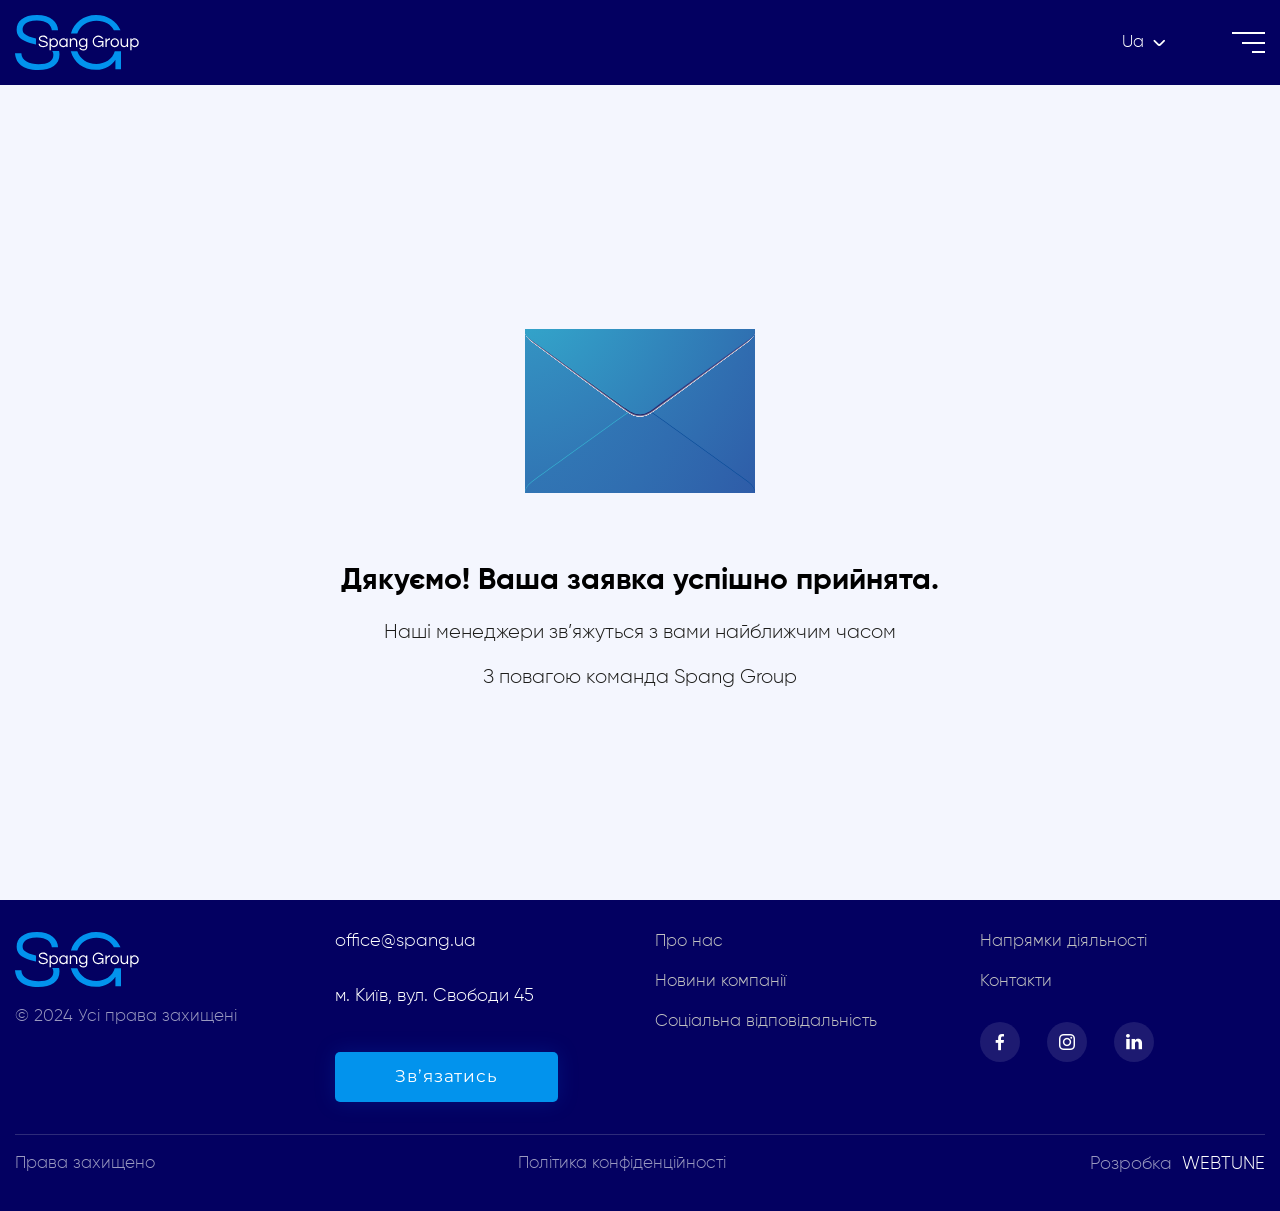
<file: thanks.html>
<!DOCTYPE html>
<html lang="uk" xmlns="http://www.w3.org/1999/html">
<head>
    <meta charset="utf-8"/>
    <meta http-equiv="X-UA-Compatible" content="IE=edge"/>

    <meta name="viewport" content="width=device-width, initial-scale=1, minimum-scale=1, maximum-scale=1"/>
    <meta name="format-detection" content="telephone=no"/>

    <title>Spang group</title>
    <meta name="description" content=""/>
    <link rel="shortcut icon" href="assets/img/favicon.ico">

    <link rel="stylesheet" href="assets/css/app.css"/>

</head>

<body>

<header class="header js-header">
    <div class=" container">
        <div class="header__inner d-flex align-middle align-justify">

            <a href="index.html" class="logo__wrap">
                <img src="assets/img/logo.svg" alt="Spang group" class="logo">
            </a>
            <div class="d-flex align-right align-middle">

                <div class="lang__wrap --relative">
                    <div class="lang__current d-flex align-middle">
                        <a href="/ua/">Ua</a> <i class="icon-ar-bottom"></i> <!--поточна мова-->
                    </div>

                    <ul class="lang">
                        <li class="lang-item"><a href="ua">Ua</a>
                        </li>
                        <li class="lang-item "><a href="eng">ENG</a>
                        </li>
                    </ul>
                </div>
                <div class="burger__wrap js-header align-middle align-center">
                    <div class="burger">
                        <span></span>
                        <span></span>
                        <span></span>
                    </div>
                </div>
            </div>
            <div class="navbar">
                <ul class="menu">
                    <li class="menu-item ">
                        <a href="about.html">Про нас </a>
                    </li>
                    <li class="menu-item ">
                        <a href="direction.html">Напрямки діяльності</a>
                    </li>
                    <li class="menu-item ">
                        <a href="social-responsibility.html">Соціальна відповідальність </a>
                    </li>
                    <li class="menu-item">
                        <a href="blog.html">Новини</a>
                    </li>
                    <li class="menu-item">
                        <a href="contacts.html">Контакти</a>
                    </li>
                </ul>
            </div>
        </div>
    </div>
</header>

<div class="body-padding"></div>

<main class="main ">

    <section class="s-thanks s-other d-flex align-middle --relative">

        <div class="container overlap">
            <div class="row align-center">
                <div class="col-xl-10 col-lg-10 col-md-10 col-sm-12 col-xs-12">
                    <div class="s-thanks__inner text-center">
                        <div class="s-thanks__img-wrap">
                            <img src="assets/img/thanks.svg" alt="" class="s-thanks__img">
                        </div>
                        <h1 class="s-thanks__heading text-bold">
                            Дякуємо! Ваша заявка успішно прийнята.
                        </h1>

                        <div class="s-thanks__description">
                            <p> Наші менеджери зв’яжуться з вами найближчим часом</p>
                            <p>З повагою команда Spang Group</p>
                        </div>
                    </div>
                </div>
            </div>
        </div>
    </section>

</main>

<footer class="footer overlap">
    <div class="container">
        <div class="row align-justify m-row footer__main">
            <div class="col-xl-3 col-lg-3 col-md-3 col-sm-12 col-xs-12 column  logo__wrap">
                <a href="index.html" class="logo__link">
                    <img src="assets/img/logo.svg" alt="Spang group" class="logo">
                </a>
                <div class="copyright">
                    © 2024 Усі права захищені
                </div>
            </div>
            <div class="col-xl-3 col-lg-3 col-md-6 col-sm-12 col-xs-12 footer-item column">
                <ul class="contact">
                    <li class="contact-item">
                        <a href="mailto:office@spang.ua" class="text-light">office@spang.ua</a>
                    </li>
                    <li class="contact-item">
                        <a href="" class="text-light">м. Київ, вул. Свободи 45</a>
                    </li>
                </ul>

                <div class="btn-primary text-center">Зв’язатись</div>
            </div>
            <div class="col-xl-6 col-lg-6 col-md-6 col-sm-12 col-xs-12 footer-item column grid">
                <ul class="menu">
                    <li class="menu-item  current-menu-item">
                        <a href="about.html">Про нас</a>
                    </li>
                    <li class="menu-item">
                        <a href="direction.html"> Напрямки діяльності</a>
                    </li>
                    <li class="menu-item">
                        <a href="blog.html">Новини компанії</a>
                    </li>
                    <li class="menu-item">
                        <a href="contacts.html"> Контакти</a>
                    </li>
                    <li class="menu-item">
                        <a href=""> Соціальна відповідальність</a>
                    </li>

                </ul>

                <ul class="social d-flex">
                    <li class="social-item">
                        <a href="#" target="_self" class="d-flex align-center align-middle">
                            <i class="icon-facebook"></i>
                        </a>
                    </li>
                    <li class="social-item">
                        <a href="#" target="_self" class="d-flex align-center align-middle">
                            <i class="icon-instagram"></i>
                        </a>
                    </li>
                    <li class="social-item">
                        <a href="#" target="_self" class="d-flex align-center align-middle">
                            <i class="icon-linkedin"></i>
                        </a>
                    </li>
                </ul>
            </div>
        </div>


        <div class="row footer__bottom">
            <div class="col-xl-12 col-lg-12 col-md-12 col-sm-12 col-xs-12 d-flex align-middle align-justify ">
                <div class="copyright">
                    Права захищено
                </div>

                <a href="" class="copyright">
                    Політика конфіденційності
                </a>

                <div class="develop d-flex align-middle align-right">
                    <div class="develop__text">Розробка</div>
                    <a href="" class="develop__link">
                        WEBTUNE
                    </a>
                </div>
            </div>
        </div>
    </div>
</footer>


<script src="./assets/js/jquery-3.7.0.min.js"></script>
<script src="assets/js/swiper-bundle.min.js"></script>
<script src="assets/js/js_app.min.js"></script>

</body>
</html>
</file>
<file: assets/css/app.css>
﻿@font-face{font-family:swiper-icons;src:url("data:application/font-woff;charset=utf-8;base64, [base64]//wADZ2x5ZgAAAywAAADMAAAD2MHtryVoZWFkAAABbAAAADAAAAA2E2+eoWhoZWEAAAGcAAAAHwAAACQC9gDzaG10eAAAAigAAAAZAAAArgJkABFsb2NhAAAC0AAAAFoAAABaFQAUGG1heHAAAAG8AAAAHwAAACAAcABAbmFtZQAAA/gAAAE5AAACXvFdBwlwb3N0AAAFNAAAAGIAAACE5s74hXjaY2BkYGAAYpf5Hu/j+W2+MnAzMYDAzaX6QjD6/4//Bxj5GA8AuRwMYGkAPywL13jaY2BkYGA88P8Agx4j+/8fQDYfA1AEBWgDAIB2BOoAeNpjYGRgYNBh4GdgYgABEMnIABJzYNADCQAACWgAsQB42mNgYfzCOIGBlYGB0YcxjYGBwR1Kf2WQZGhhYGBiYGVmgAFGBiQQkOaawtDAoMBQxXjg/wEGPcYDDA4wNUA2CCgwsAAAO4EL6gAAeNpj2M0gyAACqxgGNWBkZ2D4/wMA+xkDdgAAAHjaY2BgYGaAYBkGRgYQiAHyGMF8FgYHIM3DwMHABGQrMOgyWDLEM1T9/w8UBfEMgLzE////P/5//f/V/xv+r4eaAAeMbAxwIUYmIMHEgKYAYjUcsDAwsLKxc3BycfPw8jEQA/[base64]/uznmfPFBNODM2K7MTQ45YEAZqGP81AmGGcF3iPqOop0r1SPTaTbVkfUe4HXj97wYE+yNwWYxwWu4v1ugWHgo3S1XdZEVqWM7ET0cfnLGxWfkgR42o2PvWrDMBSFj/IHLaF0zKjRgdiVMwScNRAoWUoH78Y2icB/yIY09An6AH2Bdu/UB+yxopYshQiEvnvu0dURgDt8QeC8PDw7Fpji3fEA4z/PEJ6YOB5hKh4dj3EvXhxPqH/SKUY3rJ7srZ4FZnh1PMAtPhwP6fl2PMJMPDgeQ4rY8YT6Gzao0eAEA409DuggmTnFnOcSCiEiLMgxCiTI6Cq5DZUd3Qmp10vO0LaLTd2cjN4fOumlc7lUYbSQcZFkutRG7g6JKZKy0RmdLY680CDnEJ+UMkpFFe1RN7nxdVpXrC4aTtnaurOnYercZg2YVmLN/d/gczfEimrE/fs/bOuq29Zmn8tloORaXgZgGa78yO9/cnXm2BpaGvq25Dv9S4E9+5SIc9PqupJKhYFSSl47+Qcr1mYNAAAAeNptw0cKwkAAAMDZJA8Q7OUJvkLsPfZ6zFVERPy8qHh2YER+3i/BP83vIBLLySsoKimrqKqpa2hp6+jq6RsYGhmbmJqZSy0sraxtbO3sHRydnEMU4uR6yx7JJXveP7WrDycAAAAAAAH//wACeNpjYGRgYOABYhkgZgJCZgZNBkYGLQZtIJsFLMYAAAw3ALgAeNolizEKgDAQBCchRbC2sFER0YD6qVQiBCv/H9ezGI6Z5XBAw8CBK/m5iQQVauVbXLnOrMZv2oLdKFa8Pjuru2hJzGabmOSLzNMzvutpB3N42mNgZGBg4GKQYzBhYMxJLMlj4GBgAYow/P/PAJJhLM6sSoWKfWCAAwDAjgbRAAB42mNgYGBkAIIbCZo5IPrmUn0hGA0AO8EFTQAA");font-weight:400;font-style:normal}:root{--swiper-theme-color: #007aff }.swiper{margin-left:auto;margin-right:auto;position:relative;overflow:hidden;list-style:none;padding:0;z-index:1}.swiper-vertical>.swiper-wrapper{-webkit-box-orient:vertical;-webkit-box-direction:normal;-ms-flex-direction:column;flex-direction:column}.swiper-wrapper{position:relative;width:100%;height:100%;z-index:1;display:-webkit-box;display:-ms-flexbox;display:flex;-webkit-transition-property:-webkit-transform;transition-property:-webkit-transform;-o-transition-property:transform;transition-property:transform;transition-property:transform, -webkit-transform;-webkit-box-sizing:content-box;box-sizing:content-box}.swiper-android .swiper-slide,.swiper-wrapper{-webkit-transform:translate3d(0px, 0, 0);transform:translate3d(0px, 0, 0)}.swiper-pointer-events{-ms-touch-action:pan-y;touch-action:pan-y}.swiper-pointer-events.swiper-vertical{-ms-touch-action:pan-x;touch-action:pan-x}.swiper-slide{-ms-flex-negative:0;flex-shrink:0;width:100%;height:100%;position:relative;-webkit-transition-property:-webkit-transform;transition-property:-webkit-transform;-o-transition-property:transform;transition-property:transform;transition-property:transform,-webkit-transform}.swiper-slide-invisible-blank{visibility:hidden}.swiper-autoheight,.swiper-autoheight .swiper-slide{height:auto}.swiper-autoheight .swiper-wrapper{-webkit-box-align:start;-ms-flex-align:start;align-items:flex-start;-webkit-transition-property:height, -webkit-transform;transition-property:height, -webkit-transform;-o-transition-property:transform, height;transition-property:transform, height;transition-property:transform,height,-webkit-transform}.swiper-3d,.swiper-3d.swiper-css-mode .swiper-wrapper{-webkit-perspective:1200px;perspective:1200px}.swiper-3d .swiper-cube-shadow,.swiper-3d .swiper-slide,.swiper-3d .swiper-slide-shadow,.swiper-3d .swiper-slide-shadow-bottom,.swiper-3d .swiper-slide-shadow-left,.swiper-3d .swiper-slide-shadow-right,.swiper-3d .swiper-slide-shadow-top,.swiper-3d .swiper-wrapper{-webkit-transform-style:preserve-3d;transform-style:preserve-3d}.swiper-3d .swiper-slide-shadow,.swiper-3d .swiper-slide-shadow-bottom,.swiper-3d .swiper-slide-shadow-left,.swiper-3d .swiper-slide-shadow-right,.swiper-3d .swiper-slide-shadow-top{position:absolute;left:0;top:0;width:100%;height:100%;pointer-events:none;z-index:10}.swiper-3d .swiper-slide-shadow{background:rgba(0,0,0,0.15)}.swiper-3d .swiper-slide-shadow-left{background-image:-webkit-gradient(linear, right top, left top, from(rgba(0,0,0,0.5)), to(transparent));background-image:-o-linear-gradient(right, rgba(0,0,0,0.5), transparent);background-image:linear-gradient(to left, rgba(0,0,0,0.5), transparent)}.swiper-3d .swiper-slide-shadow-right{background-image:-webkit-gradient(linear, left top, right top, from(rgba(0,0,0,0.5)), to(transparent));background-image:-o-linear-gradient(left, rgba(0,0,0,0.5), transparent);background-image:linear-gradient(to right, rgba(0,0,0,0.5), transparent)}.swiper-3d .swiper-slide-shadow-top{background-image:-webkit-gradient(linear, left bottom, left top, from(rgba(0,0,0,0.5)), to(transparent));background-image:-o-linear-gradient(bottom, rgba(0,0,0,0.5), transparent);background-image:linear-gradient(to top, rgba(0,0,0,0.5), transparent)}.swiper-3d .swiper-slide-shadow-bottom{background-image:-webkit-gradient(linear, left top, left bottom, from(rgba(0,0,0,0.5)), to(transparent));background-image:-o-linear-gradient(top, rgba(0,0,0,0.5), transparent);background-image:linear-gradient(to bottom, rgba(0,0,0,0.5), transparent)}.swiper-css-mode>.swiper-wrapper{overflow:auto;scrollbar-width:none;-ms-overflow-style:none}.swiper-css-mode>.swiper-wrapper::-webkit-scrollbar{display:none}.swiper-css-mode>.swiper-wrapper>.swiper-slide{scroll-snap-align:start start}.swiper-horizontal.swiper-css-mode>.swiper-wrapper{-ms-scroll-snap-type:x mandatory;scroll-snap-type:x mandatory}.swiper-vertical.swiper-css-mode>.swiper-wrapper{-ms-scroll-snap-type:y mandatory;scroll-snap-type:y mandatory}.swiper-centered>.swiper-wrapper::before{content:'';-ms-flex-negative:0;flex-shrink:0;-webkit-box-ordinal-group:10000;-ms-flex-order:9999;order:9999}.swiper-centered.swiper-horizontal>.swiper-wrapper>.swiper-slide:first-child{-webkit-margin-start:var(--swiper-centered-offset-before);margin-inline-start:var(--swiper-centered-offset-before)}.swiper-centered.swiper-horizontal>.swiper-wrapper::before{height:100%;min-height:1px;width:var(--swiper-centered-offset-after)}.swiper-centered.swiper-vertical>.swiper-wrapper>.swiper-slide:first-child{-webkit-margin-before:var(--swiper-centered-offset-before);margin-block-start:var(--swiper-centered-offset-before)}.swiper-centered.swiper-vertical>.swiper-wrapper::before{width:100%;min-width:1px;height:var(--swiper-centered-offset-after)}.swiper-centered>.swiper-wrapper>.swiper-slide{scroll-snap-align:center center}.swiper-virtual.swiper-css-mode .swiper-wrapper::after{content:'';position:absolute;left:0;top:0;pointer-events:none}.swiper-virtual.swiper-css-mode.swiper-horizontal .swiper-wrapper::after{height:1px;width:var(--swiper-virtual-size)}.swiper-virtual.swiper-css-mode.swiper-vertical .swiper-wrapper::after{width:1px;height:var(--swiper-virtual-size)}:root{--swiper-navigation-size: 44px }.swiper-button-next,.swiper-button-prev{position:relative;width:49px;height:49px;border:1px solid #40A5D9;border-radius:100%;z-index:2;cursor:pointer;display:-webkit-box;display:-ms-flexbox;display:flex;-webkit-box-align:center;-ms-flex-align:center;align-items:center;-webkit-box-pack:center;-ms-flex-pack:center;justify-content:center;color:var(--swiper-navigation-color, var(--swiper-theme-color))}.swiper-button-next.swiper-button-disabled,.swiper-button-prev.swiper-button-disabled{opacity:.35;cursor:auto;pointer-events:none}.swiper-button-next:after,.swiper-button-prev:after{font-family:swiper-icons;font-size:var(--swiper-navigation-size);text-transform:none !important;letter-spacing:0;text-transform:none;font-variant:initial;line-height:1}.swiper-button-prev,.swiper-rtl .swiper-button-next{left:0;right:auto}.swiper-button-prev:after,.swiper-rtl .swiper-button-next:after{content:"prev"}.swiper-button-next,.swiper-rtl .swiper-button-prev{right:0;left:auto}.swiper-button-next:after,.swiper-rtl .swiper-button-prev:after{content:"next"}.swiper-button-lock{display:none}.swiper-pagination{position:absolute;text-align:center;-webkit-transition:.3s opacity;-o-transition:.3s opacity;transition:.3s opacity;-webkit-transform:translate3d(0, 0, 0);transform:translate3d(0, 0, 0);z-index:10}.swiper-pagination.swiper-pagination-hidden{opacity:0}.swiper-horizontal>.swiper-pagination-bullets,.swiper-pagination-bullets.swiper-pagination-horizontal,.swiper-pagination-custom,.swiper-pagination-fraction{width:100%}.swiper-pagination-bullets-dynamic{overflow:hidden;font-size:0}.swiper-pagination-bullets-dynamic .swiper-pagination-bullet{-webkit-transform:scale(0.33);-ms-transform:scale(0.33);transform:scale(0.33);position:relative}.swiper-pagination-bullets-dynamic .swiper-pagination-bullet-active{-webkit-transform:scale(1);-ms-transform:scale(1);transform:scale(1)}.swiper-pagination-bullets-dynamic .swiper-pagination-bullet-active-main{-webkit-transform:scale(1);-ms-transform:scale(1);transform:scale(1)}.swiper-pagination-bullets-dynamic .swiper-pagination-bullet-active-prev{-webkit-transform:scale(0.66);-ms-transform:scale(0.66);transform:scale(0.66)}.swiper-pagination-bullets-dynamic .swiper-pagination-bullet-active-prev-prev{-webkit-transform:scale(0.33);-ms-transform:scale(0.33);transform:scale(0.33)}.swiper-pagination-bullets-dynamic .swiper-pagination-bullet-active-next{-webkit-transform:scale(0.66);-ms-transform:scale(0.66);transform:scale(0.66)}.swiper-pagination-bullets-dynamic .swiper-pagination-bullet-active-next-next{-webkit-transform:scale(0.33);-ms-transform:scale(0.33);transform:scale(0.33)}button.swiper-pagination-bullet{border:none;margin:0;padding:0;-webkit-box-shadow:none;box-shadow:none;-webkit-appearance:none;-moz-appearance:none;appearance:none}.swiper-pagination-clickable .swiper-pagination-bullet{cursor:pointer}.swiper-pagination-bullet:only-child{display:none !important}.swiper-pagination-bullet-active{opacity:var(--swiper-pagination-bullet-opacity, 1);background:var(--swiper-pagination-color, var(--swiper-theme-color))}.swiper-pagination-vertical.swiper-pagination-bullets,.swiper-vertical>.swiper-pagination-bullets{right:10px;top:50%;-webkit-transform:translate3d(0px, -50%, 0);transform:translate3d(0px, -50%, 0)}.swiper-pagination-vertical.swiper-pagination-bullets .swiper-pagination-bullet,.swiper-vertical>.swiper-pagination-bullets .swiper-pagination-bullet{margin:var(--swiper-pagination-bullet-vertical-gap, 6px) 0;display:block}.swiper-pagination-vertical.swiper-pagination-bullets.swiper-pagination-bullets-dynamic,.swiper-vertical>.swiper-pagination-bullets.swiper-pagination-bullets-dynamic{top:50%;-webkit-transform:translateY(-50%);-ms-transform:translateY(-50%);transform:translateY(-50%);width:8px}.swiper-pagination-vertical.swiper-pagination-bullets.swiper-pagination-bullets-dynamic .swiper-pagination-bullet,.swiper-vertical>.swiper-pagination-bullets.swiper-pagination-bullets-dynamic .swiper-pagination-bullet{display:inline-block;-webkit-transition:.2s transform, .2s top;-o-transition:.2s transform, .2s top;transition:0.2s transform,0.2s top}.swiper-horizontal>.swiper-pagination-bullets.swiper-pagination-bullets-dynamic,.swiper-pagination-horizontal.swiper-pagination-bullets.swiper-pagination-bullets-dynamic{left:50%;-webkit-transform:translateX(-50%);-ms-transform:translateX(-50%);transform:translateX(-50%);white-space:nowrap}.swiper-horizontal>.swiper-pagination-bullets.swiper-pagination-bullets-dynamic .swiper-pagination-bullet,.swiper-pagination-horizontal.swiper-pagination-bullets.swiper-pagination-bullets-dynamic .swiper-pagination-bullet{-webkit-transition:.2s transform, .2s left;-o-transition:.2s transform, .2s left;transition:0.2s transform,0.2s left}.swiper-horizontal.swiper-rtl>.swiper-pagination-bullets-dynamic .swiper-pagination-bullet{-webkit-transition:.2s transform, .2s right;-o-transition:.2s transform, .2s right;transition:0.2s transform,0.2s right}.swiper-pagination-progressbar{background:rgba(0,0,0,0.25);position:absolute}.swiper-pagination-progressbar .swiper-pagination-progressbar-fill{background:var(--swiper-pagination-color, var(--swiper-theme-color));position:absolute;left:0;top:0;width:100%;height:100%;-webkit-transform:scale(0);-ms-transform:scale(0);transform:scale(0);-webkit-transform-origin:left top;-ms-transform-origin:left top;transform-origin:left top}.swiper-rtl .swiper-pagination-progressbar .swiper-pagination-progressbar-fill{-webkit-transform-origin:right top;-ms-transform-origin:right top;transform-origin:right top}.swiper-horizontal>.swiper-pagination-progressbar,.swiper-pagination-progressbar.swiper-pagination-horizontal,.swiper-pagination-progressbar.swiper-pagination-vertical.swiper-pagination-progressbar-opposite,.swiper-vertical>.swiper-pagination-progressbar.swiper-pagination-progressbar-opposite{width:100%;height:4px;left:0;top:0}.swiper-horizontal>.swiper-pagination-progressbar.swiper-pagination-progressbar-opposite,.swiper-pagination-progressbar.swiper-pagination-horizontal.swiper-pagination-progressbar-opposite,.swiper-pagination-progressbar.swiper-pagination-vertical,.swiper-vertical>.swiper-pagination-progressbar{width:4px;height:100%;left:0;top:0}.swiper-pagination-lock{display:none}.swiper-scrollbar{border-radius:10px;position:relative;-ms-touch-action:none;background:rgba(0,0,0,0.1)}.swiper-horizontal>.swiper-scrollbar{position:absolute;left:1%;bottom:3px;z-index:50;height:5px;width:98%}.swiper-vertical>.swiper-scrollbar{position:absolute;right:3px;top:1%;z-index:50;width:5px;height:98%}.swiper-scrollbar-drag{height:100%;width:100%;position:relative;background:rgba(0,0,0,0.5);border-radius:10px;left:0;top:0}.swiper-scrollbar-cursor-drag{cursor:move}.swiper-scrollbar-lock{display:none}.swiper-zoom-container{width:100%;height:100%;display:-webkit-box;display:-ms-flexbox;display:flex;-webkit-box-pack:center;-ms-flex-pack:center;justify-content:center;-webkit-box-align:center;-ms-flex-align:center;align-items:center;text-align:center}.swiper-zoom-container>canvas,.swiper-zoom-container>img,.swiper-zoom-container>svg{max-width:100%;max-height:100%;-o-object-fit:contain;object-fit:contain}.swiper-slide-zoomed{cursor:move}.swiper-lazy-preloader{width:42px;height:42px;position:absolute;left:50%;top:50%;margin-left:-21px;margin-top:-21px;z-index:10;-webkit-transform-origin:50%;-ms-transform-origin:50%;transform-origin:50%;-webkit-animation:swiper-preloader-spin 1s infinite linear;animation:swiper-preloader-spin 1s infinite linear;-webkit-box-sizing:border-box;box-sizing:border-box;border:4px solid var(--swiper-preloader-color, var(--swiper-theme-color));border-radius:50%;border-top-color:transparent}.swiper-lazy-preloader-white{--swiper-preloader-color: #fff }.swiper-lazy-preloader-black{--swiper-preloader-color: #000 }@-webkit-keyframes swiper-preloader-spin{100%{-webkit-transform:rotate(360deg);transform:rotate(360deg)}}@keyframes swiper-preloader-spin{100%{-webkit-transform:rotate(360deg);transform:rotate(360deg)}}.swiper .swiper-notification{position:absolute;left:0;top:0;pointer-events:none;opacity:0;z-index:-1000}.swiper-free-mode>.swiper-wrapper{-webkit-transition-timing-function:ease-out;-o-transition-timing-function:ease-out;transition-timing-function:ease-out;margin:0 auto}.swiper-grid>.swiper-wrapper{-ms-flex-wrap:wrap;flex-wrap:wrap}.swiper-grid-column>.swiper-wrapper{-ms-flex-wrap:wrap;flex-wrap:wrap;-webkit-box-orient:vertical;-webkit-box-direction:normal;-ms-flex-direction:column;flex-direction:column}.swiper-fade.swiper-free-mode .swiper-slide{-webkit-transition-timing-function:ease-out;-o-transition-timing-function:ease-out;transition-timing-function:ease-out}.swiper-fade .swiper-slide{pointer-events:none;-webkit-transition-property:opacity;-o-transition-property:opacity;transition-property:opacity}.swiper-fade .swiper-slide .swiper-slide{pointer-events:none}.swiper-fade .swiper-slide-active,.swiper-fade .swiper-slide-active .swiper-slide-active{pointer-events:auto}.swiper-cube{overflow:visible}.swiper-cube .swiper-slide{pointer-events:none;-webkit-backface-visibility:hidden;backface-visibility:hidden;z-index:1;visibility:hidden;-webkit-transform-origin:0 0;-ms-transform-origin:0 0;transform-origin:0 0;width:100%;height:100%}.swiper-cube .swiper-slide .swiper-slide{pointer-events:none}.swiper-cube.swiper-rtl .swiper-slide{-webkit-transform-origin:100% 0;-ms-transform-origin:100% 0;transform-origin:100% 0}.swiper-cube .swiper-slide-active,.swiper-cube .swiper-slide-active .swiper-slide-active{pointer-events:auto}.swiper-cube .swiper-slide-active,.swiper-cube .swiper-slide-next,.swiper-cube .swiper-slide-next+.swiper-slide,.swiper-cube .swiper-slide-prev{pointer-events:auto;visibility:visible}.swiper-cube .swiper-slide-shadow-bottom,.swiper-cube .swiper-slide-shadow-left,.swiper-cube .swiper-slide-shadow-right,.swiper-cube .swiper-slide-shadow-top{z-index:0;-webkit-backface-visibility:hidden;backface-visibility:hidden}.swiper-cube .swiper-cube-shadow{position:absolute;left:0;bottom:0px;width:100%;height:100%;opacity:.6;z-index:0}.swiper-cube .swiper-cube-shadow:before{content:'';background:#000;position:absolute;left:0;top:0;bottom:0;right:0;-webkit-filter:blur(50px);filter:blur(50px)}.swiper-flip{overflow:visible}.swiper-flip .swiper-slide{pointer-events:none;-webkit-backface-visibility:hidden;backface-visibility:hidden;z-index:1}.swiper-flip .swiper-slide .swiper-slide{pointer-events:none}.swiper-flip .swiper-slide-active,.swiper-flip .swiper-slide-active .swiper-slide-active{pointer-events:auto}.swiper-flip .swiper-slide-shadow-bottom,.swiper-flip .swiper-slide-shadow-left,.swiper-flip .swiper-slide-shadow-right,.swiper-flip .swiper-slide-shadow-top{z-index:0;-webkit-backface-visibility:hidden;backface-visibility:hidden}.swiper-creative .swiper-slide{-webkit-backface-visibility:hidden;backface-visibility:hidden;overflow:hidden;-webkit-transition-property:opacity, height, -webkit-transform;transition-property:opacity, height, -webkit-transform;-o-transition-property:transform, opacity, height;transition-property:transform, opacity, height;transition-property:transform,opacity,height,-webkit-transform}.swiper-cards{overflow:visible}.swiper-cards .swiper-slide{-webkit-transform-origin:center bottom;-ms-transform-origin:center bottom;transform-origin:center bottom;-webkit-backface-visibility:hidden;backface-visibility:hidden;overflow:hidden}@media (max-width: 767px){.swiper-button-next,.swiper-button-prev{width:40px;height:40px}}html,body,div,applet,object,iframe,h1,h2,h3,h4,h5,h6,p,blockquote,pre,abbr,acronym,address,big,cite,code,del,dfn,em,img,ins,kbd,q,s,samp,small,strike,strong,sub,sup,tt,var,u,center,dl,dt,dd,ol,ul,li,p,fieldset,form,label,legend,table,caption,tbody,tfoot,thead,tr,th,td,article,aside,canvas,details,embed,figure,figcaption,footer,header,hgroup,menu,nav,output,ruby,section,summary,time,mark,audio,video,figure,body{margin:0;padding:0;border:0;font-family:'Gilroy', sans-serif;font-weight:400;vertical-align:baseline}article,aside,details,figcaption,figure,footer,header,hgroup,menu,nav,section{display:block}body{position:relative;font-family:'Gilroy', sans-serif;font-weight:400;background:#f4f6fe;color:#000;overflow:hidden}ol,ul{list-style:none;margin:0;padding:0}blockquote,q{quotes:none}blockquote:before,blockquote:after,q:before,q:after{content:''}table{border-collapse:collapse;border-spacing:0}*,*:before,*:after{-webkit-box-sizing:border-box;-moz-box-sizing:border-box;box-sizing:border-box}*{-webkit-tap-highlight-color:transparent !important;outline:none !important}@font-face{font-family:'Montserrat';src:url("../fonts/Montserrat-Regular.ttf") format("truetype");font-weight:normal;font-style:normal}@font-face{font-family:'Gilroy';src:url("../fonts/Gilroy-ExtraBold.ttf") format("truetype");font-weight:800;font-style:normal}@font-face{font-family:'Gilroy';src:url("../fonts/Gilroy-Bold.ttf") format("truetype");font-weight:700;font-style:normal}@font-face{font-family:'Gilroy';src:url("../fonts/Gilroy-Light.ttf") format("truetype");font-weight:300;font-style:normal}@font-face{font-family:'icomoon';src:url("../fonts/icomoon.eot");src:url("../fonts/icomoon.eot") format("embedded-opentype"),url("../fonts/icomoon.ttf") format("truetype"),url("../fonts/icomoon.woff") format("woff"),url("../fonts/icomoon.svg") format("svg");font-weight:normal;font-style:normal;font-display:block}[class^="icon-"],[class*=" icon-"]{font-family:'icomoon' !important;speak:never;font-style:normal;font-weight:normal;font-variant:normal;text-transform:none;line-height:1;-webkit-font-smoothing:antialiased;-moz-osx-font-smoothing:grayscale}.social{display:flex}.social__item+.social__item{margin-left:9px}.social__item a{height:50px;width:50px;background:#fff;border-radius:10px}.social__item a img{max-width:50%}.social__item a i{font-size:24px;color:#ffffff}.text-right{text-align:right}.text-center{text-align:center}.text-left{text-align:left}.text-justify{text-align:justify}.text-uppercase{text-transform:uppercase}.text-light{font-weight:300}.text-regular{font-weight:400}.text-medium{font-weight:500}.text-semibold{font-weight:600}.text-bold{font-weight:700}.text-xl{font-size:60px;font-size:-webkit-calc(40px + (60 - 40) * ((100vw - 300px) / (1920 - 300)));font-size:-moz-calc(40px + (60 - 40) * ((100vw - 300px) / (1920 - 300)));font-size:calc(40px + (60 - 40) * ((100vw - 300px) / (1920 - 300)));line-height:1}.text-l{font-size:50px;font-size:-webkit-calc(40px + (50 - 40) * ((100vw - 300px) / (1920 - 300)));font-size:-moz-calc(40px + (50 - 40) * ((100vw - 300px) / (1920 - 300)));font-size:calc(40px + (50 - 40) * ((100vw - 300px) / (1920 - 300)));line-height:1.3}.text-m{font-size:18px;font-size:-webkit-calc(16px + (18 - 16) * ((100vw - 300px) / (1920 - 300)));font-size:-moz-calc(16px + (18 - 16) * ((100vw - 300px) / (1920 - 300)));font-size:calc(16px + (18 - 16) * ((100vw - 300px) / (1920 - 300)));line-height:1.3}.text-s{font-size:17px;font-size:-webkit-calc(15px + (17 - 15) * ((100vw - 300px) / (1920 - 300)));font-size:-moz-calc(15px + (17 - 15) * ((100vw - 300px) / (1920 - 300)));font-size:calc(15px + (17 - 15) * ((100vw - 300px) / (1920 - 300)));line-height:1.4}.icon-add-square:before{content:"\e90b"}.icon-ar-top:before{content:"\e907"}.icon-placeholder:before{content:"\e908"}.icon-message:before{content:"\e909"}.icon-phone:before{content:"\e90a"}.icon-ar-right:before{content:"\e905"}.icon-ar-left:before{content:"\e906"}.icon-ar-bottom:before{content:"\e904"}.icon-ar-btn-right:before{content:"\e900"}.icon-facebook:before{content:"\e901"}.icon-instagram:before{content:"\e902"}.icon-linkedin:before{content:"\e903"}.overflow-hidden{overflow:hidden}.html.overflow-menu{overflow:hidden}html.overflow-hidden body{overflow:hidden}html:not(.touch-screen)::-webkit-scrollbar,html:not(.touch-screen) *::-webkit-scrollbar{width:6px;height:6px}html:not(.touch-screen)::-webkit-scrollbar-track,html:not(.touch-screen) *::-webkit-scrollbar-track{background-color:#eee}html:not(.touch-screen)::-webkit-scrollbar-thumb,html:not(.touch-screen) *::-webkit-scrollbar-thumb{background-color:#0293ED !important}.lg-actions .lg-next,.lg-actions .lg-prev{background-color:transparent !important;color:#fff !important}.lg-autoplay-button{display:none !important}html{overflow-y:scroll}body .hide-scrollbar,html .hide-scrollbar{scrollbar-width:none}body .hide-scrollbar::-webkit-scrollbar,html .hide-scrollbar::-webkit-scrollbar{display:none}img::selection{background-color:transparent}.default-icon{width:100%}.default-icon img{height:100%;width:100%;object-fit:cover;object-position:center}.--relative{position:relative}a{text-decoration:none;color:inherit;cursor:pointer;-webkit-font-smoothing:antialiased}img{display:block;max-width:100%}.overlap{position:relative;z-index:2}body.overflow-hidden{overflow:hidden}.body-padding{height:119px}@media (max-width: 767px){.body-padding{height:71px}}.section{overflow:hidden;position:relative}.main-wrapper{z-index:1}.swiper-container{margin-left:auto;margin-right:auto;position:relative;overflow:hidden;list-style:none;padding:0;z-index:1;width:100%;height:100%;opacity:0}.swiper-container.swiper-initialized{opacity:1}.swiper-container:not(.swiper-no-swiping){cursor:url(../img/drag.png) 16 9,ew-resize}.swiper-button__wrap{cursor:auto}@media (min-width: 767px){.swiper-button__wrap.top{position:absolute;top:3%;right:15px}}@media (max-width: 767px){.swiper-button__wrap.top{position:relative;width:100%;-webkit-box-pack:justify;-webkit-justify-content:space-between;-ms-flex-pack:justify;justify-content:space-between;margin-top:40px}}.swiper-button__wrap.top .swiper-button-next,.swiper-button__wrap.top .swiper-button-prev{color:#000000}.swiper-button__wrap.top .swiper-button-next i,.swiper-button__wrap.top .swiper-button-prev i{color:#000000}.swiper-button__wrap.top .swiper-button-next{padding-left:24px}.swiper-button__wrap.top .swiper-button-prev{padding-right:24px}.swiper-button__wrap.top .swiper-button-prev:before{content:'';height:13px;width:1px;background-color:rgba(0,0,0,0.2);position:absolute;top:50%;right:0;transform:translateY(-50%)}@media (max-width: 767px){.swiper-button__wrap.top .swiper-button-prev:before{display:none}}.swiper-button-next,.swiper-button-prev{-webkit-transition:all .4s ease-out;-moz-transition:all .4s ease-out;-o-transition:all .4s ease-out;transition:all .4s ease-out;width:auto;height:auto;border:none;color:#fff}.swiper-button-next i,.swiper-button-prev i{font-size:12px;font-weight:300;color:#fff;-webkit-transition:all .5s ease-out;-moz-transition:all .5s ease-out;-o-transition:all .5s ease-out;transition:all .5s ease-out}.swiper-button-next:after,.swiper-button-prev:after{display:none}.swiper-button-next i{padding-left:8px}.swiper-button-next:hover i{transform:translateX(10px)}.swiper-button-prev i{padding-right:8px}.swiper-button-prev:before{content:'';height:13px;width:1px;background-color:rgba(255,255,255,0.2);position:absolute;top:50%;right:0;transform:translateY(-50%)}.swiper-button-prev:hover i{transform:translateX(-10px)}.swiper-pagination-progressbar{position:relative;top:auto}.swiper-pagination.swiper-pagination-horizontal{background:#EDEDF0;height:5px;border-radius:2px}.swiper-pagination-progressbar .swiper-pagination-progressbar-fill{background:linear-gradient(88.24deg, #CFCFCF 0%, #938C89 100%)}.top-link{transition:all .25s ease-in-out;position:fixed;bottom:60px;right:60px;z-index:10;cursor:pointer;border-radius:10px;padding:.25em;width:64px;height:64px;background:linear-gradient(88.24deg, #CFCFCF 0%, #938C89 100%);display:flex;align-items:center;justify-content:center}@media (max-width: 767px){.top-link{width:45px;height:45px;right:15px;bottom:15px}}.top-link.show{visibility:visible;opacity:1}.top-link.hide{visibility:hidden;opacity:0}.top-link i{font-size:24px;font-size:-webkit-calc(16px + (24 - 16) * ((100vw - 300px) / (1920 - 300)));font-size:-moz-calc(16px + (24 - 16) * ((100vw - 300px) / (1920 - 300)));font-size:calc(16px + (24 - 16) * ((100vw - 300px) / (1920 - 300)));color:#ffff}.top-link .screen-reader-text{position:absolute;clip-path:inset(50%);margin:-1px;border:0;padding:0;width:1px;height:1px;overflow:hidden;word-wrap:normal !important;clip:rect(1px, 1px, 1px, 1px)}.fade-in{animation:fade-in 0.35s cubic-bezier(0.165, 0.84, 0.44, 1)}.animate-in{animation:modalIn 0.7s cubic-bezier(0.165, 0.84, 0.44, 1);animation-iteration-count:1}.animate-away{animation:modalAway 1.4s cubic-bezier(0.165, 0.84, 0.44, 1);animation-iteration-count:1}@-webkit-keyframes modalIn{0%{transform:translateY(200%);opacity:0}100%{transform:translateY(0%);opacity:1}}@keyframes modalIn{0%{transform:translateY(200%);opacity:0}100%{transform:translateY(0%);opacity:1}}@-webkit-keyframes modalAway{0%{transform:translateY(0%)}100%{transform:translateY(200%)}}@keyframes modalAway{0%{transform:translateY(0%)}100%{transform:translateY(200%)}}@keyframes fade-in{0%{opacity:0}100%{opacity:1}}@keyframes fadeEffect{from{opacity:0}to{opacity:1}}.dashed{-webkit-animation:dash 8s linear infinite;animation:dash 8s linear infinite}.dashed__box{transform:rotate(90deg);left:20px;top:15px;position:relative}@keyframes dash{from{stroke-dashoffset:200}to{stroke-dashoffset:0}}@-webkit-keyframes dash{from{stroke-dashoffset:200}to{stroke-dashoffset:0}}.animation{opacity:1;-webkit-transition:all 0.5s;-o-transition:all 0.5s;transition:all 0.5s}.animation.animated{opacity:1}.header{top:0;left:0;width:100%;position:fixed;background:#030061;z-index:3;visibility:visible;opacity:1;-webkit-transition:all .5s ease-out;-moz-transition:all .5s ease-out;-o-transition:all .5s ease-out;transition:all .5s ease-out;padding:15px 0}@media (max-width: 767px){.header{padding:13px 0}}.header .logo__wrap{width:132px;height:55px}@media (max-width: 767px){.header .logo__wrap{width:102px;height:45px}}.header .lang{position:absolute;display:inline;pointer-events:none;visibility:hidden;opacity:0;transition:.3s;-webkit-transform:translate(-50%, 20px);transform:translate(-50%, 20px);left:50%;top:100%;padding:9px 14px;border-radius:5px;box-shadow:0px 4px 20px 0px rgba(160,160,160,0.25)}@media (max-width: 767px){.header .lang{-webkit-transform:none;transform:none;left:1px}}.header .lang__current{position:relative;cursor:pointer}.header .lang__current a,.header .lang__current i{font-weight:400;transition:all .5s ease}.header .lang__current i{font-size:7px;padding-left:9.41px;color:#fff}.header .lang li:not(.header .lang li:last-child){padding-bottom:10px}.header .lang__wrap{margin-right:67.06px}.header .lang__wrap a{color:#fff;font-size:17px;-webkit-transition:all .5s ease-out;-moz-transition:all .5s ease-out;-o-transition:all .5s ease-out;transition:all .5s ease-out}.header .lang__wrap.open .lang{pointer-events:all;visibility:visible;opacity:1;-webkit-transform:translate(-50%, 10px);transform:translate(-50%, 10px);z-index:5}@media (max-width: 767px){.header .lang__wrap.open .lang{-webkit-transform:none;left:1px;top:calc(100% - 26px)}}.header .burger{display:flex;cursor:pointer;width:100%;height:100%;justify-content:space-between;flex-direction:column;-webkit-transition:all .3s ease-out;-moz-transition:all .3s ease-out;-o-transition:all .3s ease-out;transition:all .3s ease-out}.header .burger__wrap{width:33px;height:21px;display:flex}.header .burger__wrap.active .burger span{width:100%}.header .burger__wrap.active .burger span:nth-child(1){transform:translateY(9.5px) rotate(45deg)}.header .burger__wrap.active .burger span:nth-child(2){opacity:0}.header .burger__wrap.active .burger span:nth-child(3){transform:translateY(-9.5px) rotate(-45deg)}.header .burger>span{height:2px;background-color:#fff;border-radius:0;-webkit-transition:all .5s ease-out;-moz-transition:all .5s ease-out;-o-transition:all .5s ease-out;transition:all .5s ease-out;z-index:999}.header .burger>span:nth-child(2),.header .burger>span:nth-child(3){margin-left:auto}.header .burger>span:nth-child(2){width:calc(100% - 10px)}.header .burger>span:nth-child(3){width:calc(100% - 20px)}.header .navbar{position:fixed;z-index:-1;top:75px;left:0;width:100%;height:auto;-webkit-transition:all .5s ease-out;-moz-transition:all .5s ease-out;-o-transition:all .5s ease-out;transition:all .5s ease-out;background-color:#030061;padding-block:5rem;opacity:0;visibility:hidden;-webkit-transform:translateY(-100%);transform:translateY(-100%)}@media (max-width: 767px){.header .navbar{top:71px;height:calc(100% - 71px);display:flex;justify-content:center;align-items:center;padding-block:0}}.header .navbar.is-visible{opacity:1;visibility:visible;-webkit-transform:translateY(0%);transform:translateY(0%)}@media (min-width: 991px){.header .navbar .menu{display:flex;justify-content:center;width:100%;max-width:1305px;margin:0 auto}}@media (max-width: 991px){.header .navbar .menu{margin:0;text-align:center}}.header .navbar .menu-item{margin:0 2.5%}@media (max-width: 991px){.header .navbar .menu-item{padding:0;display:block;height:auto}}@media (max-width: 991px){.header .navbar .menu-item+.menu-item{margin:0}}.header .navbar .menu-item a{font-weight:500;font-size:25px;font-size:-webkit-calc(22px + (25 - 22) * ((100vw - 300px) / (1920 - 300)));font-size:-moz-calc(22px + (25 - 22) * ((100vw - 300px) / (1920 - 300)));font-size:calc(22px + (25 - 22) * ((100vw - 300px) / (1920 - 300)));line-height:1.2;color:#fff;-webkit-transition:all .5s ease-out;-moz-transition:all .5s ease-out;-o-transition:all .5s ease-out;transition:all .5s ease-out;position:relative;display:block}@media (max-width: 991px){.header .navbar .menu-item a{padding:15px 15px}}.footer{background:#030061;position:relative}.footer .logo__link{display:block;margin-bottom:20px}@media (max-width: 767px){.footer .logo__link{width:103px;margin-bottom:0}}.footer .logo__text{color:#ffffff;font-size:20px}@media (max-width: 767px){.footer .logo__wrap{display:-webkit-box;display:-webkit-flex;display:-ms-flexbox;display:flex;-webkit-flex-flow:row wrap;flex-flow:row wrap;-webkit-box-pack:justify;-webkit-justify-content:space-between;-ms-flex-pack:justify;justify-content:space-between;-webkit-box-align:center;-webkit-align-items:center;-ms-flex-align:center;align-items:center}.footer .logo__wrap .copyright{font-size:13px;width:calc(100% - 110px);text-align:right;margin-bottom:0}}@media (max-width: 767px){.footer-item:not(.footer-item:last-child){margin-bottom:0}}.footer-item__heading{margin-bottom:20px;color:#0293ED;font-size:18px}.footer__main{padding:32px 0}.footer__bottom{padding:18px 0 36px 0;border-top:1px solid rgba(215,215,215,0.2)}@media (max-width: 767px){.footer__bottom{text-align:center;padding:28px 0 49px 0}.footer__bottom .align-justify{-webkit-box-pack:center;-webkit-justify-content:center;-ms-flex-pack:center;justify-content:center}}.footer .menu{display:grid;grid-template-columns:50% 50%;gap:20px}@media (max-width: 767px){.footer .menu{grid-template-columns:1fr;gap:20px;text-align:center;margin-bottom:27px}}.footer .menu-item a{font-size:18px;font-size:-webkit-calc(15px + (18 - 15) * ((100vw - 300px) / (1920 - 300)));font-size:-moz-calc(15px + (18 - 15) * ((100vw - 300px) / (1920 - 300)));font-size:calc(15px + (18 - 15) * ((100vw - 300px) / (1920 - 300)));color:#C1C1C1}.footer .btn-primary{margin-top:45px;max-width:223px}@media (max-width: 767px){.footer .btn-primary{margin:21px auto 27px auto}}@media (max-width: 767px){.footer .contact{text-align:center;margin-top:24px}}.footer .contact-item+.contact-item{margin-top:35px}.footer .contact-item a{font-size:20px;font-size:-webkit-calc(15px + (20 - 15) * ((100vw - 300px) / (1920 - 300)));font-size:-moz-calc(15px + (20 - 15) * ((100vw - 300px) / (1920 - 300)));font-size:calc(15px + (20 - 15) * ((100vw - 300px) / (1920 - 300)));line-height:1;color:#fff}.footer .social{margin-left:calc(50% + 20px);margin-top:-10px}@media (max-width: 767px){.footer .social{margin:0;-webkit-box-pack:center;-webkit-justify-content:center;-ms-flex-pack:center;justify-content:center}}.footer .social-item+.social-item{margin-left:27px}.footer .social-item a{width:40px;height:40px;border-radius:100%;background:rgba(255,255,255,0.1)}.footer .social-item a i{color:#fff;-webkit-transition:all .4s ease-out;-moz-transition:all .4s ease-out;-o-transition:all .4s ease-out;transition:all .4s ease-out}.footer .social-item a:hover i{color:#0293ed}@media (min-width: 767px){.footer .develop{-webkit-box-pack:end;-webkit-justify-content:flex-end;-ms-flex-pack:end;justify-content:flex-end}}@media (max-width: 767px){.footer .develop{-webkit-box-pack:center;-webkit-justify-content:center;-ms-flex-pack:center;justify-content:center}}.footer .develop__link,.footer .develop__text{font-size:18px;font-weight:300}.footer .develop__text{color:rgba(255,255,255,0.6)}.footer .develop__link{text-transform:uppercase;color:#fff;padding-left:10px}.footer .copyright{font-size:18px;font-size:-webkit-calc(15px + (18 - 15) * ((100vw - 300px) / (1920 - 300)));font-size:-moz-calc(15px + (18 - 15) * ((100vw - 300px) / (1920 - 300)));font-size:calc(15px + (18 - 15) * ((100vw - 300px) / (1920 - 300)));color:rgba(255,255,255,0.6)}@media (max-width: 767px){.footer .copyright{margin-bottom:24px;width:100%}}.top-link{transition:all .25s ease-in-out;position:fixed;bottom:60px;right:60px;z-index:10;cursor:pointer;border-radius:10px;padding:.25em;width:64px;height:64px;background:linear-gradient(88.24deg, #CFCFCF 0%, #938C89 100%);display:flex;align-items:center;justify-content:center}@media (max-width: 767px){.top-link{width:45px;height:45px;right:15px;bottom:15px}}.top-link.show{visibility:visible;opacity:1}.top-link.hide{visibility:hidden;opacity:0}.top-link i{font-size:24px;font-size:-webkit-calc(16px + (24 - 16) * ((100vw - 300px) / (1920 - 300)));font-size:-moz-calc(16px + (24 - 16) * ((100vw - 300px) / (1920 - 300)));font-size:calc(16px + (24 - 16) * ((100vw - 300px) / (1920 - 300)));color:#ffff}.top-link .screen-reader-text{position:absolute;clip-path:inset(50%);margin:-1px;border:0;padding:0;width:1px;height:1px;overflow:hidden;word-wrap:normal !important;clip:rect(1px, 1px, 1px, 1px)}.d-none{display:none !important}.d-block{display:block !important}.d-inline-block{display:inline-block !important}@media (min-width: 576px){.d-sm-block{display:block !important}.d-sm-none{display:none !important}.d-sm-flex{display:flex !important}.d-sm-inline-block{display:inline-block !important}}@media (min-width: 768px){.d-md-block{display:block !important}.d-md-none{display:none !important}.d-md-flex{display:flex !important;display:-webkit-box;display:-webkit-flex;display:-ms-flexbox;display:flex;-webkit-flex-flow:row wrap;flex-flow:row wrap}.d-md-inline-block{display:inline-block !important}}@media (min-width: 992px){.d-lg-block{display:block !important}.d-lg-none{display:none !important}.d-lg-flex{display:flex !important}.d-lg-inline-block{display:inline-block !important}}@media (min-width: 1200px){.d-xl-block{display:block !important}.d-xl-none{display:none !important}.d-xl-flex{display:flex !important}.d-xl-inline-block{display:inline-block !important}}.container{width:100%;max-width:1305px;margin:auto;padding:0 15px}.container-fluid{width:100%;padding-right:15px;padding-left:15px;margin-right:auto;margin-left:auto}@media (max-width: 767px){.container-fluid{padding-right:15px;padding-left:15px}}.row{display:-webkit-box;display:-webkit-flex;display:-ms-flexbox;display:flex;-webkit-flex-flow:row wrap;flex-flow:row wrap}.d-flex{display:-webkit-box;display:-webkit-flex;display:-ms-flexbox;display:flex;-webkit-flex-flow:row wrap;flex-flow:row wrap}.m-auto{display:block;margin:auto}.m-row{margin:0 -15px}.mb-40{margin-bottom:40px}.p-0{padding:0}.pl-20{padding-left:20px}@media (max-width: 767px){.pl-20{padding-left:12px}}.mb-180{margin-bottom:180px}@media (max-width: 991px){.mb-180{margin-bottom:100px}}.mb-32{margin-bottom:32px}@media (max-width: 575px){.mb-32{margin-bottom:24px}}.mb-20{margin-bottom:20px}.column{padding:0 15px;position:relative}.align-self-middle{-webkit-align-self:center;align-self:center}.align-self-end{-webkit-align-self:flex-end;align-self:flex-end}.align-center{-webkit-box-pack:center;-webkit-justify-content:center;-ms-flex-pack:center;justify-content:center}.align-spaced{-webkit-justify-content:space-around;justify-content:space-around}.align-evenly{-webkit-box-pack:space-evenly;-ms-flex-pack:space-evenly;justify-content:space-evenly}.align-middle{-webkit-box-align:center;-webkit-align-items:center;-ms-flex-align:center;align-items:center}.align-justify{-webkit-box-pack:justify;-webkit-justify-content:space-between;-ms-flex-pack:justify;justify-content:space-between}.align-right{-webkit-box-pack:end;-webkit-justify-content:flex-end;-ms-flex-pack:end;justify-content:flex-end}.align-left{-webkit-box-pack:start;-webkit-justify-content:flex-start;-ms-flex-pack:start;justify-content:flex-start}.align-end{-webkit-box-align:end;-ms-flex-align:end;align-items:flex-end}.align-start{-webkit-box-align:end;-ms-flex-align:end;align-items:flex-start}.align-self-bottom{-webkit-align-self:flex-end;-ms-flex-item-align:end;align-self:flex-end}.align-content-justify{-ms-flex-line-pack:justify;align-content:space-between}.col-xs-1{-webkit-box-flex:0;-webkit-flex:0 0 8.333333%;-ms-flex:0 0 8.333333%;flex:0 0 8.333333%;max-width:8.333333%}.col-xs-2{-webkit-box-flex:0;-webkit-flex:0 0 16.666666%;-ms-flex:0 0 16.666666%;flex:0 0 16.666666%;max-width:16.666666%}.col-xs-3{-webkit-box-flex:0;-webkit-flex:0 0 24.999999%;-ms-flex:0 0 24.999999%;flex:0 0 24.999999%;max-width:24.999999%}.col-xs-4{-webkit-box-flex:0;-webkit-flex:0 0 33.333332%;-ms-flex:0 0 33.333332%;flex:0 0 33.333332%;max-width:33.333332%}.col-xs-5{-webkit-box-flex:0;-webkit-flex:0 0 41.666665%;-ms-flex:0 0 41.666665%;flex:0 0 41.666665%;max-width:41.666665%}.col-xs-6{-webkit-box-flex:0;-webkit-flex:0 0 49.999998%;-ms-flex:0 0 49.999998%;flex:0 0 49.999998%;max-width:49.999998%}.col-xs-7{-webkit-box-flex:0;-webkit-flex:0 0 58.333331%;-ms-flex:0 0 58.333331%;flex:0 0 58.333331%;max-width:58.333331%}.col-xs-8{-webkit-box-flex:0;-webkit-flex:0 0 66.666664%;-ms-flex:0 0 66.666664%;flex:0 0 66.666664%;max-width:66.666664%}.col-xs-9{-webkit-box-flex:0;-webkit-flex:0 0 74.999997%;-ms-flex:0 0 74.999997%;flex:0 0 74.999997%;max-width:74.999997%}.col-xs-10{-webkit-box-flex:0;-webkit-flex:0 0 83.33333%;-ms-flex:0 0 83.33333%;flex:0 0 83.33333%;max-width:83.33333%}.col-xs-11{-webkit-box-flex:0;-webkit-flex:0 0 91.666663%;-ms-flex:0 0 91.666663%;flex:0 0 91.666663%;max-width:91.666663%}.col-xs-12{-webkit-box-flex:0;-webkit-flex:0 0 99.999996%;-ms-flex:0 0 99.999996%;flex:0 0 99.999996%;max-width:99.999996%}@media (min-width: 576px){.col-sm-1{-webkit-box-flex:0;-webkit-flex:0 0 8.333333%;-ms-flex:0 0 8.333333%;flex:0 0 8.333333%;max-width:8.333333%}.col-sm-2{-webkit-box-flex:0;-webkit-flex:0 0 16.666666%;-ms-flex:0 0 16.666666%;flex:0 0 16.666666%;max-width:16.666666%}.col-sm-3{-webkit-box-flex:0;-webkit-flex:0 0 24.999999%;-ms-flex:0 0 24.999999%;flex:0 0 24.999999%;max-width:24.999999%}.col-sm-4{-webkit-box-flex:0;-webkit-flex:0 0 33.333332%;-ms-flex:0 0 33.333332%;flex:0 0 33.333332%;max-width:33.333332%}.col-sm-5{-webkit-box-flex:0;-webkit-flex:0 0 41.666665%;-ms-flex:0 0 41.666665%;flex:0 0 41.666665%;max-width:41.666665%}.col-sm-6{-webkit-box-flex:0;-webkit-flex:0 0 49.999998%;-ms-flex:0 0 49.999998%;flex:0 0 49.999998%;max-width:49.999998%}.col-sm-7{-webkit-box-flex:0;-webkit-flex:0 0 58.333331%;-ms-flex:0 0 58.333331%;flex:0 0 58.333331%;max-width:58.333331%}.col-sm-8{-webkit-box-flex:0;-webkit-flex:0 0 66.666664%;-ms-flex:0 0 66.666664%;flex:0 0 66.666664%;max-width:66.666664%}.col-sm-9{-webkit-box-flex:0;-webkit-flex:0 0 74.999997%;-ms-flex:0 0 74.999997%;flex:0 0 74.999997%;max-width:74.999997%}.col-sm-10{-webkit-box-flex:0;-webkit-flex:0 0 83.33333%;-ms-flex:0 0 83.33333%;flex:0 0 83.33333%;max-width:83.33333%}.col-sm-11{-webkit-box-flex:0;-webkit-flex:0 0 91.666663%;-ms-flex:0 0 91.666663%;flex:0 0 91.666663%;max-width:91.666663%}.col-sm-12{-webkit-box-flex:0;-webkit-flex:0 0 99.999996%;-ms-flex:0 0 99.999996%;flex:0 0 99.999996%;max-width:99.999996%}}@media (min-width: 768px){.col-md-1{-webkit-box-flex:0;-webkit-flex:0 0 8.333333%;-ms-flex:0 0 8.333333%;flex:0 0 8.333333%;max-width:8.333333%}.col-md-2{-webkit-box-flex:0;-webkit-flex:0 0 16.666666%;-ms-flex:0 0 16.666666%;flex:0 0 16.666666%;max-width:16.666666%}.col-md-3{-webkit-box-flex:0;-webkit-flex:0 0 24.999999%;-ms-flex:0 0 24.999999%;flex:0 0 24.999999%;max-width:24.999999%}.col-md-4{-webkit-box-flex:0;-webkit-flex:0 0 33.333332%;-ms-flex:0 0 33.333332%;flex:0 0 33.333332%;max-width:33.333332%}.col-md-5{-webkit-box-flex:0;-webkit-flex:0 0 41.666665%;-ms-flex:0 0 41.666665%;flex:0 0 41.666665%;max-width:41.666665%}.col-md-6{-webkit-box-flex:0;-webkit-flex:0 0 49.999998%;-ms-flex:0 0 49.999998%;flex:0 0 49.999998%;max-width:49.999998%}.col-md-7{-webkit-box-flex:0;-webkit-flex:0 0 58.333331%;-ms-flex:0 0 58.333331%;flex:0 0 58.333331%;max-width:58.333331%}.col-md-8{-webkit-box-flex:0;-webkit-flex:0 0 66.666664%;-ms-flex:0 0 66.666664%;flex:0 0 66.666664%;max-width:66.666664%}.col-md-9{-webkit-box-flex:0;-webkit-flex:0 0 74.999997%;-ms-flex:0 0 74.999997%;flex:0 0 74.999997%;max-width:74.999997%}.col-md-10{-webkit-box-flex:0;-webkit-flex:0 0 83.33333%;-ms-flex:0 0 83.33333%;flex:0 0 83.33333%;max-width:83.33333%}.col-md-11{-webkit-box-flex:0;-webkit-flex:0 0 91.666663%;-ms-flex:0 0 91.666663%;flex:0 0 91.666663%;max-width:91.666663%}.col-md-12{-webkit-box-flex:0;-webkit-flex:0 0 99.999996%;-ms-flex:0 0 99.999996%;flex:0 0 99.999996%;max-width:99.999996%}}@media (min-width: 992px){.col-lg-1{-webkit-box-flex:0;-webkit-flex:0 0 8.333333%;-ms-flex:0 0 8.333333%;flex:0 0 8.333333%;max-width:8.333333%}.col-lg-2{-webkit-box-flex:0;-webkit-flex:0 0 16.666666%;-ms-flex:0 0 16.666666%;flex:0 0 16.666666%;max-width:16.666666%}.col-lg-3{-webkit-box-flex:0;-webkit-flex:0 0 24.999999%;-ms-flex:0 0 24.999999%;flex:0 0 24.999999%;max-width:24.999999%}.col-lg-4{-webkit-box-flex:0;-webkit-flex:0 0 33.333332%;-ms-flex:0 0 33.333332%;flex:0 0 33.333332%;max-width:33.333332%}.col-lg-5{-webkit-box-flex:0;-webkit-flex:0 0 41.666665%;-ms-flex:0 0 41.666665%;flex:0 0 41.666665%;max-width:41.666665%}.col-lg-6{-webkit-box-flex:0;-webkit-flex:0 0 49.999998%;-ms-flex:0 0 49.999998%;flex:0 0 49.999998%;max-width:49.999998%}.col-lg-7{-webkit-box-flex:0;-webkit-flex:0 0 58.333331%;-ms-flex:0 0 58.333331%;flex:0 0 58.333331%;max-width:58.333331%}.col-lg-8{-webkit-box-flex:0;-webkit-flex:0 0 66.666664%;-ms-flex:0 0 66.666664%;flex:0 0 66.666664%;max-width:66.666664%}.col-lg-9{-webkit-box-flex:0;-webkit-flex:0 0 74.999997%;-ms-flex:0 0 74.999997%;flex:0 0 74.999997%;max-width:74.999997%}.col-lg-10{-webkit-box-flex:0;-webkit-flex:0 0 83.33333%;-ms-flex:0 0 83.33333%;flex:0 0 83.33333%;max-width:83.33333%}.col-lg-11{-webkit-box-flex:0;-webkit-flex:0 0 91.666663%;-ms-flex:0 0 91.666663%;flex:0 0 91.666663%;max-width:91.666663%}.col-lg-12{-webkit-box-flex:0;-webkit-flex:0 0 99.999996%;-ms-flex:0 0 99.999996%;flex:0 0 99.999996%;max-width:99.999996%}}@media (min-width: 1200px){.col-xl-1{-webkit-box-flex:0;-webkit-flex:0 0 8.333333%;-ms-flex:0 0 8.333333%;flex:0 0 8.333333%;max-width:8.333333%}.col-xl-2{-webkit-box-flex:0;-webkit-flex:0 0 16.666666%;-ms-flex:0 0 16.666666%;flex:0 0 16.666666%;max-width:16.666666%}.col-xl-3{-webkit-box-flex:0;-webkit-flex:0 0 24.999999%;-ms-flex:0 0 24.999999%;flex:0 0 24.999999%;max-width:24.999999%}.col-xl-4{-webkit-box-flex:0;-webkit-flex:0 0 33.333332%;-ms-flex:0 0 33.333332%;flex:0 0 33.333332%;max-width:33.333332%}.col-xl-5{-webkit-box-flex:0;-webkit-flex:0 0 41.666665%;-ms-flex:0 0 41.666665%;flex:0 0 41.666665%;max-width:41.666665%}.col-xl-6{-webkit-box-flex:0;-webkit-flex:0 0 49.999998%;-ms-flex:0 0 49.999998%;flex:0 0 49.999998%;max-width:49.999998%}.col-xl-7{-webkit-box-flex:0;-webkit-flex:0 0 58.333331%;-ms-flex:0 0 58.333331%;flex:0 0 58.333331%;max-width:58.333331%}.col-xl-8{-webkit-box-flex:0;-webkit-flex:0 0 66.666664%;-ms-flex:0 0 66.666664%;flex:0 0 66.666664%;max-width:66.666664%}.col-xl-9{-webkit-box-flex:0;-webkit-flex:0 0 74.999997%;-ms-flex:0 0 74.999997%;flex:0 0 74.999997%;max-width:74.999997%}.col-xl-10{-webkit-box-flex:0;-webkit-flex:0 0 83.33333%;-ms-flex:0 0 83.33333%;flex:0 0 83.33333%;max-width:83.33333%}.col-xl-11{-webkit-box-flex:0;-webkit-flex:0 0 91.666663%;-ms-flex:0 0 91.666663%;flex:0 0 91.666663%;max-width:91.666663%}.col-xl-12{-webkit-box-flex:0;-webkit-flex:0 0 99.999996%;-ms-flex:0 0 99.999996%;flex:0 0 99.999996%;max-width:99.999996%}}@media (max-width: 475px){.col-exs-1{-webkit-box-flex:0;-webkit-flex:0 0 8.333333%;-ms-flex:0 0 8.333333%;flex:0 0 8.333333%;max-width:8.333333%}.col-exs-2{-webkit-box-flex:0;-webkit-flex:0 0 16.666666%;-ms-flex:0 0 16.666666%;flex:0 0 16.666666%;max-width:16.666666%}.col-exs-3{-webkit-box-flex:0;-webkit-flex:0 0 24.999999%;-ms-flex:0 0 24.999999%;flex:0 0 24.999999%;max-width:24.999999%}.col-exs-4{-webkit-box-flex:0;-webkit-flex:0 0 33.333332%;-ms-flex:0 0 33.333332%;flex:0 0 33.333332%;max-width:33.333332%}.col-exs-5{-webkit-box-flex:0;-webkit-flex:0 0 41.666665%;-ms-flex:0 0 41.666665%;flex:0 0 41.666665%;max-width:41.666665%}.col-exs-6{-webkit-box-flex:0;-webkit-flex:0 0 49.999998%;-ms-flex:0 0 49.999998%;flex:0 0 49.999998%;max-width:49.999998%}.col-exs-7{-webkit-box-flex:0;-webkit-flex:0 0 58.333331%;-ms-flex:0 0 58.333331%;flex:0 0 58.333331%;max-width:58.333331%}.col-exs-8{-webkit-box-flex:0;-webkit-flex:0 0 66.666664%;-ms-flex:0 0 66.666664%;flex:0 0 66.666664%;max-width:66.666664%}.col-exs-9{-webkit-box-flex:0;-webkit-flex:0 0 74.999997%;-ms-flex:0 0 74.999997%;flex:0 0 74.999997%;max-width:74.999997%}.col-exs-10{-webkit-box-flex:0;-webkit-flex:0 0 83.33333%;-ms-flex:0 0 83.33333%;flex:0 0 83.33333%;max-width:83.33333%}.col-exs-11{-webkit-box-flex:0;-webkit-flex:0 0 91.666663%;-ms-flex:0 0 91.666663%;flex:0 0 91.666663%;max-width:91.666663%}.col-exs-12{-webkit-box-flex:0;-webkit-flex:0 0 99.999996%;-ms-flex:0 0 99.999996%;flex:0 0 99.999996%;max-width:99.999996%}}@media (max-width: 575px){.order-xs-2{order:2}}@media (max-width: 575px){.order-xs-1{order:1}}@media (max-width: 767px){.offset-md-0{margin-left:0 !important}}.offset-1{margin-left:8.3333333333%}.offset-2{margin-left:16.6666666667%}.offset-3{margin-left:25%}.offset-4{margin-left:33.3333333333%}.offset-5{margin-left:41.6666666667%}.offset-6{margin-left:50%}.offset-7{margin-left:58.3333333333%}.offset-8{margin-left:66.6666666667%}.offset-9{margin-left:75%}.offset-10{margin-left:83.3333333333%}.offset-11{margin-left:91.6666666667%}.btn{position:relative;box-shadow:none;cursor:pointer;text-decoration:none;border:none;border-radius:10px;font-size:22px;padding:20px;text-align:center;font-weight:600;-webkit-transition:all .3s ease-out;-moz-transition:all .3s ease-out;-o-transition:all .3s ease-out;transition:all .3s ease-out}.btn:focus{outline:none}.btn-primary{font-family:'Montserrat', sans-serif;background:#0293ED;font-size:17px;font-weight:400;line-height:1.76;color:#FFFFFF;letter-spacing:0.05em;box-shadow:0px 0px 20px 0px rgba(0,56,181,0.3);-webkit-border-radius:5px;-moz-border-radius:5px;border-radius:5px;padding:10px;min-width:223px;-webkit-transition:all .4s ease-out;-moz-transition:all .4s ease-out;-o-transition:all .4s ease-out;transition:all .4s ease-out;cursor:pointer}.btn-primary:hover{background:#1161ea}.btn-more{background:transparent;border:none;color:#0293ED;line-height:1.47;-webkit-transition:all .4s ease-out;-moz-transition:all .4s ease-out;-o-transition:all .4s ease-out;transition:all .4s ease-out}.btn-more i{margin-left:14px;font-size:9px;font-weight:bold}.btn-more:hover{color:#1161ea}.btn-transparent{background:#fff;border:1px solid transparent;position:relative;background-clip:padding-box}.btn-transparent span{background:linear-gradient(88.24deg, #CFCFCF 0%, #938C89 100%);-webkit-background-clip:text;-webkit-text-fill-color:transparent}.btn-transparent::after{content:'';position:absolute;top:-1px;bottom:-1px;left:-1px;right:-1px;background:linear-gradient(88.24deg, #CFCFCF 0%, #938C89 100%);z-index:-1;border-radius:10px}.btn-transparent:hover{background-color:rgba(255,255,255,0.4)}.btn-white{padding:20px;background-color:#fff;font-size:20px;color:#928C89}.btn-close{width:20px;height:20px;position:absolute;top:17px;right:17px;cursor:pointer}.btn-play{width:70px;height:70px;z-index:2;object-fit:contain;position:absolute;top:50%;left:50%;transform:translate(-50%, -50%)}@media (max-width: 767px){.btn-play{width:30px;height:30px}}@keyframes pulse{100%{transform:scale(2);opacity:0}}input[type=number]::-webkit-inner-spin-button,input[type=number]::-webkit-outer-spin-button{-webkit-appearance:none;margin:0}input[type="search"]::-webkit-search-decoration,input[type="search"]::-webkit-search-cancel-button,input[type="search"]::-webkit-search-results-button,input[type="search"]::-webkit-search-results-decoration{-webkit-appearance:none}input[type=number]{-moz-appearance:textfield}input{-webkit-border-radius:0}input:focus,button:focus{outline:none}.form-heading{margin-bottom:40px;font-size:40px}.form-control{position:relative;margin-bottom:30px}@media (max-width: 767px){.form-control{margin-bottom:20px}}.form-control__input,.form-control__textarea{font-family:'Gilroy', sans-serif;font-size:16px;font-weight:400;line-height:1.875;letter-spacing:0.05em}.form-control__label{display:block;color:#000;font-size:16px;margin-bottom:10px}.form-control__input,.form-control__textarea{background:transparent;border:none;border-radius:5px;border:1px solid #DDDDDD;color:#ADADAD;resize:none;padding:9px 20px 9px 20px;width:100%}.form-control__btn{width:100%}::-webkit-input-placeholder{font-weight:400;font-size:16px;line-height:1.875;color:#ADADAD;font-family:'Gilroy', sans-serif;letter-spacing:0.05em;opacity:1;transition:opacity 0.5s}::-moz-placeholder{font-weight:400;font-size:16px;line-height:1.875;letter-spacing:0.05em;color:#ADADAD;font-family:'Gilroy', sans-serif;opacity:1;transition:opacity 0.5s}:-ms-input-placeholder{font-weight:400;font-size:16px;line-height:1.875;letter-spacing:0.05em;color:#ADADAD;font-family:'Gilroy', sans-serif;opacity:1;transition:opacity 0.5s}:focus::-webkit-input-placeholder{opacity:0;transition:opacity 0.5s}:focus::-moz-placeholder{opacity:0;transition:opacity 0.5s}:focus:-moz-placeholder{opacity:0;transition:opacity 0.5s}:focus:-ms-input-placeholder{opacity:0;transition:opacity 0.5s}div.wpcf7 .ajax-loader{display:none !important}input:-internal-autofill-selected{appearance:menulist-button;background-image:none !important;background-color:#21242C !important;caret-color:#fff;-webkit-text-fill-color:#fff !important}input:-webkit-autofill,input:-webkit-autofill:hover,input:-webkit-autofill:focus,textarea:-webkit-autofill,textarea:-webkit-autofill:hover,textarea:-webkit-autofill:focus,select:-webkit-autofill,select:-webkit-autofill:hover,select:-webkit-autofill:focus{caret-color:#fff;-webkit-text-fill-color:#fff;-webkit-box-shadow:0 0 0px 1000px #21242C inset;transition:background-color 5000s ease-in-out 0s}.checkbox-entry{position:relative;min-height:30px;display:-webkit-box;display:-ms-flexbox;display:flex;-webkit-box-align:center;-ms-flex-align:center;align-items:center;margin-bottom:15px}.checkbox-entry+.checkbox-entry{margin-top:18px}.checkbox-entry div{display:block;width:calc(100% - 33px)}.checkbox-entry div span{color:#0293ED}.checkbox-entry input{position:absolute;left:0;top:0;z-index:10;width:100%;height:100%;opacity:0;cursor:pointer;margin:0}.checkbox-entry input:checked ~ div{text-shadow:0 0 0 currentColor}.checkbox-entry input:checked+i{background:#0293ED;border-color:#0293ED}.checkbox-entry input:checked+i::before{opacity:1}.checkbox-entry i{width:21px;height:21px;border:1px solid #ddd;background:transparent;display:block;border-radius:5px;margin-right:12px;position:relative;-webkit-transition:all .4s ease-out;-moz-transition:all .4s ease-out;-o-transition:all .4s ease-out;transition:all .4s ease-out}.checkbox-entry i::before{left:50%;top:48%;position:absolute;transform:translate(-50%, -50%);opacity:0;font-size:15px;color:#ffffff;-webkit-transition:all .4s ease-out;-moz-transition:all .4s ease-out;-o-transition:all .4s ease-out;transition:all .4s ease-out}:root{--h1: 50px;--h2: 30px;--h3: 20px;--h4: 18px;--h5: 14px}.editor{margin-bottom:20px}.editor-style{font-family:'Gilroy', sans-serif;font-weight:normal}.editor-style>.editor-style:is(h1,h2,h3,h4,h5)+*{margin-top:1em}.editor-style .h1,.editor-style h1{font-size:var(--h1);line-height:1.15em;letter-spacing:-0.01em}.editor-style .h2,.editor-style h2{font-size:var(--h2);line-height:1.15em;letter-spacing:-0.01em}.editor-style .h3,.editor-style h3{font-size:var(--h3);line-height:1.25em;letter-spacing:-0.01em}.editor-style .h4,.editor-style h4{font-size:var(--h4);line-height:1.25em;letter-spacing:-0.01em}.editor-style .h5,.editor-style h5{font-size:var(--h5);line-height:1.4em;letter-spacing:0.01em}.editor-style p{font-weight:300;font-size:17px;font-size:-webkit-calc(14px + (17 - 14) * ((100vw - 300px) / (1920 - 300)));font-size:-moz-calc(14px + (17 - 14) * ((100vw - 300px) / (1920 - 300)));font-size:calc(14px + (17 - 14) * ((100vw - 300px) / (1920 - 300)));line-height:1.6;color:#000}.editor-style p+p{margin-top:18px}.editor-style p+ul,.editor-style p+ol{margin-top:18px}.editor-style h2,.editor-style h3,.editor-style h4,.editor-style h5,.editor-style h6{font-weight:bold;margin-bottom:18px;line-height:1.25}.editor-style a:not(.btn-primary){color:#0293ED;text-decoration:none;position:relative;font-weight:bold}.editor-style a:not(.btn-primary):before{content:'';position:absolute;bottom:0;left:0;right:0;margin:0 auto;width:100%;height:1px;background-color:#0293ED;-webkit-transition:all .3s ease-out;-moz-transition:all .3s ease-out;-o-transition:all .3s ease-out;transition:all .3s ease-out}.editor-style a:not(.btn-primary):hover:before{content:'';width:0}.editor-style img{margin:0 auto}@media (max-width: 991px){.editor-style img{height:100%;max-height:400px;object-fit:contain}}.editor-style .aligncenter{margin:0 auto}.editor-style .wp-block-image{margin-bottom:24px}.editor-style .wp-block-image img{height:400px;border-radius:0;width:100%;object-fit:cover}.editor-style .wp-block-image figcaption{margin:5px 0 15px 0}.editor-style .wp-block-video video{width:100%;max-height:400px}.editor-style ul,.editor-style ol{margin-bottom:18px;padding-left:53px;list-style-type:none}@media (max-width: 767px){.editor-style ul,.editor-style ol{padding-left:23px}}.editor-style ul li,.editor-style ol li{font-weight:300;font-size:17px;font-size:-webkit-calc(14px + (17 - 14) * ((100vw - 300px) / (1920 - 300)));font-size:-moz-calc(14px + (17 - 14) * ((100vw - 300px) / (1920 - 300)));font-size:calc(14px + (17 - 14) * ((100vw - 300px) / (1920 - 300)));line-height:1.5;color:#000;position:relative;margin-bottom:20px}.editor-style ul li::marker,.editor-style ol li::marker{display:none}.editor-style ul li::before,.editor-style ol li::before{content:"";width:5px;height:5px;background:#0293ED;position:absolute;top:10px;left:-23px}.editor-style ol{list-style:decimal}.editor-style blockquote{padding:60px 0 0 0px;position:relative;text-align:center;width:100%;margin:0 auto}@media (max-width: 991px){.editor-style blockquote{padding:60px 0 0 0;width:100%}}.editor-style blockquote,.editor-style blockquote p{font-size:18px;line-height:23px;font-weight:400}.kama_breadcrumbs{background-color:transparent;padding:12px 0;margin-bottom:40px;color:#9f9f9f;font-size:16px;font-size:-webkit-calc(14px + (16 - 14) * ((100vw - 300px) / (1920 - 300)));font-size:-moz-calc(14px + (16 - 14) * ((100vw - 300px) / (1920 - 300)));font-size:calc(14px + (16 - 14) * ((100vw - 300px) / (1920 - 300)));line-height:1.875;color:#B0B0B0;-webkit-box-orient:horizontal;-webkit-box-direction:normal;-webkit-box-align:center;-ms-flex-align:center;align-items:center;display:-webkit-box;display:-ms-flexbox;display:block;-ms-flex-direction:row;flex-direction:row;width:100%;z-index:2;position:relative;-webkit-transition:all .4s ease-out;-moz-transition:all .4s ease-out;-o-transition:all .4s ease-out;transition:all .4s ease-out;overflow:auto;border-bottom:1px solid rgba(0,0,0,0.1)}@media (min-width: 767px){.kama_breadcrumbs{display:flex}}@media (max-width: 767px){.kama_breadcrumbs{padding:15px 0;margin-bottom:25px}}.kama_breadcrumbs a{color:#9f9f9f;font-size:16px;font-size:-webkit-calc(14px + (16 - 14) * ((100vw - 300px) / (1920 - 300)));font-size:-moz-calc(14px + (16 - 14) * ((100vw - 300px) / (1920 - 300)));font-size:calc(14px + (16 - 14) * ((100vw - 300px) / (1920 - 300)));line-height:1.875;font-weight:300;position:relative}.kama_breadcrumbs .kb_sep{margin:0 7px}@media (max-width: 767px){.kama_breadcrumbs .kb_sep{margin:0 4px}}.modal{display:none;position:fixed;top:0;right:0;bottom:0;left:0;z-index:10;outline:0;overflow:hidden;background:rgba(0,0,0,0.4);-webkit-overflow-scrolling:touch}.modal-body{display:flex;-webkit-box-pack:center;-webkit-justify-content:center;-ms-flex-pack:center;justify-content:center;-webkit-box-align:center;-webkit-align-items:center;-ms-flex-align:center;align-items:center;height:100%}.modal-content{overflow:auto;max-height:100%;position:relative;margin:auto;width:100%;max-width:690px;padding:50px;background:#F8F8F8}@media (max-width: 767px){.modal-content{padding:82px 12px 42px 12px;max-width:calc(100% - 32px);overflow:auto}}.modal-content__heading{font-weight:700;font-size:30px;font-size:-webkit-calc(20px + (30 - 20) * ((100vw - 300px) / (1920 - 300)));font-size:-moz-calc(20px + (30 - 20) * ((100vw - 300px) / (1920 - 300)));font-size:calc(20px + (30 - 20) * ((100vw - 300px) / (1920 - 300)));line-height:1.2;color:#000;margin-bottom:11px}.modal-content__desc{font-weight:500;font-size:16px;font-size:-webkit-calc(14px + (16 - 14) * ((100vw - 300px) / (1920 - 300)));font-size:-moz-calc(14px + (16 - 14) * ((100vw - 300px) / (1920 - 300)));font-size:calc(14px + (16 - 14) * ((100vw - 300px) / (1920 - 300)));line-height:1.5;letter-spacing:-0.4px;color:#000;margin-bottom:25px}.modal-content__close{position:absolute;top:34px;right:34px;height:24px;width:24px;cursor:pointer;-webkit-transition:all .4s ease-out;-moz-transition:all .4s ease-out;-o-transition:all .4s ease-out;transition:all .4s ease-out}@media (max-width: 767px){.modal-content__close{top:16px;right:16px}}.modal-content__close img{width:100%;height:100%;object-fit:contain}.modal-content__close:hover{opacity:.4}.popup-form__heading{font-size:40px;margin-bottom:18px}.popup-wrapper{position:fixed;z-index:33;left:0;top:0;width:100%;height:100%;left:-100%;-webkit-transition-delay:.3s;-o-transition-delay:.3s;transition-delay:.3s}.popup-wrapper.active{left:0;-webkit-transition-delay:0s;-o-transition-delay:0s;transition-delay:0s}.popup-wrapper.active .bg-layer{opacity:1}.popup-wrapper .bg-layer{position:absolute;left:0;top:-100px;right:0;bottom:-100px;background:rgba(51,51,49,0.7);-webkit-transition:all .3s ease-out;-o-transition:all .3s ease-out;transition:all .3s ease-out;opacity:0}.popup-container{display:inline-block;vertical-align:middle;width:100%;max-width:650px;position:relative;text-align:left;background:#fff;padding:50px;border-radius:10px}.popup-content{position:absolute;top:0;width:100%;height:100%;overflow:auto;-webkit-overflow-scrolling:touch;text-align:center;-webkit-transition:opacity .3s ease-out, left 0s .3s, -webkit-transform .3s ease-out;transition:opacity .3s ease-out, left 0s .3s, -webkit-transform .3s ease-out;-o-transition:transform .3s ease-out, opacity .3s ease-out, left 0s .3s;transition:transform .3s ease-out, opacity .3s ease-out, left 0s .3s;transition:transform .3s ease-out, opacity .3s ease-out, left 0s .3s, -webkit-transform .3s ease-out;-ms-transform:scale(1.2);transform:scale(1.2);-webkit-transform:scale(1.2);opacity:0;left:-10000px;display:grid;justify-content:center;align-items:center}.popup-content.active{-ms-transform:scale(1);transform:scale(1);-webkit-transform:scale(1);opacity:1;left:0;-webkit-transition:opacity .3s ease-out, left 0s 0s, -webkit-transform .3s ease-out;transition:opacity .3s ease-out, left 0s 0s, -webkit-transform .3s ease-out;-o-transition:transform .3s ease-out, opacity .3s ease-out, left 0s 0s;transition:transform .3s ease-out, opacity .3s ease-out, left 0s 0s;transition:transform .3s ease-out, opacity .3s ease-out, left 0s 0s, -webkit-transform .3s ease-out;position:relative}@media (max-width: 767px){.popup-content{padding:0;max-width:100%;overflow:auto}}.popup-content .layer-close{position:absolute;left:0;bottom:0;right:0;height:10000px}@media (max-width: 767px){.cta .popup-container{width:96%;margin:0 auto;padding:40px 10px;min-width:335px}}@media (max-width: 400px){.cta .popup-container{min-width:290px}}.cta .form-control{margin-bottom:12px}.cta .form-control__input,.cta .form-control_textarea{border-color:#DDDDDD;color:#1D1D1B}.cta .form-control i{background:linear-gradient(88.24deg, #CFCFCF 0%, #938C89 100%);-webkit-background-clip:text;-webkit-text-fill-color:transparent}.cta .btn-more{width:100%;max-width:100%;font-size:20px;font-family:'Gilroy', sans-serif}.cta ::-webkit-input-placeholder{font-family:'Gilroy', sans-serif;color:#ADADAD;font-size:16px;font-weight:400;line-height:1.875;letter-spacing:0.05em}.cta ::-moz-placeholder{font-family:'Gilroy', sans-serif;color:#ADADAD;font-size:16px;font-weight:400;line-height:1.875;letter-spacing:0.05em}.cta :-ms-input-placeholder{font-family:'Gilroy', sans-serif;color:#ADADAD;font-size:16px;font-weight:400;line-height:1.875;letter-spacing:0.05em}.mb-blog{margin-bottom:70px}@media (max-width: 767px){.mb-blog{margin-bottom:20px}}.s-image .img{position:absolute;top:0;left:0;height:100%;width:100%;object-fit:cover}.s-image .img__wrap{position:relative;padding-bottom:62%}.preload{height:100%;width:100%;position:absolute;top:0;left:0;background:#000}.preload__wrap{position:relative;padding-bottom:62%;overflow:hidden;min-height:240px}.preload__wrap video{width:100%;height:100%;object-fit:cover;display:none;position:absolute}.preload__img{height:100%;width:100%;position:absolute;top:0;left:0;z-index:1;object-fit:cover;opacity:0.4}.s-img-text .img{position:absolute;top:0;left:0;height:100%;width:100%;object-fit:cover}.s-img-text .img__wrap{padding-bottom:100%;overflow:hidden}@media (max-width: 767px){.s-img-text .img__wrap{margin-bottom:25px}}.s-img-text__item:nth-child(odd){padding:38px 0}@media (max-width: 767px){.s-img-text__item:nth-child(odd){padding:28px 0 35px 0}}.s-img-text__item:nth-child(even){flex-direction:row-reverse;padding:82px 0}@media (max-width: 767px){.s-img-text__item:nth-child(even){padding:35px 0}}.s-img-text__item:nth-child(even):after{content:'';width:100vw;height:100%;background:linear-gradient(81.5deg, #fff 21.75%, #E9EAEE 54.83%, #fff 82.21%);position:absolute;top:0;left:0;margin-left:calc((-100vw + 100%) / 2);z-index:-1}.s-video__item:nth-child(odd){padding:82px 0}@media (max-width: 767px){.s-video__item:nth-child(odd){padding:28px 0 35px 0}}.s-video__item:nth-child(odd):after{content:'';width:100vw;height:100%;background:linear-gradient(81.5deg, #fff 21.75%, #E9EAEE 54.83%, #fff 82.21%);position:absolute;top:0;left:0;margin-left:calc((-100vw + 100%) / 2);z-index:-1}.s-video__item:nth-child(even){flex-direction:row-reverse;padding:38px 0}.s-download .description{margin-bottom:26px}@media (max-width: 767px){.s-download .description{margin-bottom:20px}}.s-download .btn-more{padding:0;margin:0}.hexagon{width:58px;height:100px;background:#fff;position:relative;margin:0 auto;box-shadow:0px 0px 20px 0px rgba(51,116,238,0.2)}@media (max-width: 767px){.hexagon{height:81px;width:47px}}.hexagon::before{content:"";position:absolute;width:0px;height:0px;border-style:solid;border-width:50px 29px 50px 0;border-color:transparent #fff transparent transparent;transform:rotate(0deg);top:0;left:-29px}@media (max-width: 767px){.hexagon::before{left:-23px;border-width:40.5px 23px 40.5px 0}}.hexagon::after{content:"";position:absolute;width:0px;height:0px;border-style:solid;border-width:50px 0 50px 29px;border-color:transparent transparent transparent #fff;transform:rotate(0deg);top:0;right:-29px}@media (max-width: 767px){.hexagon::after{right:-23px;border-width:40.5px 0 40.5px 23px}}.pagination{width:100%;background-color:transparent;position:relative;display:-webkit-box;display:-webkit-flex;display:-ms-flexbox;display:flex;-webkit-box-pack:center;-webkit-justify-content:center;-ms-flex-pack:center;justify-content:center}.pagination .screen-reader-text{display:none}.pagination .nav-links{position:relative;display:-webkit-box;display:-webkit-flex;display:-ms-flexbox;display:flex;-webkit-flex-flow:row wrap;flex-flow:row wrap;-webkit-box-align:center;-webkit-align-items:center;-ms-flex-align:center;align-items:center}.pagination .nav-links .page-numbers{display:flex;-webkit-box-pack:center;-ms-flex-pack:center;justify-content:center;-webkit-box-align:center;-ms-flex-align:center;align-items:center;font-size:16px;font-weight:400;text-align:center;color:#000;width:34px;height:34px;border-radius:4px;cursor:pointer;-webkit-transition:all .4s ease-out;-moz-transition:all .4s ease-out;-o-transition:all .4s ease-out;transition:all .4s ease-out;margin:0 4.8px;background:#fff;position:relative}.pagination .nav-links .page-numbers i{font-size:14px;font-size:-webkit-calc(12px + (14 - 12) * ((100vw - 300px) / (1920 - 300)));font-size:-moz-calc(12px + (14 - 12) * ((100vw - 300px) / (1920 - 300)));font-size:calc(12px + (14 - 12) * ((100vw - 300px) / (1920 - 300)))}.pagination .nav-links .page-numbers.next i,.pagination .nav-links .page-numbers.prev i{width:6px;color:#454c52;-webkit-transition:all .5s ease-out;-moz-transition:all .5s ease-out;-o-transition:all .5s ease-out;transition:all .5s ease-out;transform:translateX(0)}.pagination .nav-links .page-numbers.next{margin-left:10px}.pagination .nav-links .page-numbers.prev{margin-right:10px}.pagination .nav-links .page-numbers:not(.next,.prev):hover,.pagination .nav-links .page-numbers.current{background-color:#0293ed;color:#fff}.accordeon-entry{border-top:1px #e6e6e6 solid;border-bottom:1px #e6e6e6 solid;margin-top:-1px;padding:0;border-radius:10px;position:relative;background-clip:padding-box;background:linear-gradient(#fff, #fff) padding-box,linear-gradient(88.24deg, #CFCFCF 0%, #938C89 100%) border-box;border-radius:10px;border:1px solid transparent}.accordeon-entry:not(.accordeon-entry:last-child){margin-bottom:15px}.accordeon-title{position:relative;cursor:pointer}.accordeon-title:after{width:16px;height:16px;border-bottom:1px #181818 solid;border-left:1px #181818 solid;content:"";position:absolute;right:25px;top:50%;margin-top:-12px;transform:rotate(-45deg);-webkit-transform:rotate(-45deg);transition:.25s;-webkit-transition:0.25s}.accordeon-title.align{vertical-align:middle;cursor:pointer;width:100%;padding:25px 50px 25px 25px;outline:none;font-weight:700;font-size:20px;font-size:-webkit-calc(16px + (20 - 16) * ((100vw - 300px) / (1920 - 300)));font-size:-moz-calc(16px + (20 - 16) * ((100vw - 300px) / (1920 - 300)));font-size:calc(16px + (20 - 16) * ((100vw - 300px) / (1920 - 300)));line-height:15px;color:#000;position:relative}.accordeon-title.active:after{transform:rotate(-45deg);-webkit-transform:rotate(-45deg);margin-top:-12px}.accordeon-title .align{vertical-align:middle;cursor:pointer;width:100%;padding:25px 50px 25px 25px;outline:none;font-weight:700;font-size:20px;font-size:-webkit-calc(16px + (20 - 16) * ((100vw - 300px) / (1920 - 300)));font-size:-moz-calc(16px + (20 - 16) * ((100vw - 300px) / (1920 - 300)));font-size:calc(16px + (20 - 16) * ((100vw - 300px) / (1920 - 300)));line-height:15px;color:#000;position:relative}.accordeon-toggle{display:none}.accordeon-toggle__content{padding:18px 25px 25px 25px;position:relative;border-top:1px solid #d9d9d9}@media (max-width: 767px){.accordeon-title .align{padding-left:15px}.accordeon-toggle{padding:0 15px 20px}}.accordeon-title{position:relative;cursor:pointer}.accordeon-content{display:none}.accordeon-item{border-top:1px #e6e6e6 solid;border-bottom:1px #e6e6e6 solid;margin-top:-1px;padding:0;border-radius:10px;position:relative;background-clip:padding-box;background:linear-gradient(#fff, #fff) padding-box,linear-gradient(88.24deg, #CFCFCF 0%, #938C89 100%) border-box;border-radius:10px;border:1px solid transparent}.accordeon-item:not(.accordeon-item:last-child){margin-bottom:15px}.decor{position:absolute}.mask-1{-webkit-mask-image:url(../img/mask-1.svg);mask-image:url(../img/mask-1.svg);mask-repeat:no-repeat;mask-size:100%;-webkit-mask-size:100%;mask-position:center;-webkit-mask-position:center;mask-repeat:no-repeat;-webkit-mask-repeat:no-repeat}.s-hero{background:#030061;color:#fff;height:100vh}@media (max-width: 767px){.s-hero{padding:85px 0 0 0;height:auto}}.s-hero .heading{margin-bottom:22px;font-size:50px;font-size:50px;font-size:-webkit-calc(24px + (50 - 24) * ((100vw - 300px) / (1920 - 300)));font-size:-moz-calc(24px + (50 - 24) * ((100vw - 300px) / (1920 - 300)));font-size:calc(24px + (50 - 24) * ((100vw - 300px) / (1920 - 300)))}@media (max-width: 767px){.s-hero .heading{margin-bottom:11px}}.s-hero .heading span{text-transform:uppercase;color:#0293ED}.s-hero .heading span:nth-child(1){font-size:100px;font-size:-webkit-calc(70px + (100 - 70) * ((100vw - 300px) / (1920 - 300)));font-size:-moz-calc(70px + (100 - 70) * ((100vw - 300px) / (1920 - 300)));font-size:calc(70px + (100 - 70) * ((100vw - 300px) / (1920 - 300)))}.s-hero .heading span:nth-child(2){font-size:70px;font-size:-webkit-calc(45px + (70 - 45) * ((100vw - 300px) / (1920 - 300)));font-size:-moz-calc(45px + (70 - 45) * ((100vw - 300px) / (1920 - 300)));font-size:calc(45px + (70 - 45) * ((100vw - 300px) / (1920 - 300)));padding-left:30px}@media (max-width: 767px){.s-hero .heading span:nth-child(2){padding-left:0}}@media (max-width: 767px){.s-hero .heading span{display:block}}.s-hero .description{margin-bottom:66px;font-size:18px;line-height:30px}@media (max-width: 767px){.s-hero .description{margin-bottom:23px}}.s-hero__img{height:100%;width:calc(50% - 25px);position:absolute;top:0;right:0;z-index:1}@media (max-width: 767px){.s-hero__img{position:relative;width:100%}}.s-hero__img .img{height:100%;width:100%;object-fit:cover}@media (max-width: 767px){.s-hero__img .img{position:absolute;top:0;left:0;width:100%;height:100%}}.s-hero__img .img__wrap{height:100%;width:100%;position:absolute;top:0;right:0;z-index:1}@media (max-width: 767px){.s-hero__img .img__wrap{position:relative;padding-bottom:100%}}.s-hero__img .decor{bottom:103px;left:50px;max-width:90%;z-index:2}.tab{display:none;padding-left:30px}@media (max-width: 767px){.tab{padding:0}}.tab:nth-child(1){display:block}.tab-nav{padding:60px 30px 60px 0}.tab-item{position:relative;-webkit-box-flex:1;-ms-flex:1;flex:1;font-size:30px;color:#000;cursor:pointer;-webkit-transition:all .5s ease-out;-moz-transition:all .5s ease-out;-o-transition:all .5s ease-out;transition:all .5s ease-out;padding-right:20px}.tab-item i{font-size:18px;position:absolute;right:0;top:50%;-webkit-transform:translateY(-50%);-ms-transform:translateY(-50%);transform:translateY(-50%)}.tab-item:after{content:'';width:0;height:4px;background:#0293ED;position:absolute;bottom:-6px;left:0;-webkit-transition:all .5s ease-out;-moz-transition:all .5s ease-out;-o-transition:all .5s ease-out;transition:all .5s ease-out}.tab-item:hover,.tab-item.active{color:#0293ED}.tab-item:hover:after,.tab-item.active:after{width:100%}.tab-item:not(.tab-item:last-child){margin-bottom:45px}.s-banner{padding:4px 0 100px 0}@media (max-width: 767px){.s-banner{padding-bottom:50px}}.s-banner .decor{bottom:20px;right:25px;width:50%;z-index:2}.s-banner .heading{margin-bottom:30px}@media (max-width: 767px){.s-banner .heading{margin-bottom:14px}}.s-banner .heading__sub{color:#0293ED;margin-bottom:12px;font-size:25px}@media (max-width: 767px){.s-banner__description{margin-bottom:20px}}.s-banner__img{height:100%;width:50%;position:absolute;top:0;right:0;z-index:1}@media (max-width: 767px){.s-banner__img{position:relative;width:100%}}.s-banner__img .img{height:100%;width:100%;object-fit:cover}@media (max-width: 767px){.s-banner__img .img{position:absolute;top:0;left:0;width:100%;height:100%}}.s-banner__img .img__wrap{height:100%;width:100%;position:absolute;top:0;right:0;z-index:1}@media (max-width: 767px){.s-banner__img .img__wrap{position:relative;padding-bottom:100%}}.s-banner__img .decor{bottom:20px;right:25px;width:100%;z-index:2}.s-about{background:#f4f6fe;padding:111px 0 88px 0}.s-about__top{margin-bottom:52px}@media (max-width: 767px){.s-about__top{margin-bottom:23px}}.s-about .description{margin:0 0 52px 0}@media (max-width: 767px){.s-about .description{margin-bottom:23px}}.s-about .btn-more{padding:0}@media (max-width: 400px){.s-about .btn-more{margin-top:20px;width:100%}}.s-about .benefit__heading{margin-bottom:19px;font-size:30px;font-size:-webkit-calc(22px + (30 - 22) * ((100vw - 300px) / (1920 - 300)));font-size:-moz-calc(22px + (30 - 22) * ((100vw - 300px) / (1920 - 300)));font-size:calc(22px + (30 - 22) * ((100vw - 300px) / (1920 - 300)))}@media (max-width: 767px){.s-about .benefit__heading{margin-bottom:5px}}.s-about .benefit__img-wrap{margin-bottom:25px}@media (max-width: 767px){.s-about .benefit__img-wrap{margin-bottom:9px}}@media (max-width: 767px){.s-about .benefit__item{margin-bottom:20px;padding:0 20px 30px 20px;position:relative}.s-about .benefit__item:before{content:'';width:100%;height:calc(100% - 40px);background:#fff;border-radius:10px;position:absolute;top:40px;left:0;z-index:1;box-shadow:0px 0px 20px 0px rgba(51,116,238,0.2)}}@media (max-width: 767px){.s-about.home{padding:50px 0}}.s-about.home .decor-1{top:-60px;left:-31px}@media (max-width: 767px){.s-about.home .decor-1{width:85px;height:78px;top:-21px;left:-21px}}.s-about.home .decor-2{bottom:-115px;right:0;z-index:2}.s-about.home .decor-3{width:113px;height:121px;bottom:-55px;right:-15px;z-index:1;opacity:0.4}.s-mission{padding:97px 0 70px 0;background:#fff}@media (max-width: 767px){.s-mission{padding:50px 0 30px 0}}.s-mission .decor{position:absolute;bottom:-66px;left:-16px;z-index:1}.s-mission .heading{margin-bottom:55px}@media (max-width: 767px){.s-mission .heading{margin-bottom:30px}}.s-mission .mission__heading{color:#000;background:#fff;font-size:22px;font-size:-webkit-calc(18px + (22 - 18) * ((100vw - 300px) / (1920 - 300)));font-size:-moz-calc(18px + (22 - 18) * ((100vw - 300px) / (1920 - 300)));font-size:calc(18px + (22 - 18) * ((100vw - 300px) / (1920 - 300)));width:calc(100% - 55px);padding:13px 30px;min-height:76px}@media (max-width: 767px){.s-mission .mission__heading{width:calc(100% - 25px);padding:13px 20px}}.s-mission .mission__description{line-height:1.4;font-size:17px;font-size:-webkit-calc(14px + (17 - 14) * ((100vw - 300px) / (1920 - 300)));font-size:-moz-calc(14px + (17 - 14) * ((100vw - 300px) / (1920 - 300)));font-size:calc(14px + (17 - 14) * ((100vw - 300px) / (1920 - 300)));color:#fff;padding:23px 30px}@media (max-width: 767px){.s-mission .mission__description{width:calc(100% - 25px);padding:15px 20px}}.s-mission .mission__item{background-color:#030061;margin-bottom:30px}@media (max-width: 767px){.s-mission .mission__item{min-height:245px;margin-bottom:20px}}.s-join{padding:100px 0}@media (max-width: 767px){.s-join{padding:40px 0 55px 0}}@media (max-width: 767px){.s-join .heading{margin-bottom:14px}}.s-join .btn-primary{width:90%;margin-left:5%}.s-join .decor-1{top:10%;left:-20%}@media (max-width: 767px){.s-join .decor-1{width:109px;height:71px;top:-30px;left:auto;right:0}}.s-join .form__wrap{padding:50px 40px;margin-top:44px;border-radius:10px;background:#fff}@media (max-width: 767px){.s-join .form__wrap{padding:40px 15px;margin-top:43px}}.s-join .form__title{font-size:40px;font-size:-webkit-calc(30px + (40 - 30) * ((100vw - 300px) / (1920 - 300)));font-size:-moz-calc(30px + (40 - 30) * ((100vw - 300px) / (1920 - 300)));font-size:calc(30px + (40 - 30) * ((100vw - 300px) / (1920 - 300)));margin-bottom:40px}@media (max-width: 767px){.s-join .form__title{margin-bottom:25px}}.upload-file__wrap{padding:14px 0 14px 20px;cursor:pointer;-webkit-border-radius:5px;-moz-border-radius:5px;border-radius:5px;background:#F4F6FE}@media (max-width: 767px){.upload-file__wrap{width:90%;margin-left:5%;margin-bottom:20px}}.upload-file__wrap i{font-size:24px;color:#0293ED;padding-right:15px}.upload-file__wrap input[type=file]{font-size:14px;width:max-content;height:100%;display:block;background:#ccc;opacity:0;position:absolute;top:0;left:0;cursor:pointer}.upload-file__name{font-family:Montserrat;font-size:17px;font-weight:400;line-height:1;letter-spacing:0.05em;text-align:center;color:#0293ED}.article__item{cursor:pointer;background:#fff;-webkit-border-radius:5px;-moz-border-radius:5px;border-radius:5px;padding:20px;box-shadow:0px 0px 25px 0px transparent;display:block;-webkit-transition:all .4s ease-out;-moz-transition:all .4s ease-out;-o-transition:all .4s ease-out;transition:all .4s ease-out}.article__item:hover{box-shadow:0px 0px 25px 0px rgba(51,116,238,0.2)}.article__item:hover .article__title{color:#0293ED}.article__img{position:absolute;top:0;left:0;height:100%;width:100%;object-fit:cover}.article__img-wrap{padding-bottom:62%;overflow:hidden;margin-bottom:12px}.article__date{background:#fff;padding:11px 18px 10px 18px;color:#adadad;position:absolute;left:0;bottom:0;font-size:16px;font-size:-webkit-calc(14px + (16 - 14) * ((100vw - 300px) / (1920 - 300)));font-size:-moz-calc(14px + (16 - 14) * ((100vw - 300px) / (1920 - 300)));font-size:calc(14px + (16 - 14) * ((100vw - 300px) / (1920 - 300)))}.article__title{margin-bottom:5px;-webkit-transition:all .4s ease-out;-moz-transition:all .4s ease-out;-o-transition:all .4s ease-out;transition:all .4s ease-out}.article__description{margin-bottom:18px;overflow:hidden;text-overflow:ellipsis;display:-webkit-box;-webkit-line-clamp:5;-webkit-box-orient:vertical}.article__btn{display:block;margin-top:37px}.s-latest-news{padding:120px 0}@media (max-width: 767px){.s-latest-news{padding:50px 0}}.s-latest-news__top{margin-bottom:62px}@media (max-width: 767px){.s-latest-news__top{margin-bottom:30px}}@media (max-width: 767px){.s-latest-news .btn-primary{margin-top:30px}}.s-latest-news .article__wrap{margin-top:60px}@media (max-width: 767px){.s-latest-news .article__wrap{margin-top:30px}}@media (min-width: 767px){.s-latest-news:not(.s-latest-news.home){padding-bottom:110px}}.s-latest-news:not(.s-latest-news.home) .decor-1{bottom:25%;left:71px}@media (max-width: 767px){.s-latest-news:not(.s-latest-news.home) .decor-1{width:106px;height:62px;bottom:40px;left:auto;right:5px}}.s-latest-news.home .decor-2{bottom:97px;left:54px}@media (max-width: 767px){.s-latest-news.home .decor-2{width:126px;height:82px;left:auto;right:5px;bottom:42px}}@media (max-width: 575px){.s-latest-news.home .decor-2{width:106px;height:62px}}.s-latest-news.home .decor-1{top:66.2px;right:32.9px}@media (max-width: 767px){.s-latest-news.home .decor-1{display:none}}@media (max-width: 1199px){.s-latest-news .swiper-entry{width:calc(100% + 60px);margin-left:-30px}}@media (max-width: 1199px){.s-latest-news .swiper-container{padding:0 30px}}.s-news{padding-bottom:119px}@media (max-width: 767px){.s-news{padding-bottom:64px}}.s-news .article__item{display:block;margin-bottom:30px}.s-news .filter__link{font-size:30px;font-size:-webkit-calc(13px + (30 - 13) * ((100vw - 300px) / (1920 - 300)));font-size:-moz-calc(13px + (30 - 13) * ((100vw - 300px) / (1920 - 300)));font-size:calc(13px + (30 - 13) * ((100vw - 300px) / (1920 - 300)));padding:0;position:relative;background-clip:padding-box;-webkit-transition:all .5s ease-out;-moz-transition:all .5s ease-out;-o-transition:all .5s ease-out;transition:all .5s ease-out;margin-bottom:30px}@media (max-width: 767px){.s-news .filter__link{margin-bottom:0}.s-news .filter__link:after{width:0;height:1px;background:#DFDFDF;content:'';position:absolute;bottom:-5px;left:0;right:0;-webkit-transition:all .5s ease-out;-moz-transition:all .5s ease-out;-o-transition:all .5s ease-out;transition:all .5s ease-out}}.s-news .filter__link span{position:relative}.s-news .filter__link span:after{width:0;height:5px;background:#0293ED;content:'';position:absolute;bottom:-7px;left:25%;right:25%;margin:0 auto;-webkit-transition:all .5s ease-out;-moz-transition:all .5s ease-out;-o-transition:all .5s ease-out;transition:all .5s ease-out}@media (max-width: 767px){.s-news .filter__link span:after{left:0;right:auto}}.s-news .filter__link span:before{width:0;height:1px;background:#DFDFDF;content:'';position:absolute;bottom:-5px;left:0;right:0;margin:0 auto;-webkit-transition:all .5s ease-out;-moz-transition:all .5s ease-out;-o-transition:all .5s ease-out;transition:all .5s ease-out}@media (min-width: 767px){.s-news .filter__link+.filter__link{margin-left:7%}}.s-news .filter__link:hover{color:#0293ED}.s-news .filter__link.current,.s-news .filter__link:hover{color:#0293ED}.s-news .filter__link.current:after,.s-news .filter__link:hover:after{width:100%}.s-news .filter__link.current span:after,.s-news .filter__link:hover span:after{width:50%}@media (max-width: 767px){.s-news .filter__link.current span:after,.s-news .filter__link:hover span:after{width:100%}}.s-news .filter__link.current span:before,.s-news .filter__link:hover span:before{width:100%}@media (max-width: 767px){.s-news .filter__link.current span:before,.s-news .filter__link:hover span:before{width:0}}.s-news .filter__wrap{margin-top:30px}@media (max-width: 767px){.s-news .filter__wrap{display:grid;gap:15px;grid-template-columns:repeat(2, 1fr);margin-bottom:26px;margin-top:17px}}.s-news .pagination{margin-top:99.8px}@media (max-width: 767px){.s-news .pagination{margin-top:20px}}.s-news .decor-1{width:201.1px;height:215.4px;right:55.9px;bottom:99.6px;object-fit:contain}@media (max-width: 767px){.s-news .decor-1{display:none}}.s-news .decor-2{left:0;top:-80px;z-index:4}@media (max-width: 767px){.s-news .decor-2{display:none}}.s-article{padding-bottom:44px}@media (max-width: 767px){.s-article{padding-bottom:66px}}.s-article .decor-1{top:50%;right:60px;transform:translateY(-50%)}@media (max-width: 767px){.s-article .decor-1{top:4%;left:10px;right:auto;transform:none;width:150px;height:160px}}.s-article .decor-2{bottom:97px;left:54px}@media (max-width: 767px){.s-article .decor-2{left:auto;right:15px;bottom:30px;width:117px;height:76px}}.s-article .heading{margin-bottom:33px;font-size:50px;font-size:-webkit-calc(35px + (50 - 35) * ((100vw - 300px) / (1920 - 300)));font-size:-moz-calc(35px + (50 - 35) * ((100vw - 300px) / (1920 - 300)));font-size:calc(35px + (50 - 35) * ((100vw - 300px) / (1920 - 300)))}@media (max-width: 767px){.s-article .heading{margin-bottom:18px}}.s-article .heading__sub{color:#0293ED;font-size:25px;font-size:-webkit-calc(20px + (25 - 20) * ((100vw - 300px) / (1920 - 300)));font-size:-moz-calc(20px + (25 - 20) * ((100vw - 300px) / (1920 - 300)));font-size:calc(20px + (25 - 20) * ((100vw - 300px) / (1920 - 300)));line-height:1.4;letter-spacing:0.05em;margin-bottom:14px}@media (max-width: 767px){.s-article .heading__sub{margin-bottom:6px}}.s-article .date{font-size:16px;color:#adadad;margin-bottom:26px}.s-article__action{-webkit-box-pack:end;-webkit-justify-content:flex-end;-ms-flex-pack:end;justify-content:flex-end}@media (max-width: 767px){.s-article__action{-webkit-box-pack:start;-webkit-justify-content:flex-start;-ms-flex-pack:start;justify-content:flex-start;padding-left:12px}}@media (max-width: 767px){.s-article__title{margin-bottom:32px}.s-article__title.heading.decor:after{height:35px;top:1px;transform:none}}.s-article__date{margin-right:8px;padding:19px 20px;border:1px solid #242424;border-radius:100px;color:#1B1B1B}.s-article__share{border-radius:100px;padding:20px;background-color:#A59389;color:#fff}.s-article__share i{padding-right:20px;font-size:18px;color:#fff}.s-article__share i:after{content:'';width:1px;height:9px;background-color:rgba(255,255,255,0.2);border-radius:9px}.s-article hr{border-color:rgba(3,0,97,0.1);margin:50px 0}@media (max-width: 767px){.s-article hr{display:none}}.s-article .article-filter li:not(.s-article .article-filter li:last-child){margin-bottom:35px}.s-article .article-filter li a{font-size:22px;display:block;-webkit-transition:all .5s ease-out;-moz-transition:all .5s ease-out;-o-transition:all .5s ease-out;transition:all .5s ease-out}.s-article .article-filter li a:after{content:'';width:0;height:4px;background:#0293ED;position:absolute;bottom:-6px;left:0;-webkit-transition:all .5s ease-out;-moz-transition:all .5s ease-out;-o-transition:all .5s ease-out;transition:all .5s ease-out}.s-article .article-filter li a:hover,.s-article .article-filter li a.current{color:#0293ED}.s-article .article-filter li a:hover:after,.s-article .article-filter li a.current:after{width:100%}.s-article .btn-more{font-size:17px;font-size:-webkit-calc(15px + (17 - 15) * ((100vw - 300px) / (1920 - 300)));font-size:-moz-calc(15px + (17 - 15) * ((100vw - 300px) / (1920 - 300)));font-size:calc(15px + (17 - 15) * ((100vw - 300px) / (1920 - 300)))}@media (min-width: 992px){.sticky-block{position:-webkit-sticky;position:sticky;top:calc(120px + 3rem);margin-top:0}}.SumoSelect{width:max-content}@media (max-width: 360px){.SumoSelect{margin-top:20px}}.SumoSelect>.CaptionCont{position:relative;border:none;min-height:14px;background-color:transparent;border-radius:0;margin:0;display:flex;align-items:center;justify-content:right;padding:0}.SumoSelect>.CaptionCont>span{color:#0293ED;font-weight:700;font-size:17px;font-size:-webkit-calc(15px + (17 - 15) * ((100vw - 300px) / (1920 - 300)));font-size:-moz-calc(15px + (17 - 15) * ((100vw - 300px) / (1920 - 300)));font-size:calc(15px + (17 - 15) * ((100vw - 300px) / (1920 - 300)));padding-right:10px}.SumoSelect>.CaptionCont>label{cursor:pointer;width:12px;height:12px;-webkit-transition:0.3s;transition:0.3s;display:flex;align-items:center;justify-content:center}.SumoSelect>.CaptionCont>label>i{font-size:7px;color:#0293ED;font-weight:400;font-style:normal;margin:0}.SumoSelect>.CaptionCont>label>i:before{content:"\e904";font-family:'icomoon' !important}.SumoSelect.open>.CaptionCont,.SumoSelect:focus>.CaptionCont,.SumoSelect:hover>.CaptionCont{box-shadow:0 0 2px transparent;border-color:transparent}.select-box select{opacity:0}.direction{display:grid;grid-template-columns:repeat(3, 1fr);gap:30px}@media (max-width: 767px){.direction{grid-template-columns:repeat(2, 1fr);gap:15px}}.direction__link{border:1px solid #D6D9E8;padding:35px 15px 39px 15px;font-size:25px;font-size:-webkit-calc(15px + (25 - 15) * ((100vw - 300px) / (1920 - 300)));font-size:-moz-calc(15px + (25 - 15) * ((100vw - 300px) / (1920 - 300)));font-size:calc(15px + (25 - 15) * ((100vw - 300px) / (1920 - 300)));border-radius:10px;cursor:pointer;-webkit-transition:all .5s ease-out;-moz-transition:all .5s ease-out;-o-transition:all .5s ease-out;transition:all .5s ease-out}@media (max-width: 767px){.direction__link{padding:9px;display:flex;align-items:center;min-height:55px;justify-content:center}}.direction__link:hover{color:#0293ED;border-color:#0293ED}.s-directions{padding:100px 0}@media (max-width: 767px){.s-directions{padding:50px 0}}.s-directions.bg{background:#FFFFFF}.s-directions:not(.bg):after{content:'';width:100%;max-width:1275px;height:1px;background:#D1D5E5;position:absolute;bottom:0;left:50%;transform:translateX(-50%)}.s-directions .decor-1{bottom:-66px;left:-16px}.s-directions .decor-2{right:54px;top:-54px}.s-directions__top{margin-bottom:30px}.s-directions .company{background:#fff;border-radius:10px;box-shadow:0px 0px 20px 0px transparent;border:1px solid #F4F6FE;display:grid;grid-template-columns:175px 1fr;gap:26px;-webkit-transition:all .5s ease-out;-moz-transition:all .5s ease-out;-o-transition:all .5s ease-out;transition:all .5s ease-out;padding:20px 30px;min-height:185px}@media (max-width: 767px){.s-directions .company{grid-template-columns:1fr;padding:20px 10px}}.s-directions .company:not(.s-directions .company:last-child){margin-bottom:20px}.s-directions .company__name,.s-directions .company__description{margin-bottom:17px}.s-directions .company__name{font-size:20px}.s-directions .company__web{color:#0293ED}.s-directions .company__web:after{content:'';width:100%;height:1px;background:#0293ED;margin:0 auto;position:absolute;left:0;right:0;bottom:0;-webkit-transition:all .5s ease-out;-moz-transition:all .5s ease-out;-o-transition:all .5s ease-out;transition:all .5s ease-out}.s-directions .company__web:hover:after{width:0}.s-directions .company:hover{box-shadow:0px 0px 20px 0px #3374EE33}@media (max-width: 767px){.s-directions .btn-primary{margin-top:30px;display:inline-block}}.s-directions .accordeon-entry{border:none;border-bottom:1px solid rgba(0,0,0,0.1);background:transparent;border-radius:0}.s-directions .accordeon-entry:not(.s-directions .accordeon-entry:last-child){margin-bottom:0}.s-directions .accordeon-title{border:none;border-bottom:4px solid transparent;-webkit-transition:all .5s ease-out;-moz-transition:all .5s ease-out;-o-transition:all .5s ease-out;transition:all .5s ease-out}.s-directions .accordeon-title:after{display:none}.s-directions .accordeon-title .align{padding:35px 0;font-size:24px;width:calc(100% - 20px);line-height:1.1}@media (max-width: 767px){.s-directions .accordeon-title .align{padding:15px 0}}.s-directions .accordeon-title i{font-size:20px;color:#0293ED;-webkit-transition:all .5s ease-out;-moz-transition:all .5s ease-out;-o-transition:all .5s ease-out;transition:all .5s ease-out}.s-directions .accordeon-title.active{border-color:#0293ED}.s-directions .accordeon-title.active i{transform:rotate(90deg)}.s-directions-toggle{padding:35px 0}.s-direction-catalog{padding-bottom:70px}@media (max-width: 767px){.s-direction-catalog{padding-bottom:20px}}.s-direction-catalog .decor-1{right:30.7px;bottom:150px}.s-direction-catalog .heading{font-size:50px;font-size:-webkit-calc(40px + (50 - 40) * ((100vw - 300px) / (1920 - 300)));font-size:-moz-calc(40px + (50 - 40) * ((100vw - 300px) / (1920 - 300)));font-size:calc(40px + (50 - 40) * ((100vw - 300px) / (1920 - 300)));margin-bottom:30px}@media (max-width: 767px){.s-direction-catalog .heading{margin-bottom:15px}}.s-direction-catalog .description{margin-bottom:43px}@media (max-width: 767px){.s-direction-catalog .description{margin-bottom:46px}}.s-direction-catalog .direction__img{position:absolute;top:0;left:0;height:100%;width:100%;object-fit:cover;opacity:.3;-webkit-transition:all .5s ease-out;-moz-transition:all .5s ease-out;-o-transition:all .5s ease-out;transition:all .5s ease-out}.s-direction-catalog .direction__img-wrap{padding-bottom:62%;background:#000;-webkit-transition:all .5s ease-out;-moz-transition:all .5s ease-out;-o-transition:all .5s ease-out;transition:all .5s ease-out;min-height:250px}.s-direction-catalog .direction__img-wrap svg{position:absolute;top:0;left:0;width:100%;z-index:1}.s-direction-catalog .direction__info{position:absolute;top:50%;left:0;width:100%;height:auto;transform:translateY(-50%);text-align:center;z-index:2}.s-direction-catalog .direction__info .btn-more{color:#fff;-webkit-transition:all .5s ease-out;-moz-transition:all .5s ease-out;-o-transition:all .5s ease-out;transition:all .5s ease-out}.s-direction-catalog .direction__item{display:block;margin-bottom:30px;position:relative;-webkit-transition:all .5s ease-out;-moz-transition:all .5s ease-out;-o-transition:all .5s ease-out;transition:all .5s ease-out;box-shadow:0px 0px 20px 0px transparent}.s-direction-catalog .direction__item:hover{box-shadow:0px 0px 20px 0px #3374EE33}.s-direction-catalog .direction__item:hover .direction__img{opacity:0}.s-direction-catalog .direction__item:hover .direction__img-wrap{background:#fff}.s-direction-catalog .direction__item:hover .direction__title{color:#000;transform:translateY(0)}.s-direction-catalog .direction__item:hover .direction__description{opacity:1;transform:translateY(0)}.s-direction-catalog .direction__item:hover .btn-more{color:#0293ED}.s-direction-catalog .direction__title{font-size:35px;font-size:-webkit-calc(25px + (35 - 25) * ((100vw - 300px) / (1920 - 300)));font-size:-moz-calc(25px + (35 - 25) * ((100vw - 300px) / (1920 - 300)));font-size:calc(25px + (35 - 25) * ((100vw - 300px) / (1920 - 300)));color:#FFFFFF;-webkit-transition:all .5s ease-out;-moz-transition:all .5s ease-out;-o-transition:all .5s ease-out;transition:all .5s ease-out;transform:translateY(20px)}.s-direction-catalog .direction__description{font-size:16px;color:#000;padding:38px 0 30px 0;width:70%;margin:0 auto;opacity:0;-webkit-transition:all .5s ease-out;-moz-transition:all .5s ease-out;-o-transition:all .5s ease-out;transition:all .5s ease-out;transform:translateY(20px)}@media (max-width: 767px){.s-direction-catalog .direction__description{width:96%}}.s-direction-inner{padding-bottom:100px}.s-direction-inner .heading{margin-bottom:30px}@media (max-width: 767px){.s-direction-inner .heading{margin-bottom:15px}}.s-direction-inner .description{margin-bottom:43px}@media (max-width: 767px){.s-direction-inner .description{margin-bottom:20px}}.s-direction-inner .company{box-shadow:0px 0px 20px 0px #3374EE33;border:1px solid #D6D9E8;padding:25px 15px 25px 23px;border-radius:10px;min-height:360px;margin-bottom:30px;-webkit-transition:all .5s ease-out;-moz-transition:all .5s ease-out;-o-transition:all .5s ease-out;transition:all .5s ease-out}@media (max-width: 767px){.s-direction-inner .company{padding:26px 20px 40px 20px;margin-bottom:20px}}.s-direction-inner .company .column:nth-child(1){padding-right:25px;position:relative}@media (max-width: 767px){.s-direction-inner .company .column:nth-child(1){padding:0 0 20px 0}}.s-direction-inner .company .column:nth-child(1):after{content:'';width:1px;position:absolute;height:calc(100% + 50px);top:-25px;right:0;background:rgba(0,0,0,0.1)}@media (max-width: 767px){.s-direction-inner .company .column:nth-child(1):after{height:1px;width:calc(100% + 40px);bottom:0;left:-20px;top:auto}}.s-direction-inner .company .column:nth-child(2){padding-left:43px}@media (max-width: 767px){.s-direction-inner .company .column:nth-child(2){padding-left:0;padding-top:20px;padding-bottom:23px}}.s-direction-inner .company .column:nth-child(3){padding-left:43px}@media (max-width: 767px){.s-direction-inner .company .column:nth-child(3){padding:0}}.s-direction-inner .company:hover{background:#fff}.s-direction-inner .company__logo-wrap{margin-bottom:34px}.s-direction-inner .company__name{font-size:25px;margin-bottom:40px}@media (max-width: 767px){.s-direction-inner .company__name{margin-bottom:10px}}.s-direction-inner .company__img{position:absolute;top:0;left:0;width:100%;height:100%;object-fit:cover}.s-direction-inner .company__img-wrap{padding-bottom:92%;height:100%}.s-direction-inner .company__web{color:#0293ED}.s-direction-inner .company__web span:after{content:'';width:100%;height:1px;background:#0293ED;position:absolute;bottom:0;left:0}.s-direction-inner .company__web i{font-size:16px;color:#0293ED;padding-left:14px}.s-direction-inner .contact__item{margin-bottom:34px}.s-direction-inner .contact__item i{font-size:24px;color:#0293ED;padding-right:12px}.s-direction-inner .contact__item i.icon-message{font-size:16px}.s-direction-inner .contact__item i.icon-phone{font-size:21px}.s-direction-inner .contact__item span{width:calc(100% - 36px)}.s-direction-inner .decor-1{top:-60px;left:-31px;z-index:4}@media (max-width: 1199px){.s-direction-inner .decor-1{display:none}}.s-direction-inner .decor-2{top:22%;right:70px}@media (max-width: 767px){.s-direction-inner .decor-2{top:auto;right:auto;left:50%;bottom:0;transform:translateX(-50%);width:116px;height:76px}}.s-direction-inner .direction{margin-top:70px}@media (max-width: 767px){.s-direction-inner .direction{margin-top:20px}}.s-social-resp .heading{font-size:50px;font-size:-webkit-calc(30px + (50 - 30) * ((100vw - 300px) / (1920 - 300)));font-size:-moz-calc(30px + (50 - 30) * ((100vw - 300px) / (1920 - 300)));font-size:calc(30px + (50 - 30) * ((100vw - 300px) / (1920 - 300)));letter-spacing:0.05em;margin-bottom:30px}@media (max-width: 767px){.s-social-resp .heading{margin-bottom:15px}}.s-social-resp .img{position:absolute;top:0;left:0;width:100%;height:100%;object-fit:contain}.s-social-resp .img__wrap{padding-bottom:84%;position:relative;margin-left:20px}.s-info{padding:90px 0}@media (max-width: 767px){.s-info{padding:45px 0}}.s-info .decor-1{right:54px;top:-54px}@media (max-width: 767px){.s-info .decor-1{width:116px;height:125px;right:0}}.s-info .heading{margin-bottom:40px;font-size:40px}@media (max-width: 767px){.s-info .heading{margin-bottom:16px}}.s-info .description{line-height:1.5}.s-info .description p+p{margin-top:10px}.s-info:after{content:'';width:100%;max-width:1275px;height:1px;background:#D1D5E5;position:absolute;bottom:0;left:50%;transform:translateX(-50%)}.s-help{padding:100px 0;background:#fff}@media (max-width: 767px){.s-help{padding:50px 0 100px 0}}.s-help .heading{margin-bottom:55px}.s-help .decor{top:-218px;left:0}.s-contacts{padding:12px 0 0 0}.s-contacts .decor-1{right:59px;top:106px;object-fit:contain}@media (max-width: 767px){.s-contacts .decor-1{top:25px;right:0;width:90px;height:96px;z-index:1}}@media (max-width: 767px){.s-contacts .heading{margin-bottom:14px}}.s-contacts .description{margin-top:29px;margin-bottom:31px}@media (max-width: 767px){.s-contacts .description{margin-bottom:27px;margin-top:20px}}.s-contacts .contact:not(.s-contacts .contact:last-child){margin-bottom:40px}@media (max-width: 767px){.s-contacts .contact:not(.s-contacts .contact:last-child){margin-bottom:30px}}.s-contacts .contact__wrap{padding:30px 40px 30px 20px;background:rgba(3,0,97,0.9);position:absolute;top:35%;left:47px;width:360px;z-index:3}@media (max-width: 767px){.s-contacts .contact__wrap{padding:30px 20px;position:relative;top:0;left:0;transform:translateY(20px);border-radius:10px;width:100%}}.s-contacts .contact__info{color:#ffffff;width:calc(100% - 85px)}.s-contacts .contact .img{width:40%;height:40%;object-fit:contain;object-position:center}.s-contacts .contact .img__wrap{margin-right:21px;width:63px;height:54px;background:url("../img/hexagon.svg") center no-repeat}@media (max-width: 767px){.s-contacts .contact .img__wrap{width:58px;height:50px;margin-right:12px}}.s-contacts__map{width:100%;height:100%;z-index:2;position:absolute !important;border-radius:10px}@media (max-width: 767px){.s-contacts__map{border-radius:0}}.s-contacts__map--wrap{min-height:395px;border-radius:10px;box-shadow:0px 0px 20px 0px rgba(51,116,238,0.2);border:20px solid #fff;overflow:hidden;z-index:1;padding-bottom:46%}@media (max-width: 767px){.s-contacts__map--wrap{border-radius:0;border:none;width:calc(100% + 30px);left:-15px}}.s-contacts .map-info{font-size:18px;text-align:center;min-width:250px}.s-cta{padding:110px 0 94px 0}@media (max-width: 767px){.s-cta{padding:50px 0;text-align:center}}.s-cta .heading{color:#000;font-size:40px;font-size:-webkit-calc(35px + (40 - 35) * ((100vw - 300px) / (1920 - 300)));font-size:-moz-calc(35px + (40 - 35) * ((100vw - 300px) / (1920 - 300)));font-size:calc(35px + (40 - 35) * ((100vw - 300px) / (1920 - 300)))}@media (max-width: 767px){.s-cta .heading{margin-bottom:22px}}.s-cta .description{padding:0 5%}@media (max-width: 767px){.s-cta .description{max-width:336px;margin:0 auto 25px auto}}.s-cta .decor-1{left:0;top:80px}@media (max-width: 767px){.s-cta .decor-1{top:auto;left:-20px;bottom:0}}.s-other{height:calc(100vh - 119px)}@media (max-width: 767px){.s-other{padding:182px 0;margin:0;height:auto}}.s-thanks__description{color:#1D1D1B}.s-thanks__heading{font-size:30px;margin-bottom:20px}.s-thanks__description,.s-thanks__description p{font-size:22px;font-size:-webkit-calc(18px + (22 - 18) * ((100vw - 300px) / (1920 - 300)));font-size:-moz-calc(18px + (22 - 18) * ((100vw - 300px) / (1920 - 300)));font-size:calc(18px + (22 - 18) * ((100vw - 300px) / (1920 - 300)));font-weight:300}.s-thanks__description p+p{margin-top:20px}.s-thanks .btn{margin-top:20px}.s-thanks__img{height:100%;width:100%;object-fit:contain;object-position:center;position:absolute;top:0;left:0}.s-thanks__img-wrap{position:relative;width:230px;height:164px;margin:0 auto 70px auto}.s-error .decor{position:absolute;bottom:-68px;z-index:43534523453;left:-7px}@media (max-width: 767px){.s-error .decor{width:129px;height:118px;left:-16px;bottom:-25px}}.s-error .btn-primary{width:100%;max-width:308px;display:inline-block}@media (max-width: 767px){.s-error__descriptionб .s-error__number{margin-bottom:55px}}.s-error__description{margin-bottom:33px;line-height:1.6;font-size:22px;font-size:-webkit-calc(18px + (22 - 18) * ((100vw - 300px) / (1920 - 300)));font-size:-moz-calc(18px + (22 - 18) * ((100vw - 300px) / (1920 - 300)));font-size:calc(18px + (22 - 18) * ((100vw - 300px) / (1920 - 300)))}.s-error__number{max-width:559px;object-fit:contain;margin:0 auto 38px auto}@media (max-width: 767px){.s-error__number{max-width:260px}}
/*# sourceMappingURL=app.css.map */
</file>
